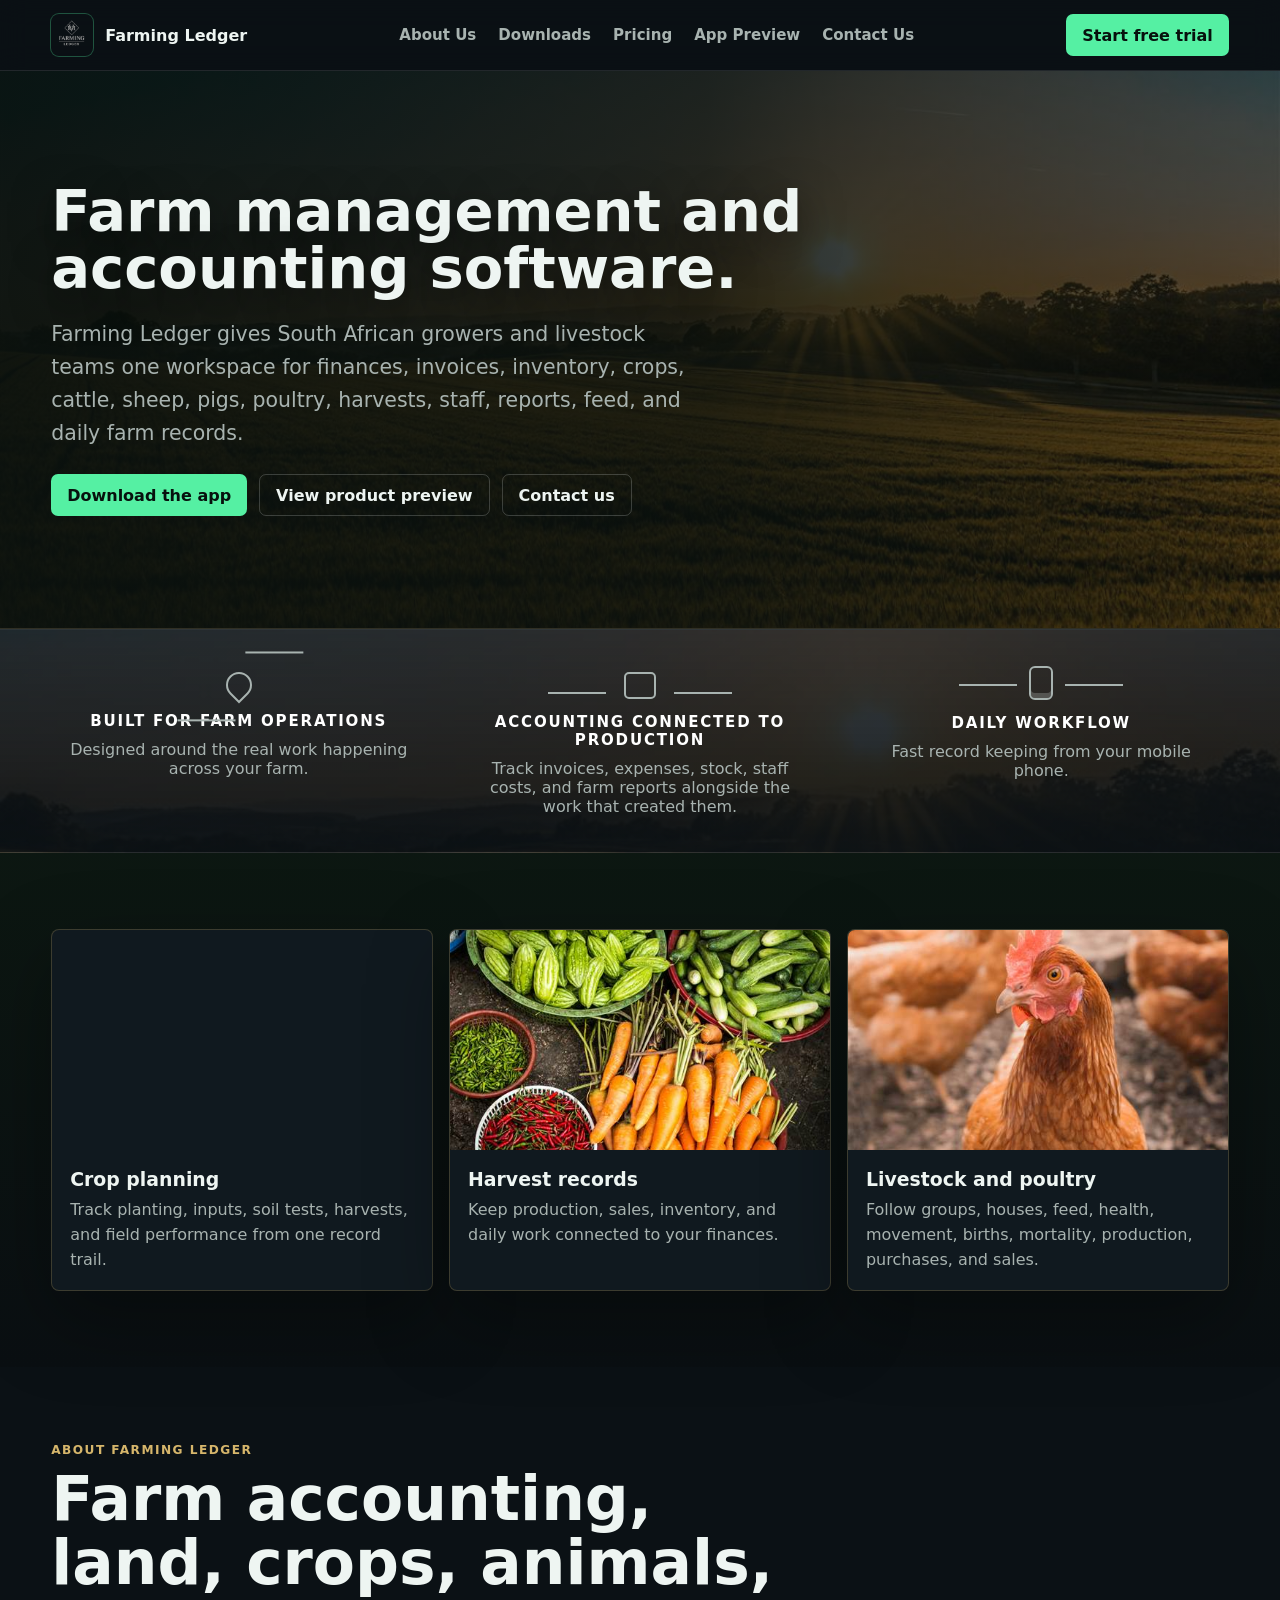
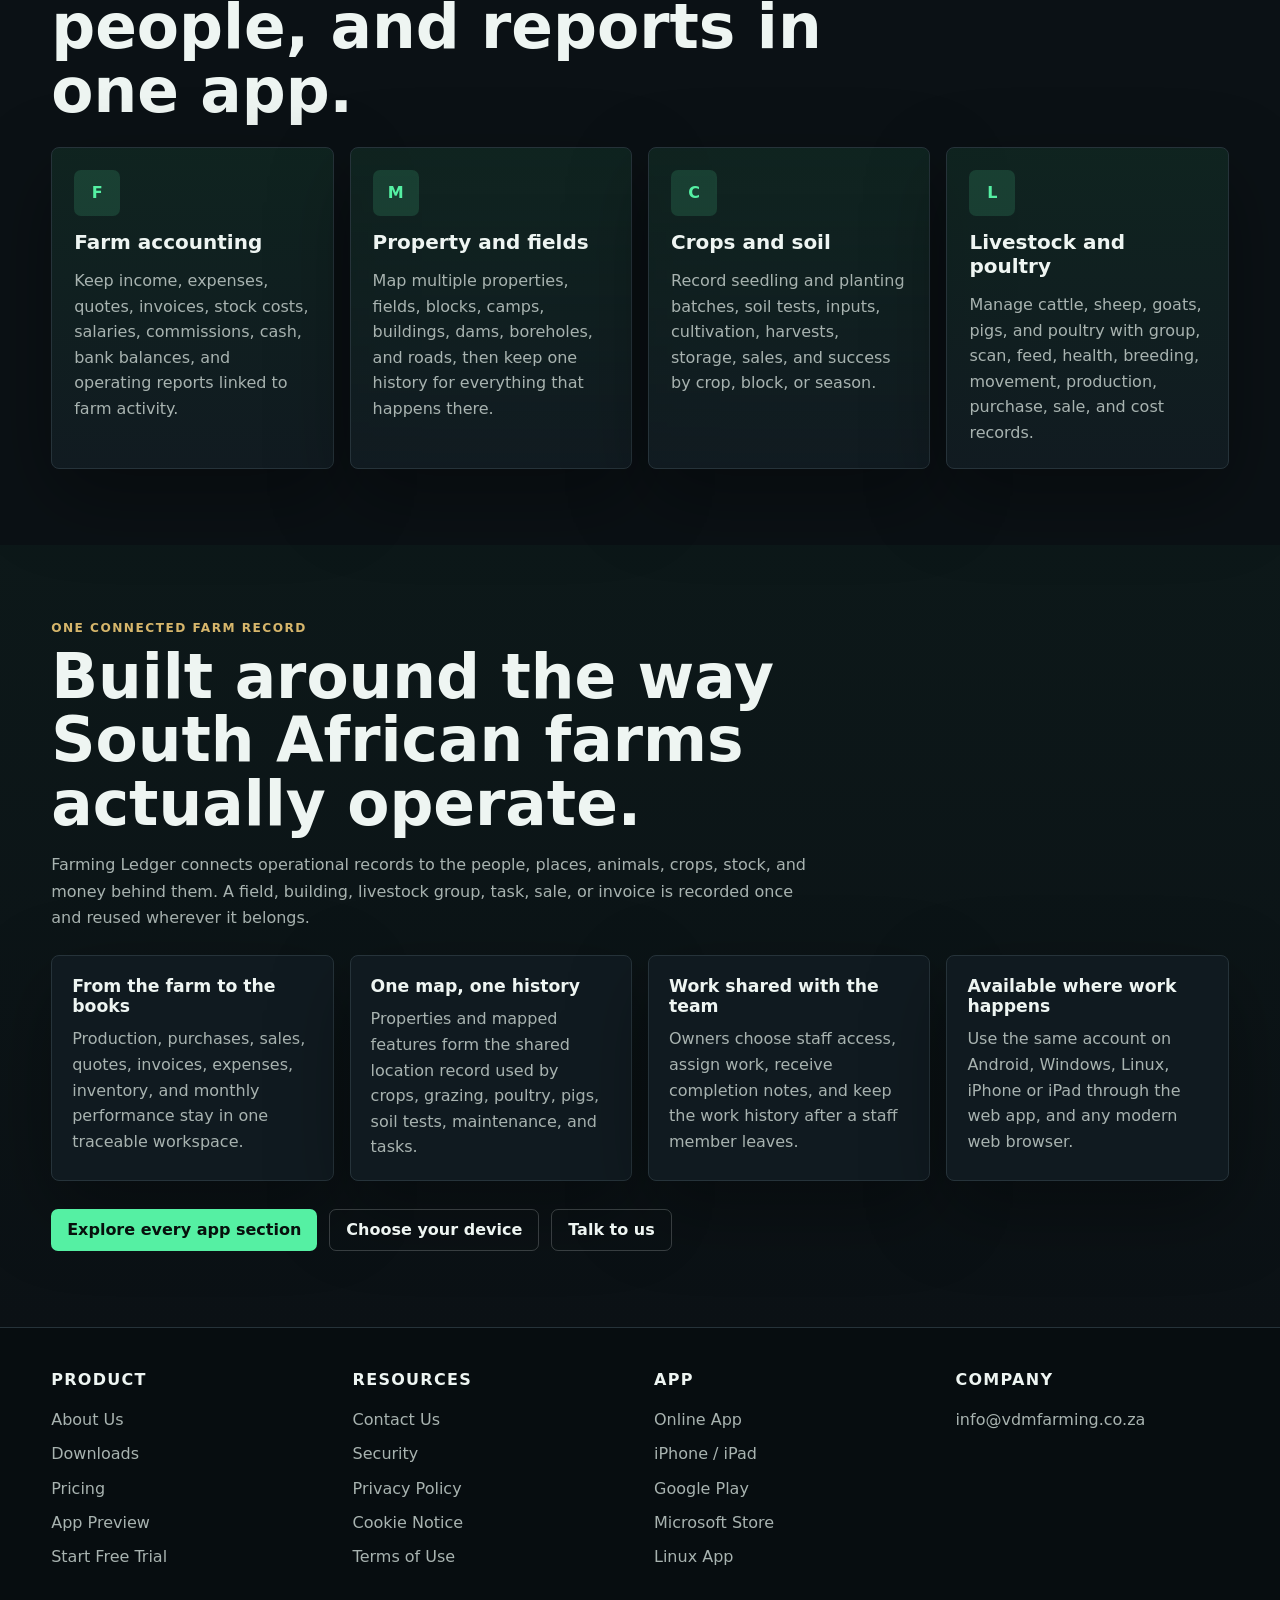
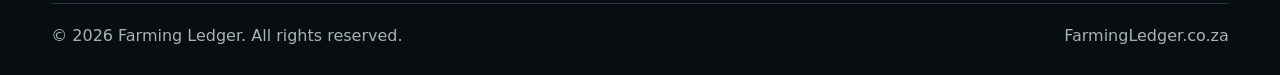
<file: index.html>
<!doctype html>
<html lang="en">
  <head>
    <meta charset="utf-8">
    <meta name="viewport" content="width=device-width, initial-scale=1">
    <meta name="description" content="Learn about Farming Ledger, South African farm management and accounting software for crops, livestock, poultry, maps, staff, tasks, inventory, invoices, and reports.">
    <meta name="robots" content="index,follow,max-image-preview:large">
    <link rel="canonical" href="https://farmingledger.co.za/">
    <meta property="og:type" content="website">
    <meta property="og:site_name" content="Farming Ledger">
    <meta property="og:title" content="About Farming Ledger | Farm Management Software">
    <meta property="og:description" content="One connected workspace for South African farm records, accounting, crops, livestock, poultry, maps, staff, tasks, and reports.">
    <meta property="og:url" content="https://farmingledger.co.za/">
    <meta property="og:image" content="https://farmingledger.co.za/assets/hero-field-1200.jpg">
    <meta name="twitter:card" content="summary_large_image">
    <title>About Farming Ledger | Farm Management Software</title>
    <link rel="icon" href="assets/farming-ledger-logo.png">
    <link rel="manifest" href="site.webmanifest">
    <meta name="theme-color" content="#0b1115">
    <link rel="preload" as="image" href="assets/hero-field-800.jpg" imagesrcset="assets/hero-field-800.jpg 800w, assets/hero-field-1200.jpg 1200w" imagesizes="100vw" fetchpriority="high">
    <link rel="stylesheet" href="styles.css?v=25">
    <script type="application/ld+json">
      {
        "@context": "https://schema.org",
        "@graph": [
          {
            "@type": "Organization",
            "@id": "https://farmingledger.co.za/#organization",
            "name": "Farming Ledger",
            "legalName": "Van Der Merwe Collections",
            "url": "https://farmingledger.co.za/",
            "logo": "https://farmingledger.co.za/assets/farming-ledger-logo.png",
            "email": "info@vdmfarming.co.za",
            "address": {
              "@type": "PostalAddress",
              "streetAddress": "Plot 25 Kromdraai",
              "addressLocality": "Bela-Bela",
              "addressRegion": "Limpopo",
              "postalCode": "0480",
              "addressCountry": "ZA"
            }
          },
          {
            "@type": "WebSite",
            "@id": "https://farmingledger.co.za/#website",
            "url": "https://farmingledger.co.za/",
            "name": "Farming Ledger",
            "alternateName": "Farming Ledger South Africa",
            "publisher": { "@id": "https://farmingledger.co.za/#organization" },
            "inLanguage": "en-ZA"
          },
          {
            "@type": "SoftwareApplication",
            "@id": "https://farmingledger.co.za/#software",
            "name": "Farming Ledger",
            "applicationCategory": "BusinessApplication",
            "operatingSystem": "Web browser, Android, Windows, Linux, iOS browser",
            "softwareVersion": "1.0.47",
            "url": "https://farmingledger.co.za/",
            "description": "South African farm management and accounting software for crops, livestock, poultry, property maps, staff, tasks, invoices, inventory, vehicles, suppliers, customers, and reports.",
            "publisher": { "@id": "https://farmingledger.co.za/#organization" },
            "audience": { "@type": "Audience", "audienceType": "South African farmers and farm teams" },
            "screenshot": "https://farmingledger.co.za/assets/app-preview/dashboard.png",
            "featureList": [
              "Farm accounting and financial reports",
              "Crop, soil, field, and planting records",
              "Cattle, sheep, pigs, and poultry records",
              "Property mapping and land history",
              "Farm tasks and staff access",
              "Inventory, vehicles, suppliers, and customers"
            ],
            "offers": { "@type": "Offer", "price": "150", "priceCurrency": "ZAR", "url": "https://farmingledger.co.za/pricing.html" }
          }
        ]
      }
    </script>
  </head>
  <body>
    <header class="site-header">
      <a class="brand" href="index.html" aria-label="Farming Ledger home">
        <img src="assets/farming-ledger-logo.png" alt="" class="brand-logo" width="42" height="42">
        <span>Farming Ledger</span>
      </a>
      <nav aria-label="Main navigation">
        <a href="index.html" aria-current="page">About Us</a>
        <a href="downloads.html">Downloads</a>
        <a href="pricing.html">Pricing</a>
        <a href="app-preview.html">App Preview</a>
        <a href="contact.html">Contact Us</a>
      </nav>
      <a class="header-action" href="https://farmingledger.co.za/app/">Start free trial</a>
    </header>

    <main id="top">
      <section class="hero" aria-labelledby="heroTitle">
        <picture class="hero-media" aria-hidden="true">
          <source srcset="assets/hero-field-800.jpg 800w, assets/hero-field-1200.jpg 1200w" sizes="100vw">
          <img src="assets/hero-field-800.jpg" alt="" width="800" height="450" fetchpriority="high" decoding="sync">
        </picture>
        <div class="hero-copy-block">
          <h1 id="heroTitle">Farm management and accounting software.</h1>
          <p class="hero-copy">Farming Ledger gives South African growers and livestock teams one workspace for finances, invoices, inventory, crops, cattle, sheep, pigs, poultry, harvests, staff, reports, feed, and daily farm records.</p>
          <div class="hero-actions">
            <a class="primary-action" href="downloads.html">Download the app</a>
            <a class="secondary-action" href="app-preview.html">View product preview</a>
            <a class="secondary-action" href="contact.html">Contact us</a>
          </div>
        </div>
      </section>

      <section id="platform" class="platform-strip" aria-label="Platform highlights">
        <article><span class="platform-icon field-icon" aria-hidden="true"></span><strong>Built for farm operations</strong><span>Designed around the real work happening across your farm.</span></article>
        <article><span class="platform-icon finance-icon" aria-hidden="true"></span><strong>Accounting connected to production</strong><span>Track invoices, expenses, stock, staff costs, and farm reports alongside the work that created them.</span></article>
        <article><span class="platform-icon phone-icon" aria-hidden="true"></span><strong>Daily workflow</strong><span>Fast record keeping from your mobile phone.</span></article>
      </section>

      <section class="farm-gallery" aria-label="Agricultural operations">
        <article>
          <img src="assets/gallery-crops-520.jpg" srcset="assets/gallery-crops-360.jpg 360w, assets/gallery-crops-520.jpg 520w, assets/gallery-crops-720.jpg 720w" sizes="(max-width: 760px) calc(100vw - 36px), 31vw" width="520" height="347" loading="lazy" decoding="async" alt="Crop fields">
          <div><strong>Crop planning</strong><span>Track planting, inputs, soil tests, harvests, and field performance from one record trail.</span></div>
        </article>
        <article>
          <img src="assets/gallery-harvest-520.jpg" srcset="assets/gallery-harvest-360.jpg 360w, assets/gallery-harvest-520.jpg 520w, assets/gallery-harvest-720.jpg 720w" sizes="(max-width: 760px) calc(100vw - 36px), 31vw" width="520" height="347" loading="lazy" decoding="async" alt="Fresh produce">
          <div><strong>Harvest records</strong><span>Keep production, sales, inventory, and daily work connected to your finances.</span></div>
        </article>
        <article>
          <img src="assets/gallery-poultry-520.jpg" srcset="assets/gallery-poultry-360.jpg 360w, assets/gallery-poultry-520.jpg 520w, assets/gallery-poultry-720.jpg 720w" sizes="(max-width: 760px) calc(100vw - 36px), 31vw" width="520" height="347" loading="lazy" decoding="async" alt="Poultry farm">
          <div><strong>Livestock and poultry</strong><span>Follow groups, houses, feed, health, movement, births, mortality, production, purchases, and sales.</span></div>
        </article>
      </section>

      <section id="modules" class="section">
        <div class="section-heading"><p class="eyebrow">About Farming Ledger</p><h2>Farm accounting, land, crops, animals, people, and reports in one app.</h2></div>
        <div class="module-grid">
          <article class="module-card"><span class="module-icon">F</span><h3>Farm accounting</h3><p>Keep income, expenses, quotes, invoices, stock costs, salaries, commissions, cash, bank balances, and operating reports linked to farm activity.</p></article>
          <article class="module-card"><span class="module-icon">M</span><h3>Property and fields</h3><p>Map multiple properties, fields, blocks, camps, buildings, dams, boreholes, and roads, then keep one history for everything that happens there.</p></article>
          <article class="module-card"><span class="module-icon">C</span><h3>Crops and soil</h3><p>Record seedling and planting batches, soil tests, inputs, cultivation, harvests, storage, sales, and success by crop, block, or season.</p></article>
          <article class="module-card"><span class="module-icon">L</span><h3>Livestock and poultry</h3><p>Manage cattle, sheep, goats, pigs, and poultry with group, scan, feed, health, breeding, movement, production, purchase, sale, and cost records.</p></article>
        </div>
      </section>

      <section class="about-detail-section" aria-labelledby="aboutDetailTitle">
        <div class="section-heading">
          <p class="eyebrow">One connected farm record</p>
          <h2 id="aboutDetailTitle">Built around the way South African farms actually operate.</h2>
          <p>Farming Ledger connects operational records to the people, places, animals, crops, stock, and money behind them. A field, building, livestock group, task, sale, or invoice is recorded once and reused wherever it belongs.</p>
        </div>
        <div class="about-detail-grid">
          <article><strong>From the farm to the books</strong><p>Production, purchases, sales, quotes, invoices, expenses, inventory, and monthly performance stay in one traceable workspace.</p></article>
          <article><strong>One map, one history</strong><p>Properties and mapped features form the shared location record used by crops, grazing, poultry, pigs, soil tests, maintenance, and tasks.</p></article>
          <article><strong>Work shared with the team</strong><p>Owners choose staff access, assign work, receive completion notes, and keep the work history after a staff member leaves.</p></article>
          <article><strong>Available where work happens</strong><p>Use the same account on Android, Windows, Linux, iPhone or iPad through the web app, and any modern web browser.</p></article>
        </div>
        <div class="about-actions"><a class="primary-action" href="app-preview.html">Explore every app section</a><a class="secondary-action" href="downloads.html">Choose your device</a><a class="secondary-action" href="contact.html">Talk to us</a></div>
      </section>
    </main>

    <footer class="site-footer">
      <div class="footer-grid">
        <section><h2>Product</h2><a href="index.html">About Us</a><a href="downloads.html">Downloads</a><a href="pricing.html">Pricing</a><a href="app-preview.html">App Preview</a><a href="https://farmingledger.co.za/app/">Start Free Trial</a></section>
        <section><h2>Resources</h2><a href="contact.html">Contact Us</a><a href="security.html">Security</a><a href="privacy-policy.html">Privacy Policy</a><a href="cookie-notice.html">Cookie Notice</a><a href="terms-of-use.html">Terms of Use</a></section>
        <section><h2>App</h2><a href="https://farmingledger.co.za/app/">Online App</a><a href="https://farmingledger.co.za/app/">iPhone / iPad</a><a href="https://play.google.com/store/apps/details?id=za.co.farmingledger.app">Google Play</a><a href="https://apps.microsoft.com/detail/9NXMZX1PF3FS">Microsoft Store</a><a href="https://farmingledger.co.za/downloads/farming-ledger-linux-app.tar.gz?v=1.0.47">Linux App</a></section>
        <section><h2>Company</h2><a href="mailto:info@vdmfarming.co.za">info@vdmfarming.co.za</a></section>
      </div>
      <div class="footer-bottom"><span>&copy; 2026 Farming Ledger. All rights reserved.</span><span>FarmingLedger.co.za</span></div>
    </footer>
    <script src="app.js?v=20"></script>
  </body>
</html>
</file>
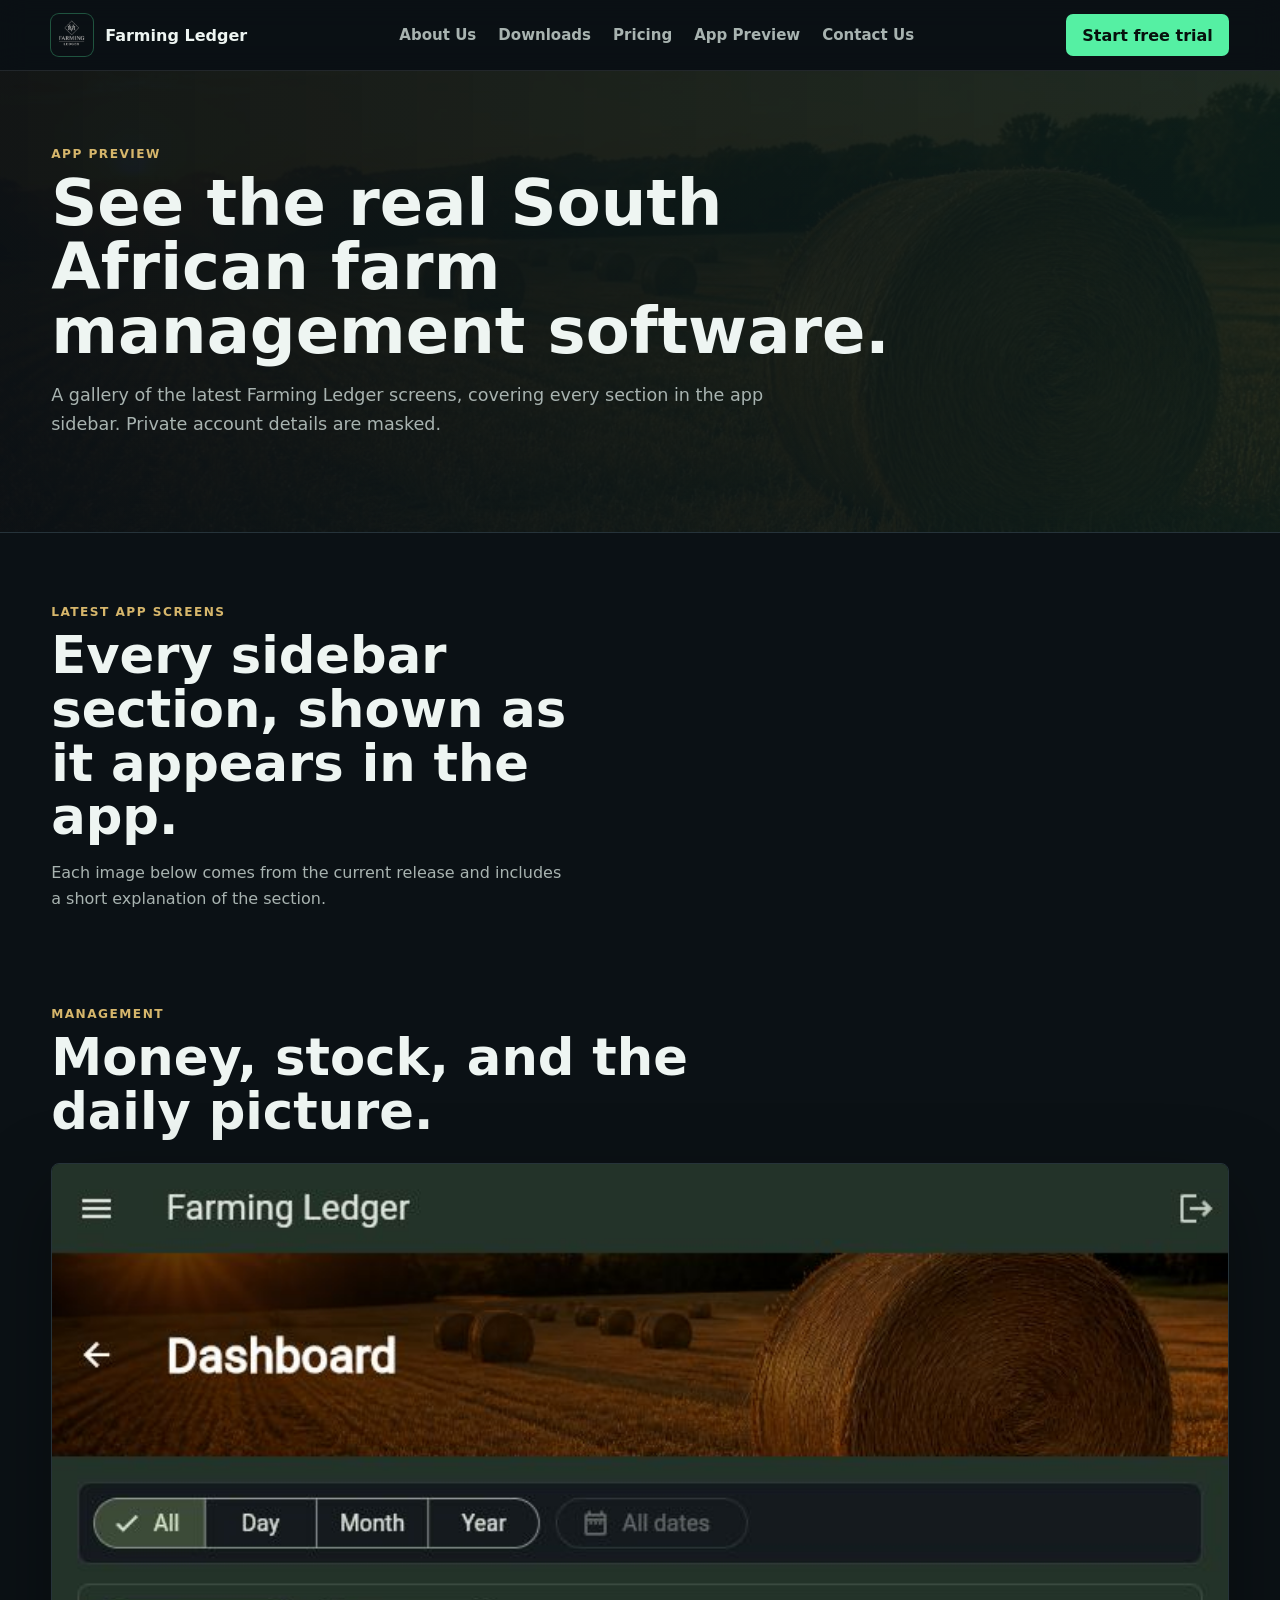
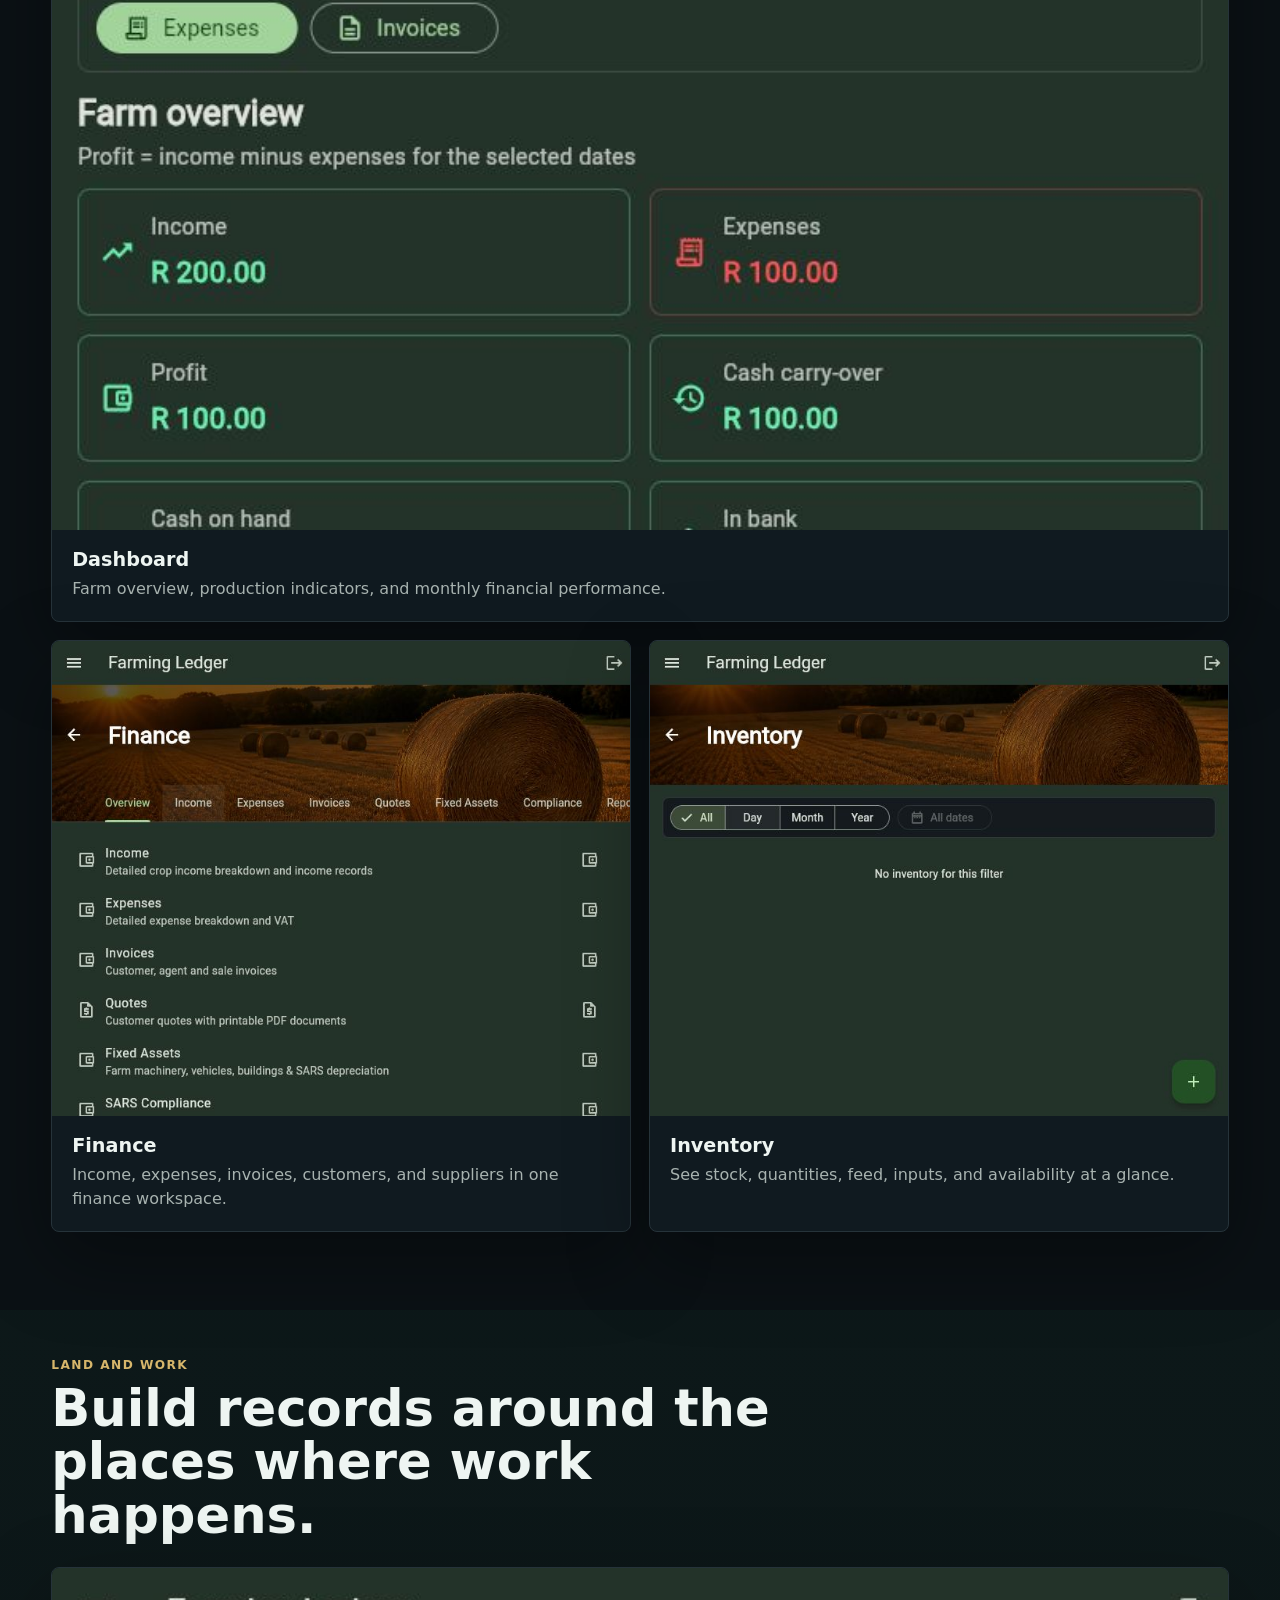
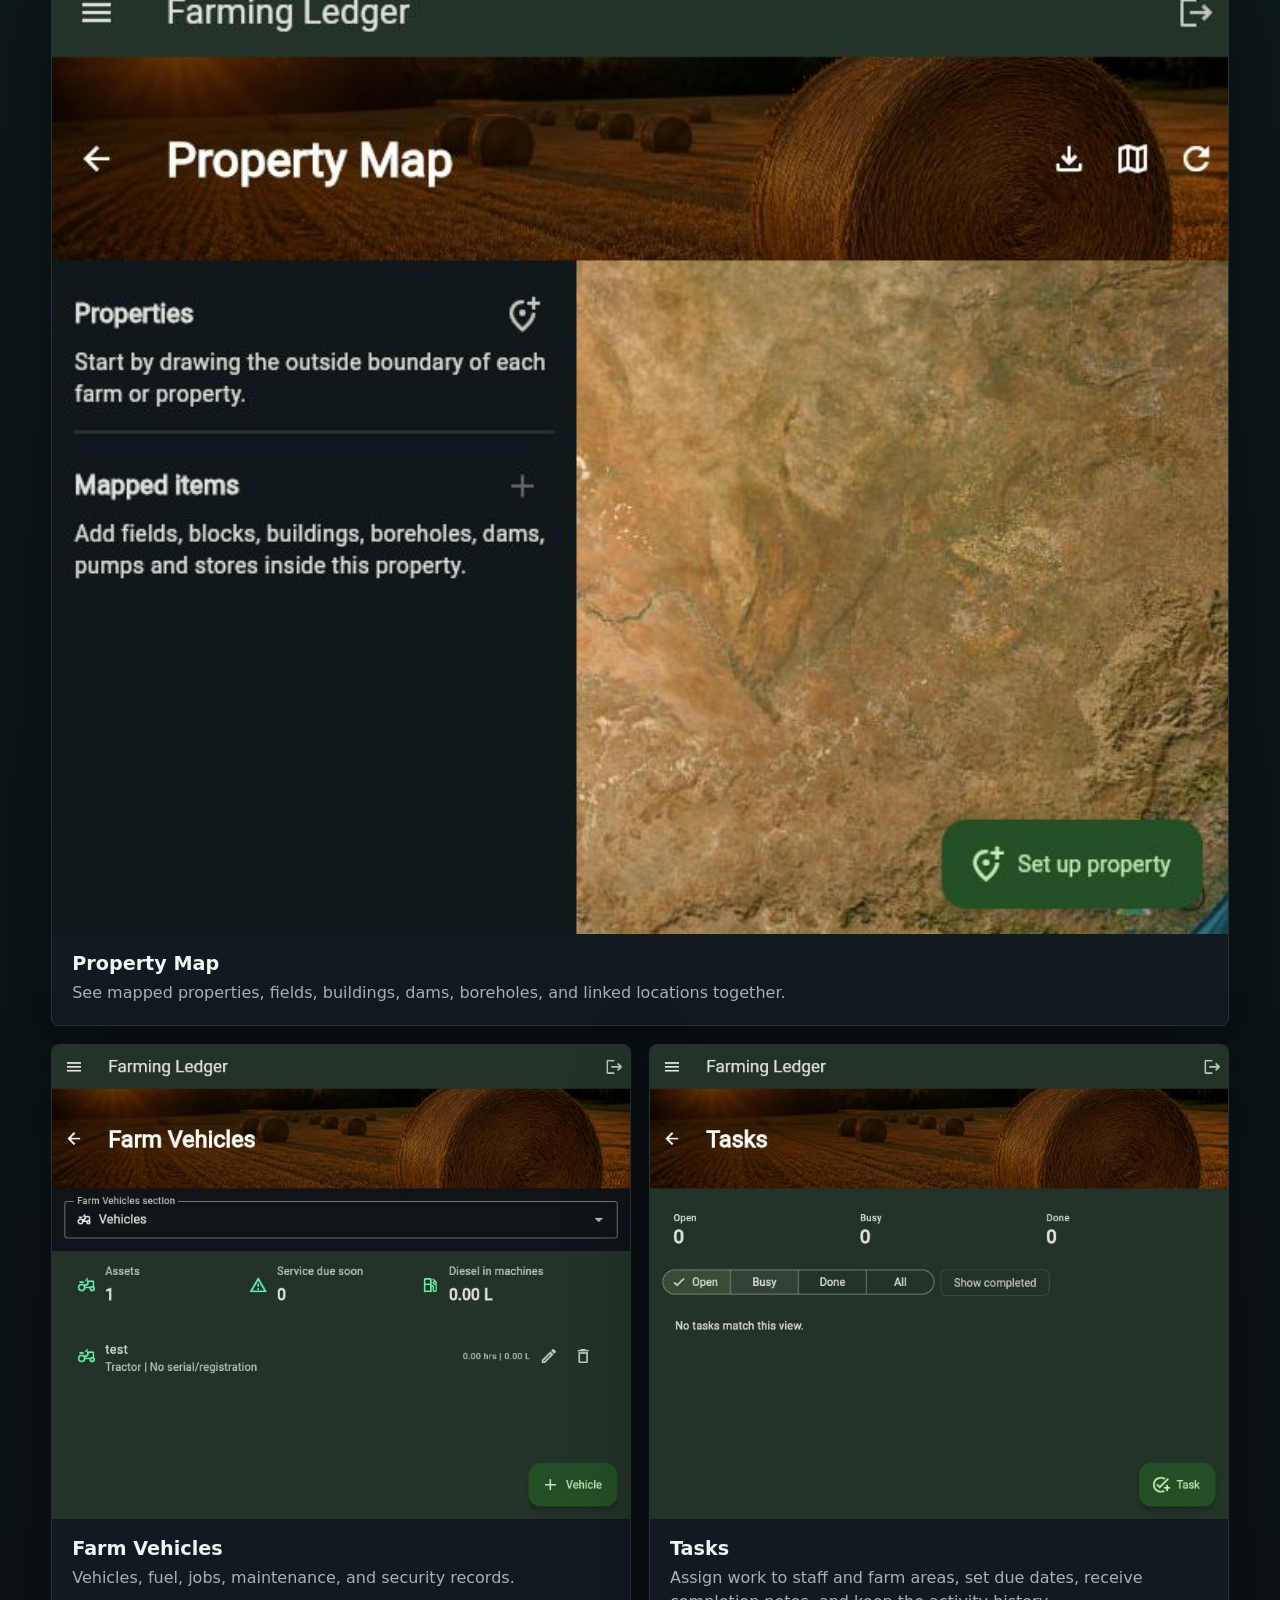
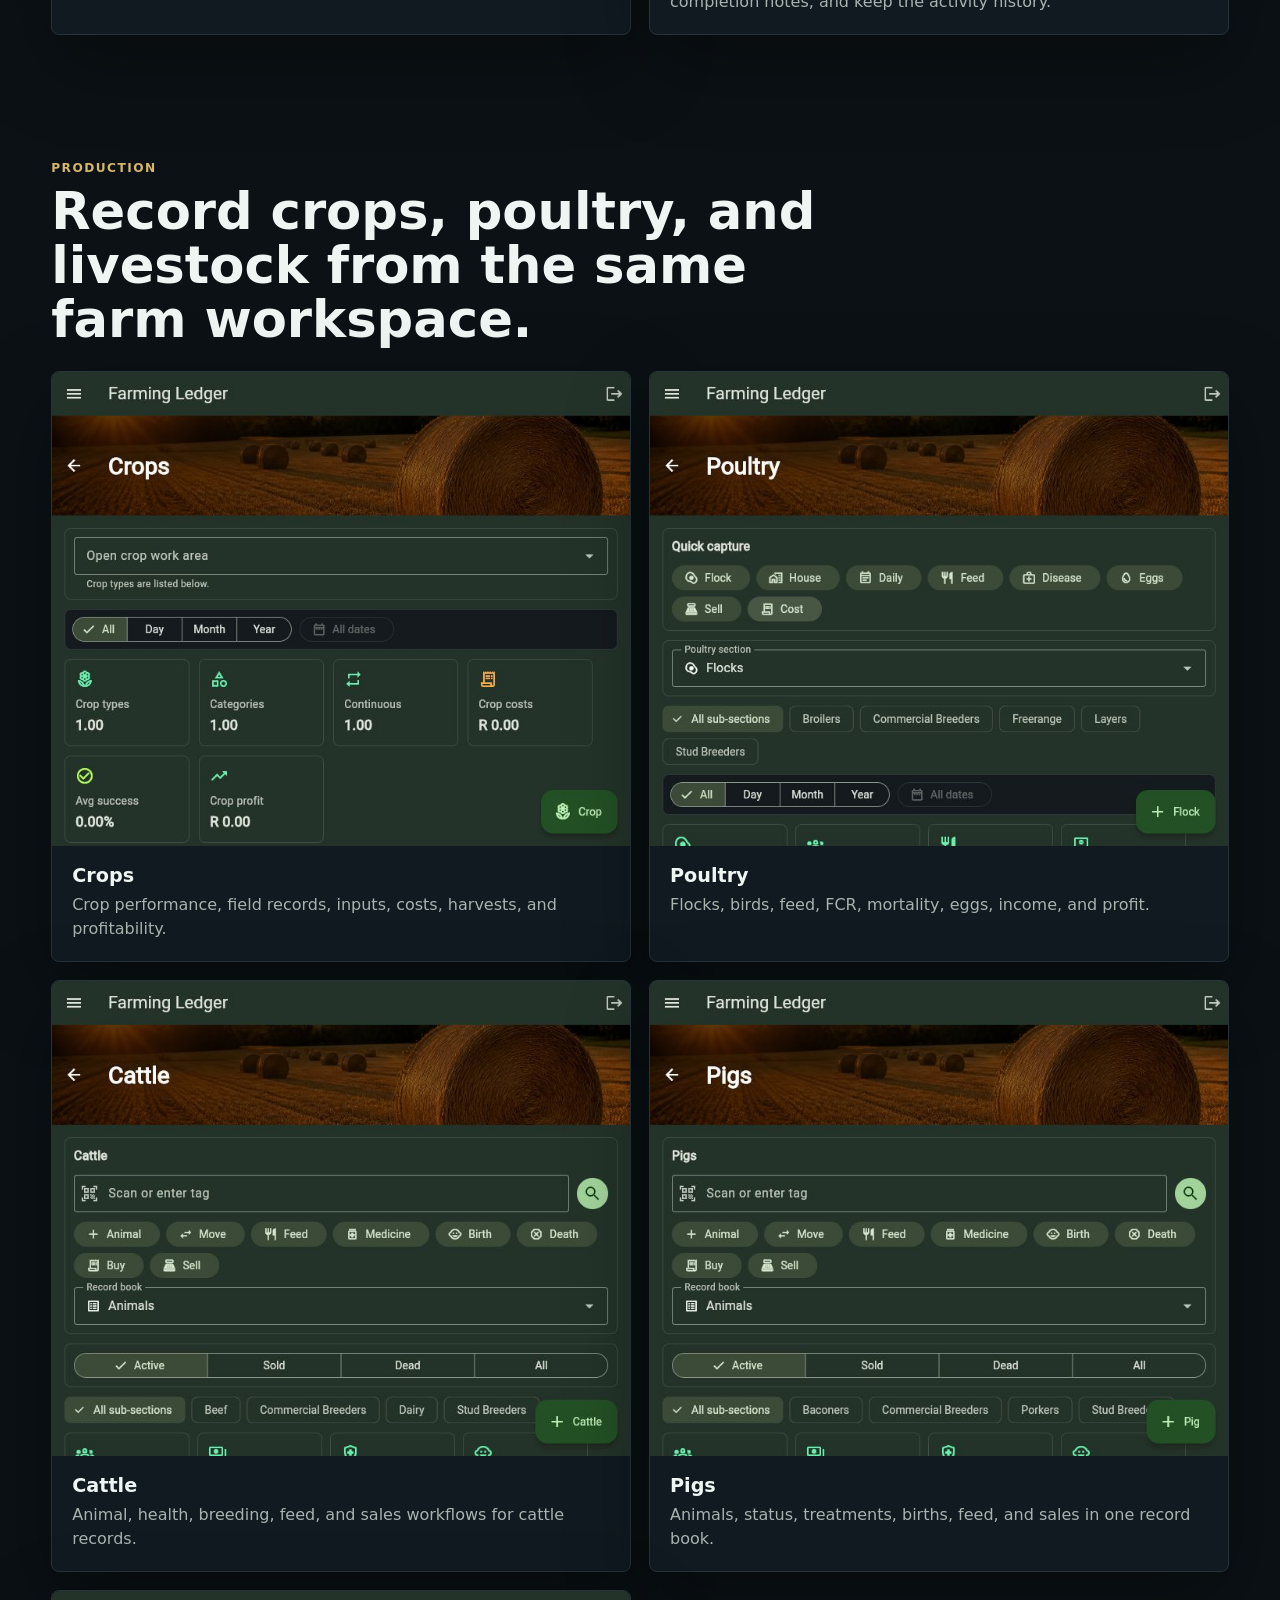
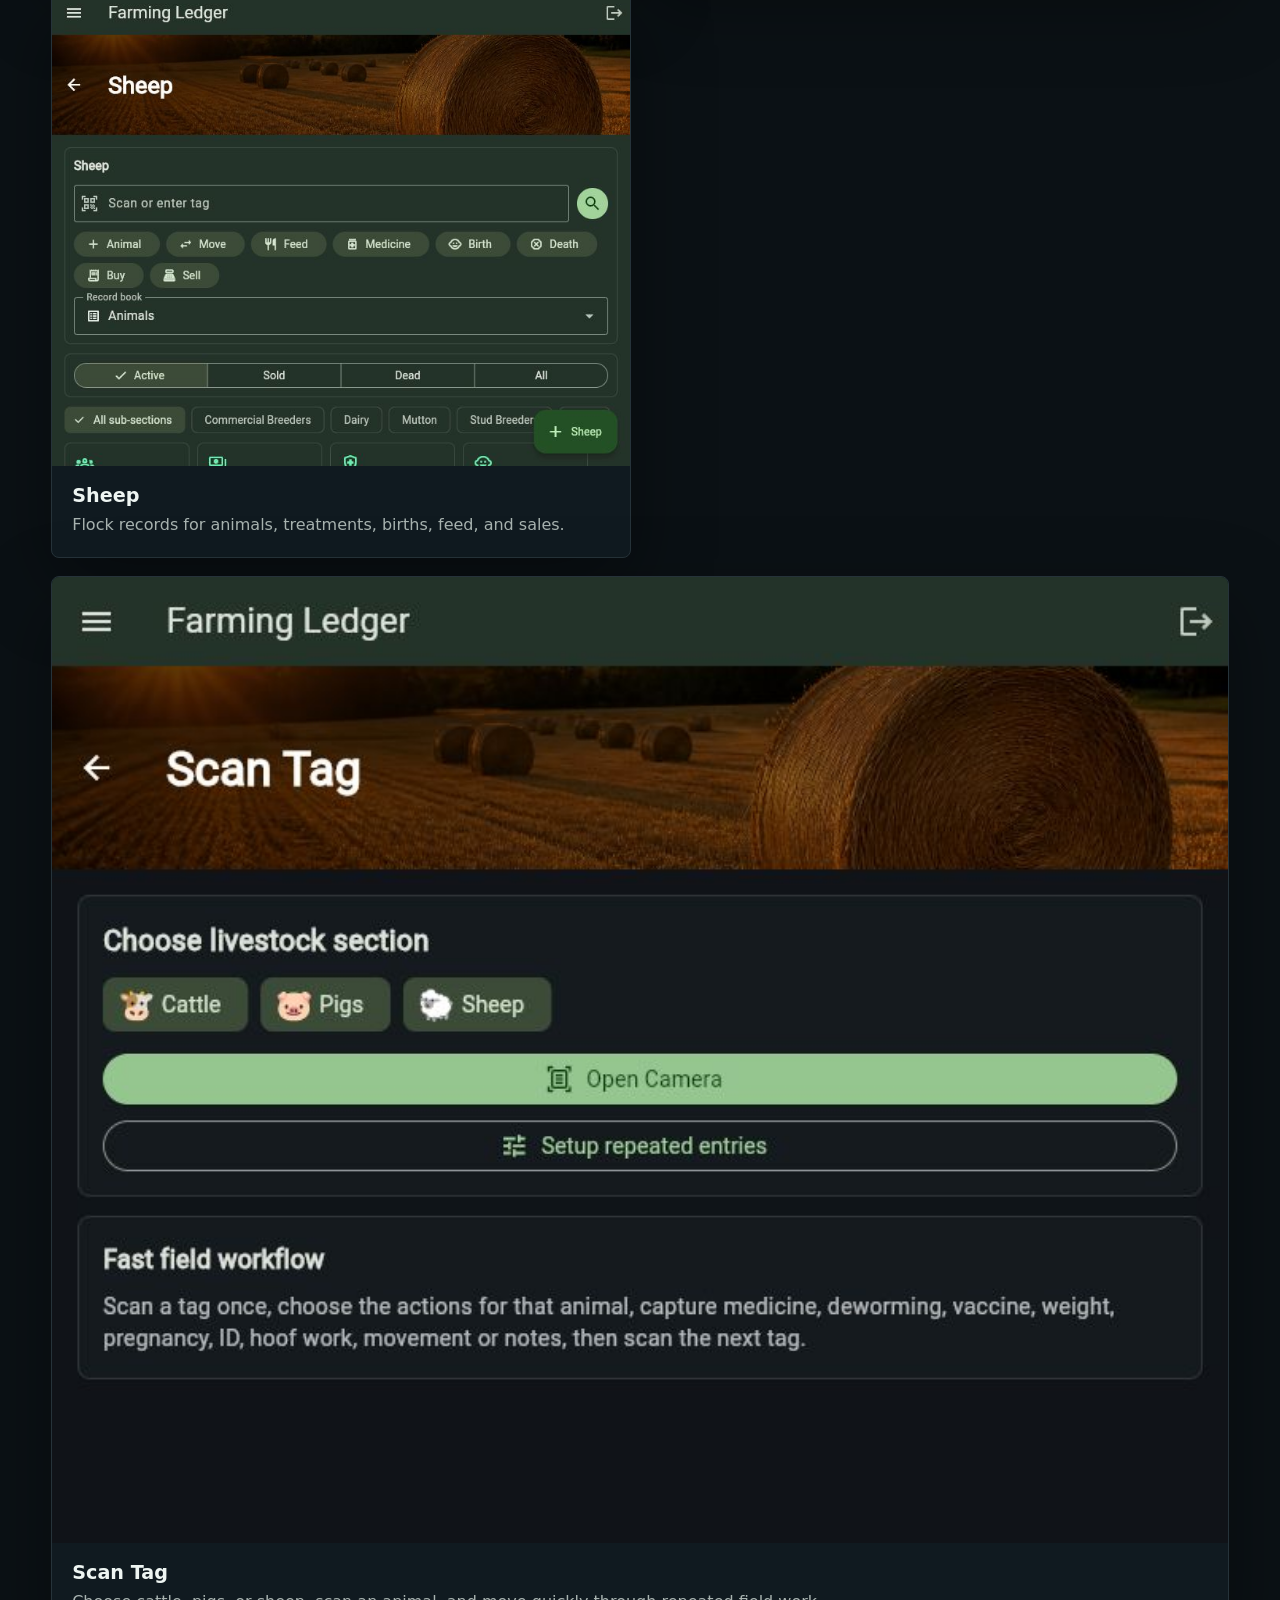
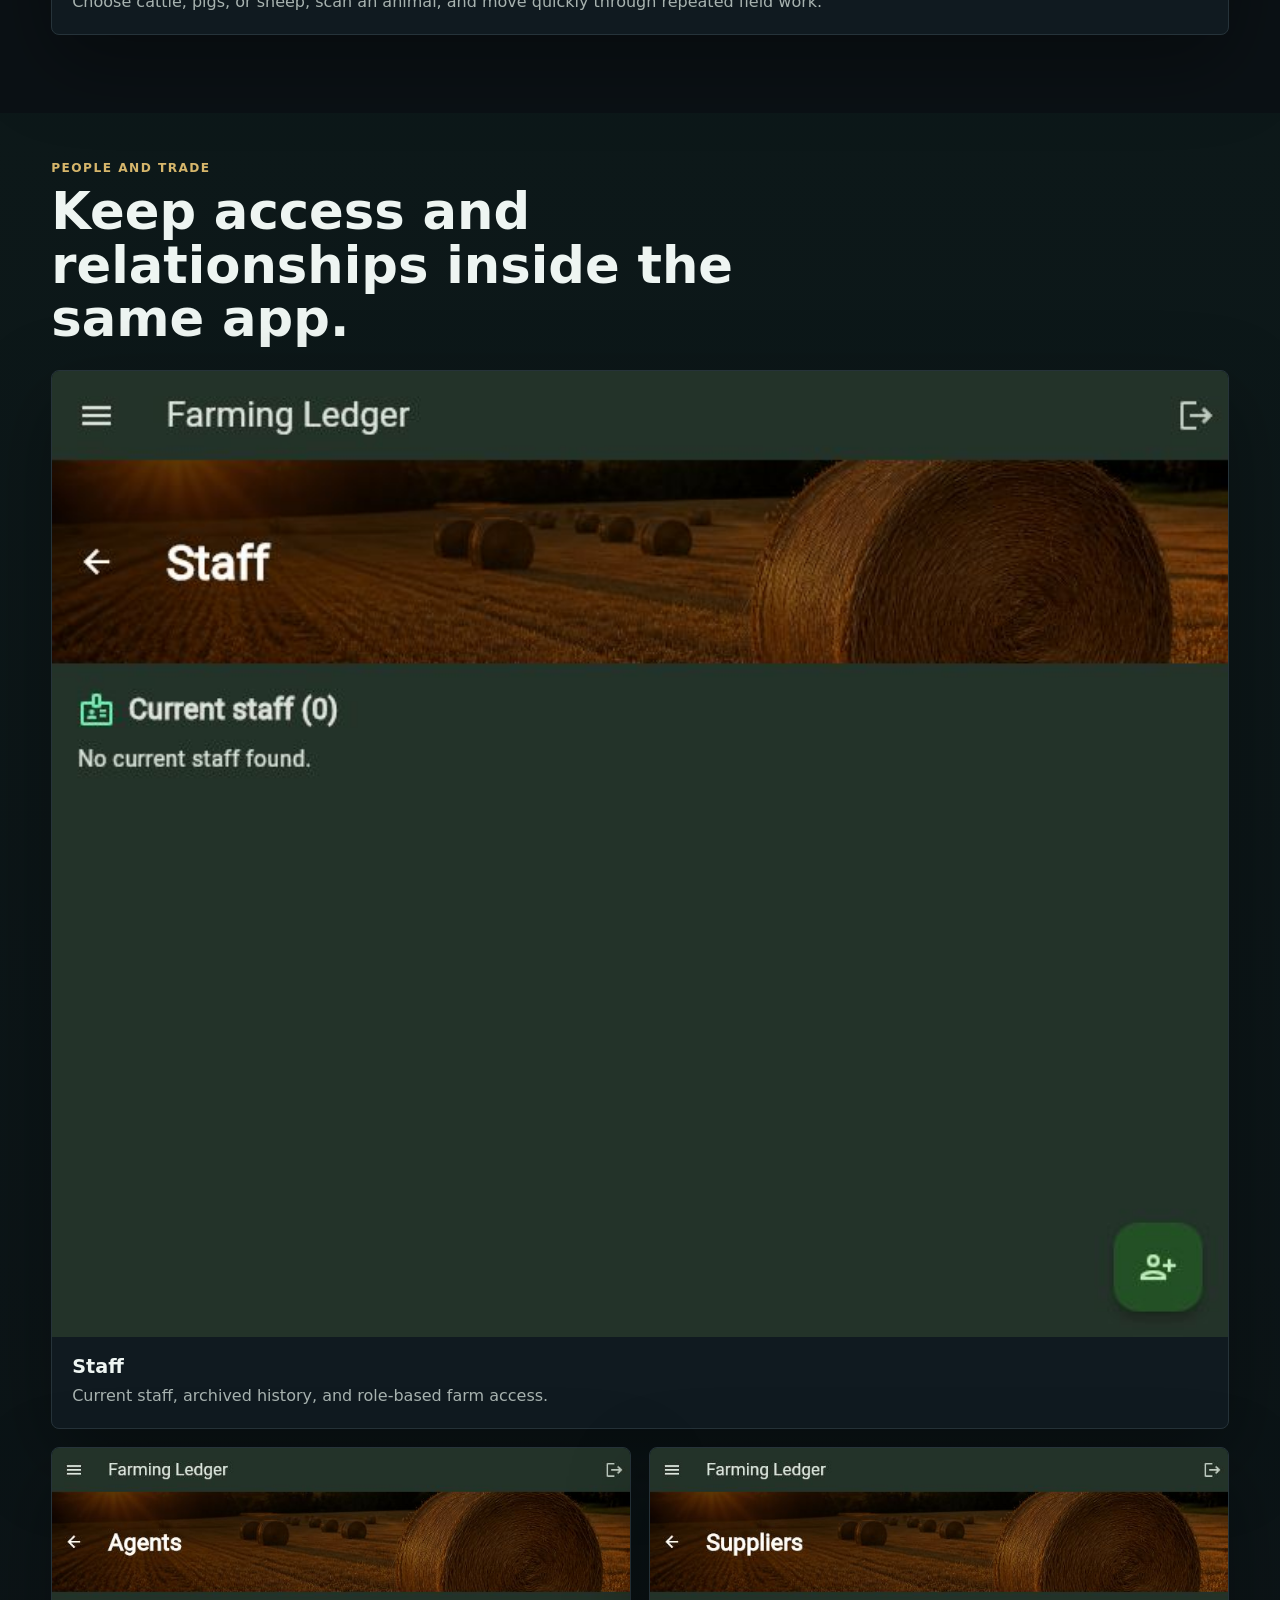
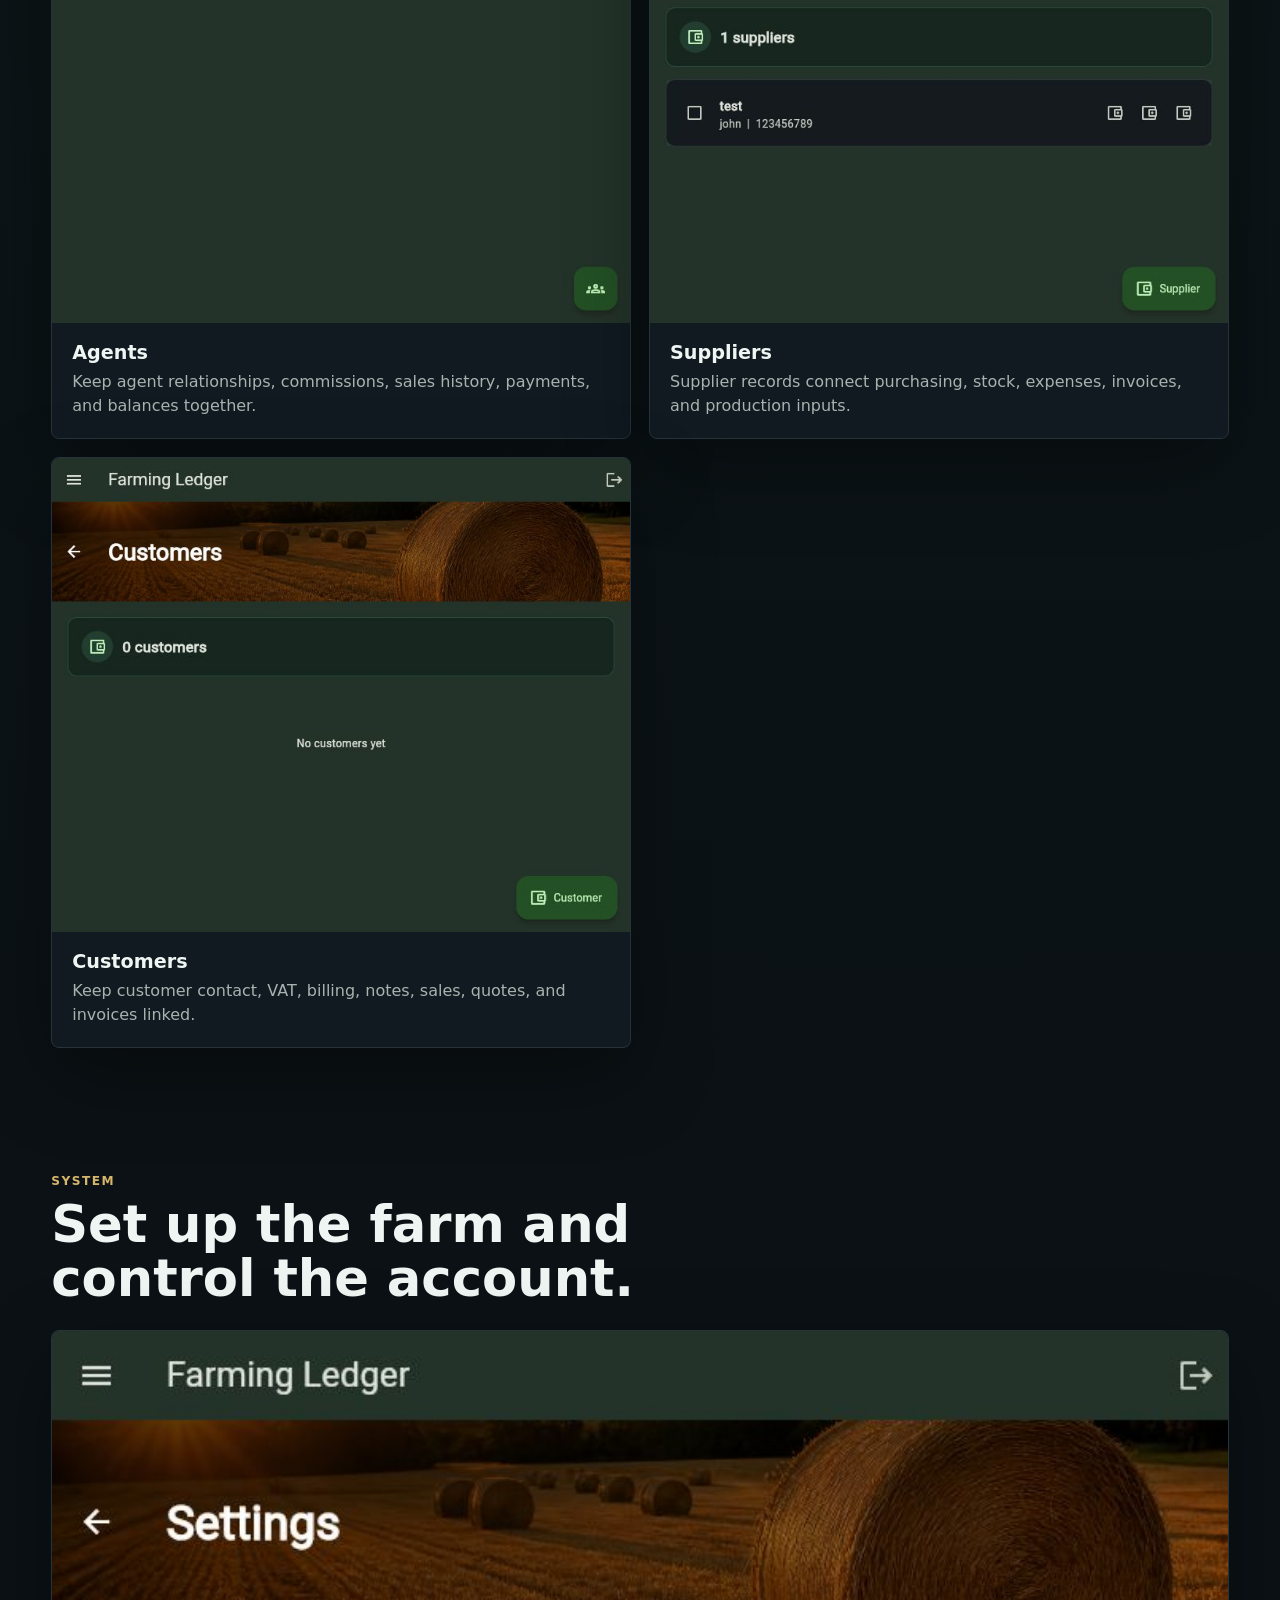
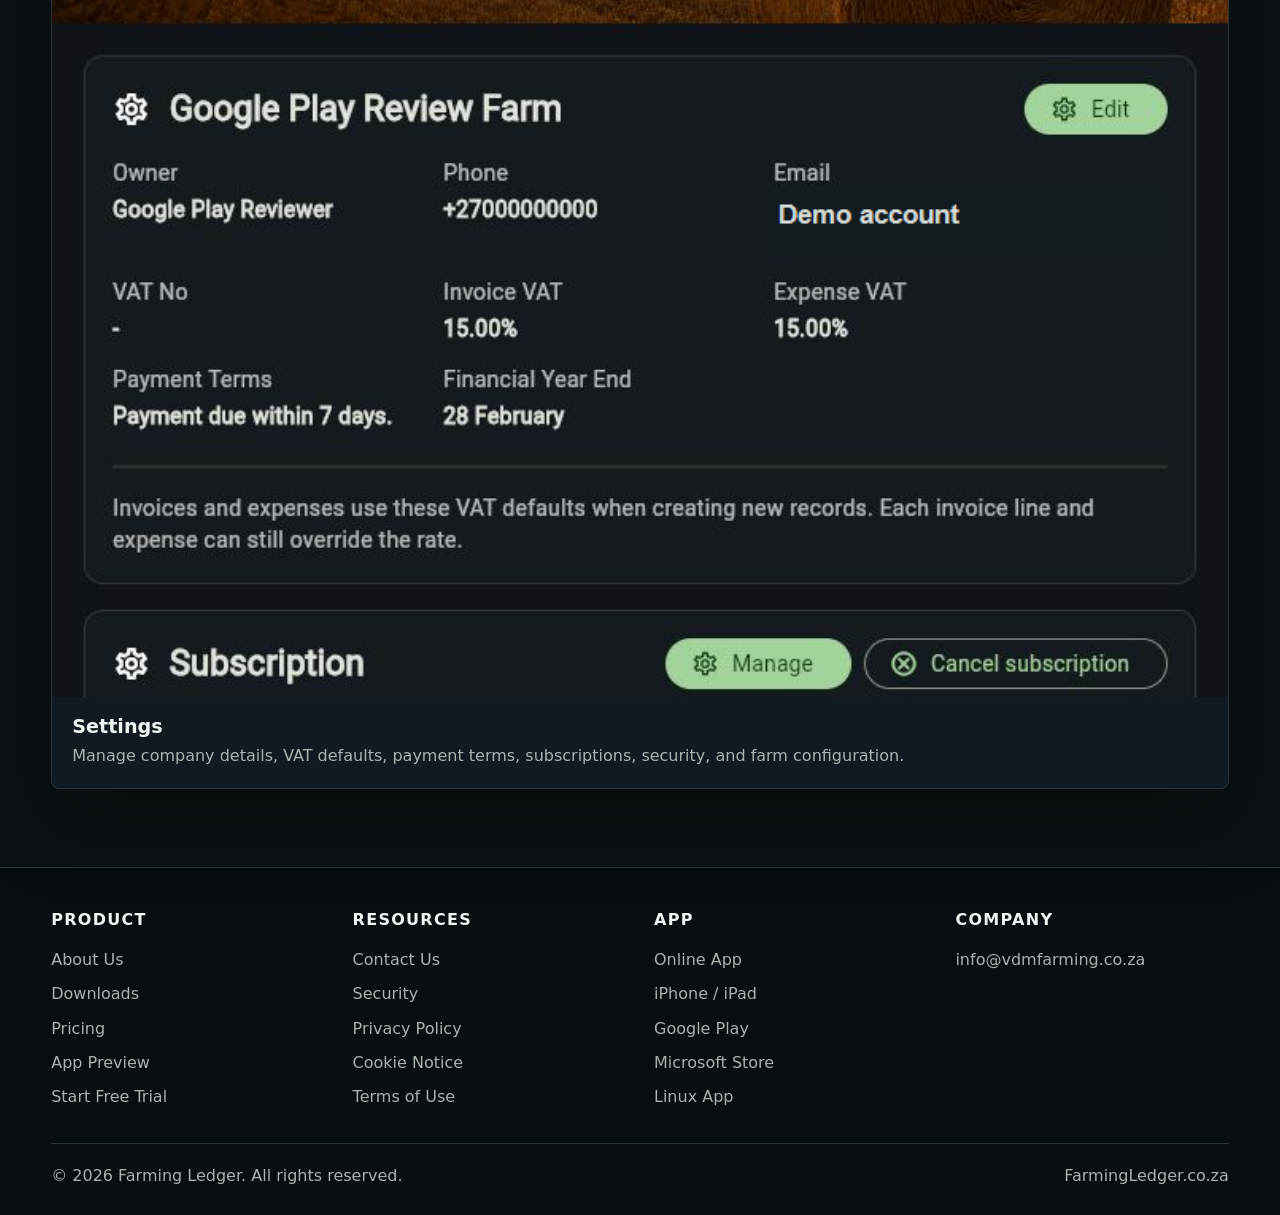
<file: app-preview.html>
<!doctype html>
<html lang="en">
  <head>
    <meta charset="utf-8">
    <meta name="viewport" content="width=device-width, initial-scale=1">
    <title>South African Farm Management Software Screens | Farming Ledger</title>
    <meta name="description" content="Explore real Farming Ledger farm management software screens for finance, crops, livestock, poultry, property maps, tasks, staff, inventory, vehicles, suppliers, and customers.">
    <meta name="robots" content="index,follow,max-image-preview:large">
    <link rel="canonical" href="https://farmingledger.co.za/app-preview.html">
    <meta property="og:type" content="website">
    <meta property="og:site_name" content="Farming Ledger">
    <meta property="og:title" content="South African Farm Management Software Screens | Farming Ledger">
    <meta property="og:description" content="See current, real Farming Ledger screens across every main app section before starting your trial.">
    <meta property="og:url" content="https://farmingledger.co.za/app-preview.html">
    <meta property="og:image" content="https://farmingledger.co.za/assets/app-preview/dashboard.png">
    <meta name="twitter:card" content="summary_large_image">
    <meta name="twitter:title" content="South African Farm Management Software Screens | Farming Ledger">
    <meta name="twitter:description" content="See current Farming Ledger screens for farm finance, crops, livestock, maps, tasks, staff, inventory, and trade records.">
    <meta name="twitter:image" content="https://farmingledger.co.za/assets/app-preview/dashboard.png">
    <link rel="icon" href="assets/farming-ledger-logo.png">
    <link rel="manifest" href="site.webmanifest">
    <meta name="theme-color" content="#0b1115">
    <link rel="stylesheet" href="styles.css?v=26">
    <script type="application/ld+json">
      {
        "@context": "https://schema.org",
        "@graph": [
          {
            "@type": "BreadcrumbList",
            "@id": "https://farmingledger.co.za/app-preview.html#breadcrumbs",
            "itemListElement": [
              { "@type": "ListItem", "position": 1, "name": "About Us", "item": "https://farmingledger.co.za/" },
              { "@type": "ListItem", "position": 2, "name": "App Preview", "item": "https://farmingledger.co.za/app-preview.html" }
            ]
          },
          {
            "@type": "SoftwareApplication",
            "@id": "https://farmingledger.co.za/#software",
            "name": "Farming Ledger",
            "applicationCategory": "BusinessApplication",
            "operatingSystem": "Web browser, Android, Windows, Linux, iOS browser",
            "softwareVersion": "1.0.47",
            "url": "https://farmingledger.co.za/app-preview.html",
            "description": "South African farm management and accounting software for finances, crops, livestock, poultry, property maps, tasks, staff, inventory, vehicles, suppliers, customers, and reports.",
            "audience": { "@type": "Audience", "audienceType": "South African farmers and farm teams" },
            "screenshot": [
              "https://farmingledger.co.za/assets/app-preview/dashboard.png",
              "https://farmingledger.co.za/assets/app-preview/finance.png",
              "https://farmingledger.co.za/assets/app-preview/inventory.png",
              "https://farmingledger.co.za/assets/app-preview/property-map.png",
              "https://farmingledger.co.za/assets/app-preview/farm-vehicles.png",
              "https://farmingledger.co.za/assets/app-preview/tasks.png",
              "https://farmingledger.co.za/assets/app-preview/crops.png",
              "https://farmingledger.co.za/assets/app-preview/poultry.png",
              "https://farmingledger.co.za/assets/app-preview/cattle.png",
              "https://farmingledger.co.za/assets/app-preview/pigs.png",
              "https://farmingledger.co.za/assets/app-preview/sheep.png",
              "https://farmingledger.co.za/assets/app-preview/scan-tag.png",
              "https://farmingledger.co.za/assets/app-preview/staff.png",
              "https://farmingledger.co.za/assets/app-preview/agents.png",
              "https://farmingledger.co.za/assets/app-preview/suppliers.png",
              "https://farmingledger.co.za/assets/app-preview/customers.png",
              "https://farmingledger.co.za/assets/app-preview/settings.png"
            ],
            "featureList": [
              "Farm accounting and financial reports",
              "Crop, soil, field, and planting records",
              "Cattle, sheep, pigs, and poultry records",
              "Property mapping and land history",
              "Farm tasks and staff access",
              "Inventory, vehicles, suppliers, and customers"
            ],
            "offers": { "@type": "Offer", "price": "150", "priceCurrency": "ZAR", "url": "https://farmingledger.co.za/pricing.html" }
          }
        ]
      }
    </script>
  </head>
  <body>
    <header class="site-header">
      <a class="brand" href="index.html" aria-label="Farming Ledger home"><img class="brand-logo" src="assets/farming-ledger-logo.png" alt="" width="42" height="42"><span>Farming Ledger</span></a>
      <nav aria-label="Main navigation">
        <a href="index.html">About Us</a>
        <a href="downloads.html">Downloads</a>
        <a href="pricing.html">Pricing</a>
        <a href="app-preview.html" aria-current="page">App Preview</a>
        <a href="contact.html">Contact Us</a>
      </nav>
      <a class="header-action" href="https://farmingledger.co.za/app/">Start free trial</a>
    </header>

    <main>
      <section class="page-hero">
        <p class="eyebrow">App preview</p>
        <h1>See the real South African farm management software.</h1>
        <p>A gallery of the latest Farming Ledger screens, covering every section in the app sidebar. Private account details are masked.</p>
      </section>

      <section class="real-preview-intro" aria-labelledby="realScreensTitle">
        <div>
          <p class="eyebrow">Latest app screens</p>
          <h2 id="realScreensTitle">Every sidebar section, shown as it appears in the app.</h2>
          <p>Each image below comes from the current release and includes a short explanation of the section.</p>
        </div>
      </section>

      <section id="management" class="screen-group">
        <div class="screen-group-heading"><p class="eyebrow">Management</p><h2>Money, stock, and the daily picture.</h2></div>
        <div class="real-screen-grid">
          <figure class="real-screen-card real-screen-card-wide"><img src="assets/app-preview/dashboard.png" alt="Farming Ledger dashboard with income, expenses, profit, farm metrics, and monthly chart" loading="lazy"><figcaption><strong>Dashboard</strong><span>Farm overview, production indicators, and monthly financial performance.</span></figcaption></figure>
          <figure class="real-screen-card"><img src="assets/app-preview/finance.png" alt="Farming Ledger Finance screen with overview, income, expenses, invoices, customers, and suppliers" loading="lazy"><figcaption><strong>Finance</strong><span>Income, expenses, invoices, customers, and suppliers in one finance workspace.</span></figcaption></figure>
          <figure class="real-screen-card"><img src="assets/app-preview/inventory.png" alt="Farming Ledger inventory screen with stock items and quantities" loading="lazy"><figcaption><strong>Inventory</strong><span>See stock, quantities, feed, inputs, and availability at a glance.</span></figcaption></figure>
        </div>
      </section>

      <section id="land" class="screen-group alternate-screen-group">
        <div class="screen-group-heading"><p class="eyebrow">Land and work</p><h2>Build records around the places where work happens.</h2></div>
        <div class="real-screen-grid">
          <figure class="real-screen-card real-screen-card-wide"><img src="assets/app-preview/property-map.png" alt="Farming Ledger Property Map with satellite map, mapped items, fields, and farm sidebar" loading="lazy"><figcaption><strong>Property Map</strong><span>See mapped properties, fields, buildings, dams, boreholes, and linked locations together.</span></figcaption></figure>
          <figure class="real-screen-card"><img src="assets/app-preview/farm-vehicles.png" alt="Farming Ledger Farm Vehicles screen with vehicles, diesel storage, fuel log, jobs, maintenance, and security" loading="lazy"><figcaption><strong>Farm Vehicles</strong><span>Vehicles, fuel, jobs, maintenance, and security records.</span></figcaption></figure>
          <figure class="real-screen-card"><img src="assets/app-preview/tasks.png" alt="Farming Ledger Tasks screen for assigning farm work, due dates, locations, staff, and completion notes" loading="lazy"><figcaption><strong>Tasks</strong><span>Assign work to staff and farm areas, set due dates, receive completion notes, and keep the activity history.</span></figcaption></figure>
        </div>
      </section>

      <section id="production" class="screen-group">
        <div class="screen-group-heading"><p class="eyebrow">Production</p><h2>Record crops, poultry, and livestock from the same farm workspace.</h2></div>
        <div class="real-screen-grid">
          <figure class="real-screen-card"><img src="assets/app-preview/crops.png" alt="Farming Ledger Crops dashboard with crop types, costs, success, and profit" loading="lazy"><figcaption><strong>Crops</strong><span>Crop performance, field records, inputs, costs, harvests, and profitability.</span></figcaption></figure>
          <figure class="real-screen-card"><img src="assets/app-preview/poultry.png" alt="Farming Ledger Poultry dashboard with flocks, birds, feed, FCR, mortality, and eggs" loading="lazy"><figcaption><strong>Poultry</strong><span>Flocks, birds, feed, FCR, mortality, eggs, income, and profit.</span></figcaption></figure>
          <figure class="real-screen-card"><img src="assets/app-preview/cattle.png" alt="Farming Ledger Cattle screen with animals, health, breeding, feed, and sales sections" loading="lazy"><figcaption><strong>Cattle</strong><span>Animal, health, breeding, feed, and sales workflows for cattle records.</span></figcaption></figure>
          <figure class="real-screen-card"><img src="assets/app-preview/pigs.png" alt="Farming Ledger Pigs screen with animals, status filters, treatments, births, feed, and sales" loading="lazy"><figcaption><strong>Pigs</strong><span>Animals, status, treatments, births, feed, and sales in one record book.</span></figcaption></figure>
          <figure class="real-screen-card"><img src="assets/app-preview/sheep.png" alt="Farming Ledger Sheep screen with animals, treatments, births, feed, and sales" loading="lazy"><figcaption><strong>Sheep</strong><span>Flock records for animals, treatments, births, feed, and sales.</span></figcaption></figure>
          <figure class="real-screen-card real-screen-card-wide"><img src="assets/app-preview/scan-tag.png" alt="Farming Ledger Scan Tag screen with cattle, pigs, sheep, camera, and repeated entries" loading="lazy"><figcaption><strong>Scan Tag</strong><span>Choose cattle, pigs, or sheep, scan an animal, and move quickly through repeated field work.</span></figcaption></figure>
        </div>
      </section>

      <section id="people" class="screen-group alternate-screen-group">
        <div class="screen-group-heading"><p class="eyebrow">People and trade</p><h2>Keep access and relationships inside the same app.</h2></div>
        <div class="real-screen-grid">
          <figure class="real-screen-card real-screen-card-wide"><img src="assets/app-preview/staff.png" alt="Farming Ledger Staff screen with current staff and archived staff areas" loading="lazy"><figcaption><strong>Staff</strong><span>Current staff, archived history, and role-based farm access.</span></figcaption></figure>
          <figure class="real-screen-card"><img src="assets/app-preview/agents.png" alt="Farming Ledger Agents screen for agent relationships, commissions, sales history, payments, and balances" loading="lazy"><figcaption><strong>Agents</strong><span>Keep agent relationships, commissions, sales history, payments, and balances together.</span></figcaption></figure>
          <figure class="real-screen-card"><img src="assets/app-preview/suppliers.png" alt="Farming Ledger Suppliers screen with supplier records and statement actions" loading="lazy"><figcaption><strong>Suppliers</strong><span>Supplier records connect purchasing, stock, expenses, invoices, and production inputs.</span></figcaption></figure>
          <figure class="real-screen-card"><img src="assets/app-preview/customers.png" alt="Farming Ledger Customers screen for reusable customer, billing, VAT, and trade records" loading="lazy"><figcaption><strong>Customers</strong><span>Keep customer contact, VAT, billing, notes, sales, quotes, and invoices linked.</span></figcaption></figure>
        </div>
      </section>

      <section id="system" class="screen-group">
        <div class="screen-group-heading"><p class="eyebrow">System</p><h2>Set up the farm and control the account.</h2></div>
        <div class="real-screen-grid">
          <figure class="real-screen-card real-screen-card-wide"><img src="assets/app-preview/settings.png" alt="Farming Ledger Settings screen for company details, VAT defaults, payment terms, subscriptions, security, and farm configuration" loading="lazy"><figcaption><strong>Settings</strong><span>Manage company details, VAT defaults, payment terms, subscriptions, security, and farm configuration.</span></figcaption></figure>
        </div>
      </section>
    </main>

    <footer class="site-footer">
      <div class="footer-grid">
        <section><h2>Product</h2><a href="index.html">About Us</a><a href="downloads.html">Downloads</a><a href="pricing.html">Pricing</a><a href="app-preview.html">App Preview</a><a href="https://farmingledger.co.za/app/">Start Free Trial</a></section>
        <section><h2>Resources</h2><a href="contact.html">Contact Us</a><a href="security.html">Security</a><a href="privacy-policy.html">Privacy Policy</a><a href="cookie-notice.html">Cookie Notice</a><a href="terms-of-use.html">Terms of Use</a></section>
        <section><h2>App</h2><a href="https://farmingledger.co.za/app/">Online App</a><a href="https://farmingledger.co.za/app/">iPhone / iPad</a><a href="https://play.google.com/store/apps/details?id=za.co.farmingledger.app">Google Play</a><a href="https://apps.microsoft.com/detail/9NXMZX1PF3FS">Microsoft Store</a><a href="https://farmingledger.co.za/downloads/farming-ledger-linux-app.tar.gz?v=1.0.47">Linux App</a></section>
        <section><h2>Company</h2><a href="mailto:info@vdmfarming.co.za">info@vdmfarming.co.za</a></section>
      </div>
      <div class="footer-bottom"><span>&copy; 2026 Farming Ledger. All rights reserved.</span><span>FarmingLedger.co.za</span></div>
    </footer>
    <script src="app.js?v=20"></script>
  </body>
</html>
</file>
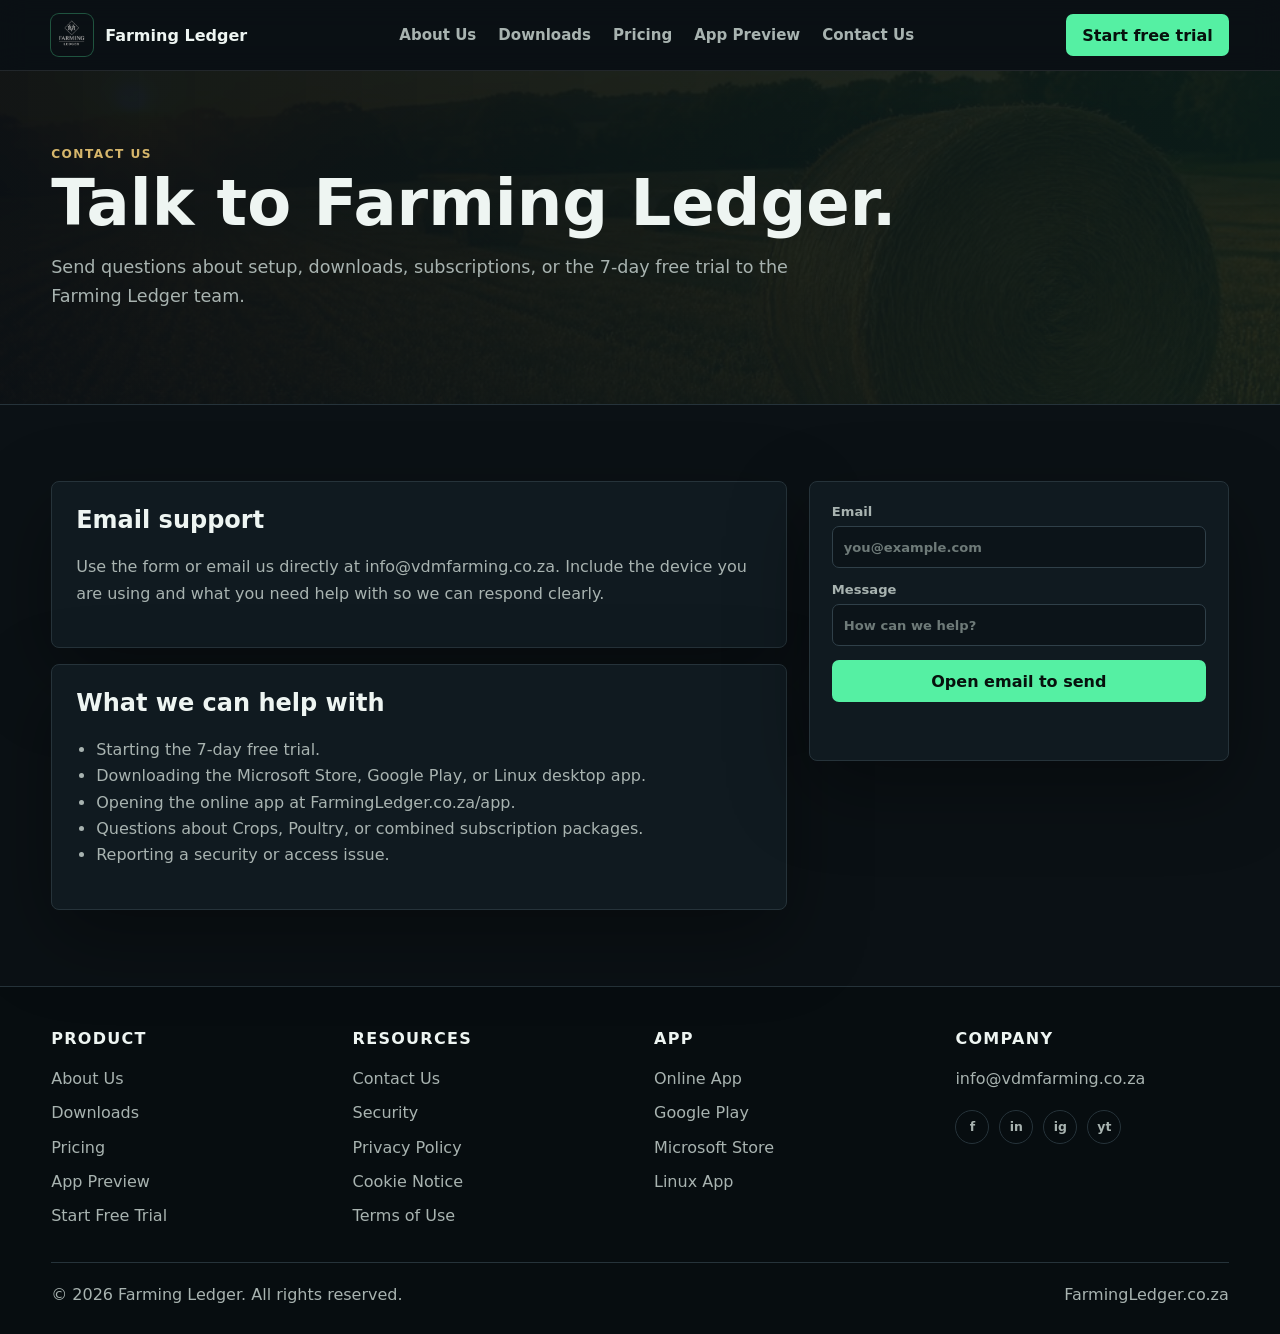
<file: contact.html>
<!doctype html>
<html lang="en">
  <head>
    <meta charset="utf-8">
    <meta name="viewport" content="width=device-width, initial-scale=1">
    <title>Contact Farming Ledger | Farm Software Support</title>
    <meta name="description" content="Contact Farming Ledger for farm management software setup, app downloads, subscriptions, support, and product questions.">
    <meta name="robots" content="index,follow,max-image-preview:large">
    <link rel="canonical" href="https://farmingledger.co.za/contact.html">
    <meta property="og:type" content="website">
    <meta property="og:site_name" content="Farming Ledger">
    <meta property="og:title" content="Contact Farming Ledger | Farm Software Support">
    <meta property="og:description" content="Get help with Farming Ledger setup, downloads, subscriptions, trials, and support.">
    <meta property="og:url" content="https://farmingledger.co.za/contact.html">
    <meta property="og:image" content="https://farmingledger.co.za/assets/hero-field-1200.jpg">
    <meta name="twitter:card" content="summary_large_image">
    <meta name="twitter:title" content="Contact Farming Ledger | Farm Software Support">
    <meta name="twitter:description" content="Contact Farming Ledger for setup, downloads, subscriptions, trials, and support.">
    <meta name="twitter:image" content="https://farmingledger.co.za/assets/hero-field-1200.jpg">
    <link rel="icon" href="assets/farming-ledger-logo.png">
    <link rel="manifest" href="site.webmanifest">
    <meta name="theme-color" content="#0b1115">
    <link rel="stylesheet" href="styles.css?v=25">
    <script type="application/ld+json">
      {
        "@context": "https://schema.org",
        "@type": "ContactPage",
        "name": "Contact Farming Ledger",
        "url": "https://farmingledger.co.za/contact.html",
        "description": "Contact Farming Ledger for app access, downloads, setup, subscriptions, and support.",
        "mainEntity": {
          "@type": "Organization",
          "name": "Farming Ledger",
          "url": "https://farmingledger.co.za/",
          "email": "info@vdmfarming.co.za"
        }
      }
    </script>
  </head>
  <body>
    <header class="site-header">
      <a class="brand" href="index.html" aria-label="Farming Ledger home">
        <img class="brand-logo" src="assets/farming-ledger-logo.png" alt="" width="42" height="42">
        <span>Farming Ledger</span>
      </a>
      <nav aria-label="Main navigation">
        <a href="index.html">About Us</a>
        <a href="downloads.html">Downloads</a>
        <a href="pricing.html">Pricing</a>
        <a href="app-preview.html">App Preview</a>
        <a href="contact.html" aria-current="page">Contact Us</a>
      </nav>
      <a class="header-action" href="https://farmingledger.co.za/app/">Start free trial</a>
    </header>

    <main>
      <section class="page-hero">
        <p class="eyebrow">Contact us</p>
        <h1>Talk to Farming Ledger.</h1>
        <p>Send questions about setup, downloads, subscriptions, or the 7-day free trial to the Farming Ledger team.</p>
      </section>

      <section class="content-page">
        <div class="content-grid">
          <div>
            <article class="content-card">
              <h2>Email support</h2>
              <p>Use the form or email us directly at <a href="mailto:info@vdmfarming.co.za">info@vdmfarming.co.za</a>. Include the device you are using and what you need help with so we can respond clearly.</p>
            </article>

            <article class="content-card">
              <h2>What we can help with</h2>
              <ul>
                <li>Starting the 7-day free trial.</li>
                <li>Downloading the Microsoft Store, Google Play, or Linux desktop app.</li>
                <li>Opening the online app at FarmingLedger.co.za/app.</li>
                <li>Questions about Crops, Poultry, or combined subscription packages.</li>
                <li>Reporting a security or access issue.</li>
              </ul>
            </article>
          </div>

          <form id="contactForm" class="contact-form">
            <label>
              Email
              <input id="email" name="email" type="email" placeholder="you@example.com" required>
            </label>
            <label>
              Message
              <input name="message" type="text" placeholder="How can we help?">
            </label>
            <button type="submit">Open email to send</button>
            <p id="contactMessage" role="status"></p>
          </form>
        </div>
      </section>
    </main>

    <footer class="site-footer">
      <div class="footer-grid">
        <section>
          <h2>Product</h2>
          <a href="index.html">About Us</a>
          <a href="downloads.html">Downloads</a>
          <a href="pricing.html">Pricing</a>
          <a href="app-preview.html">App Preview</a>
          <a href="https://farmingledger.co.za/app/">Start Free Trial</a>
        </section>

        <section>
          <h2>Resources</h2>
          <a href="contact.html">Contact Us</a>
          <a href="security.html">Security</a>
          <a href="privacy-policy.html">Privacy Policy</a>
          <a href="cookie-notice.html">Cookie Notice</a>
          <a href="terms-of-use.html">Terms of Use</a>
        </section>

        <section>
          <h2>App</h2>
          <a href="https://farmingledger.co.za/app/">Online App</a>
          <a href="https://play.google.com/store/apps/details?id=za.co.farmingledger.app">Google Play</a>
          <a href="https://apps.microsoft.com/detail/9NXMZX1PF3FS">Microsoft Store</a>
          <a href="https://farmingledger.co.za/downloads/farming-ledger-linux-app.tar.gz?v=1.0.47">Linux App</a>
        </section>

        <section>
          <h2>Company</h2>
          <a href="mailto:info@vdmfarming.co.za">info@vdmfarming.co.za</a>
          <div class="social-links" aria-label="Social media links">
            <a class="social-link" href="#" aria-label="Facebook">f</a>
            <a class="social-link" href="#" aria-label="LinkedIn">in</a>
            <a class="social-link" href="#" aria-label="Instagram">ig</a>
            <a class="social-link" href="#" aria-label="YouTube">yt</a>
          </div>
        </section>
      </div>

      <div class="footer-bottom">
        <span>&copy; 2026 Farming Ledger. All rights reserved.</span>
        <span>FarmingLedger.co.za</span>
      </div>
    </footer>

    <script src="app.js?v=20"></script>
  </body>
</html>
</file>
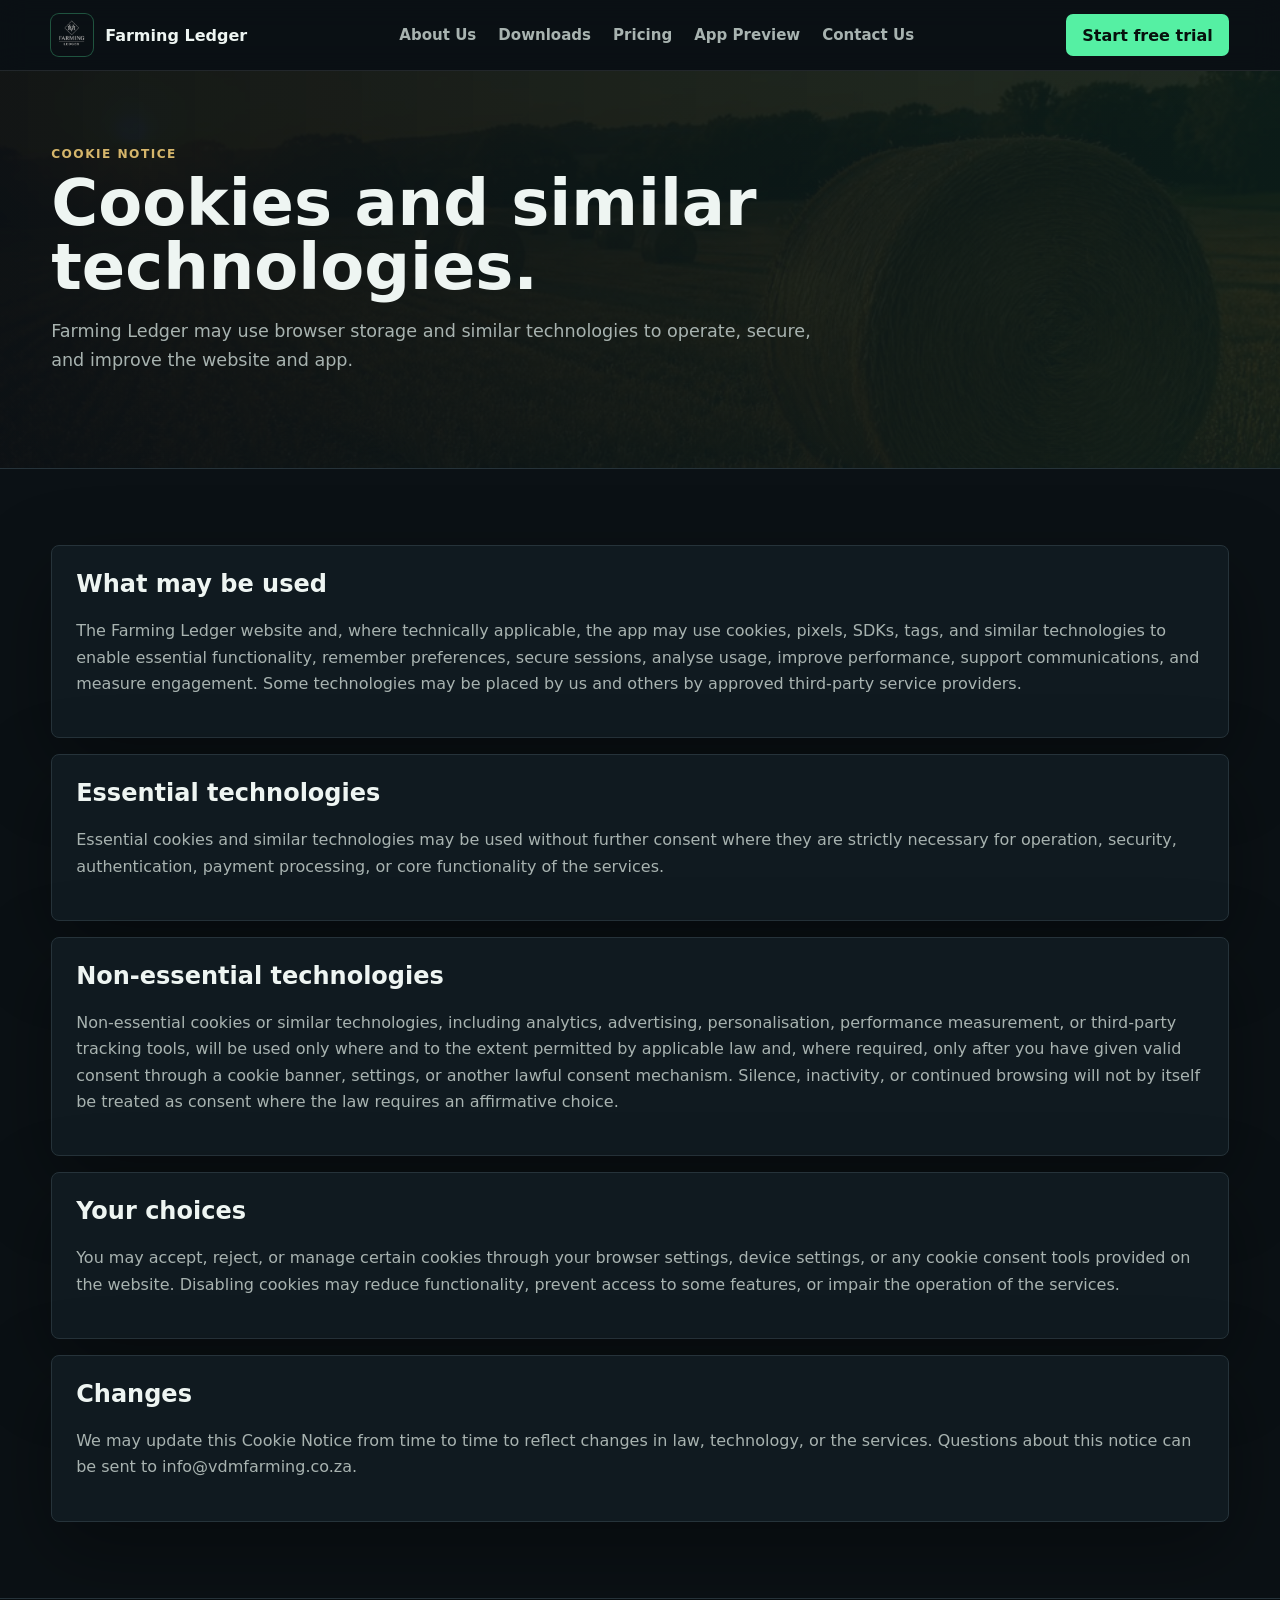
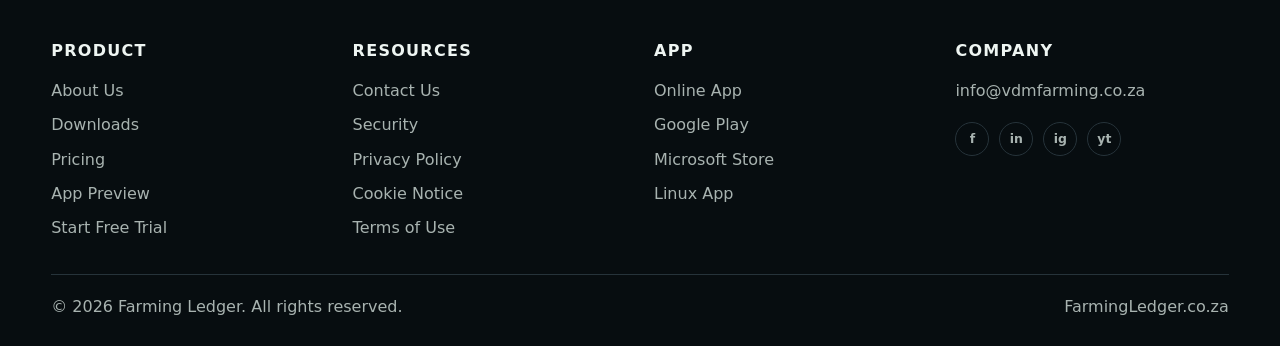
<file: cookie-notice.html>
<!doctype html>
<html lang="en">
  <head>
    <meta charset="utf-8">
    <meta name="viewport" content="width=device-width, initial-scale=1">
    <title>Cookie Notice | Farming Ledger</title>
    <meta name="description" content="Farming Ledger cookie, SDK, pixel, tag, and browser storage notice.">
    <meta name="robots" content="index,follow,max-image-preview:large">
    <link rel="canonical" href="https://farmingledger.co.za/cookie-notice.html">
    <meta property="og:type" content="website">
    <meta property="og:site_name" content="Farming Ledger">
    <meta property="og:title" content="Cookie Notice | Farming Ledger">
    <meta property="og:description" content="Farming Ledger cookie, browser storage, SDK, pixel, and tag notice.">
    <meta property="og:url" content="https://farmingledger.co.za/cookie-notice.html">
    <meta property="og:image" content="https://farmingledger.co.za/assets/hero-field-1200.jpg">
    <link rel="icon" href="assets/farming-ledger-logo.png">
    <link rel="manifest" href="site.webmanifest">
    <meta name="theme-color" content="#0b1115">
    <link rel="stylesheet" href="styles.css?v=25">
  </head>
  <body>
    <header class="site-header">
      <a class="brand" href="index.html" aria-label="Farming Ledger home">
        <img class="brand-logo" src="assets/farming-ledger-logo.png" alt="" width="42" height="42">
        <span>Farming Ledger</span>
      </a>
      <nav aria-label="Main navigation">
        <a href="index.html">About Us</a>
        <a href="downloads.html">Downloads</a>
        <a href="pricing.html">Pricing</a>
        <a href="app-preview.html">App Preview</a>
        <a href="contact.html">Contact Us</a>
      </nav>
      <a class="header-action" href="https://farmingledger.co.za/app/">Start free trial</a>
    </header>

    <main>
      <section class="page-hero">
        <p class="eyebrow">Cookie notice</p>
        <h1>Cookies and similar technologies.</h1>
        <p>Farming Ledger may use browser storage and similar technologies to operate, secure, and improve the website and app.</p>
      </section>

      <section class="content-page">
        <article class="content-card">
          <h2>What may be used</h2>
          <p>The Farming Ledger website and, where technically applicable, the app may use cookies, pixels, SDKs, tags, and similar technologies to enable essential functionality, remember preferences, secure sessions, analyse usage, improve performance, support communications, and measure engagement. Some technologies may be placed by us and others by approved third-party service providers.</p>
        </article>

        <article class="content-card">
          <h2>Essential technologies</h2>
          <p>Essential cookies and similar technologies may be used without further consent where they are strictly necessary for operation, security, authentication, payment processing, or core functionality of the services.</p>
        </article>

        <article class="content-card">
          <h2>Non-essential technologies</h2>
          <p>Non-essential cookies or similar technologies, including analytics, advertising, personalisation, performance measurement, or third-party tracking tools, will be used only where and to the extent permitted by applicable law and, where required, only after you have given valid consent through a cookie banner, settings, or another lawful consent mechanism. Silence, inactivity, or continued browsing will not by itself be treated as consent where the law requires an affirmative choice.</p>
        </article>

        <article class="content-card">
          <h2>Your choices</h2>
          <p>You may accept, reject, or manage certain cookies through your browser settings, device settings, or any cookie consent tools provided on the website. Disabling cookies may reduce functionality, prevent access to some features, or impair the operation of the services.</p>
        </article>

        <article class="content-card">
          <h2>Changes</h2>
          <p>We may update this Cookie Notice from time to time to reflect changes in law, technology, or the services. Questions about this notice can be sent to <a href="mailto:info@vdmfarming.co.za">info@vdmfarming.co.za</a>.</p>
        </article>
      </section>
    </main>

    <footer class="site-footer">
      <div class="footer-grid">
        <section><h2>Product</h2><a href="index.html">About Us</a><a href="downloads.html">Downloads</a><a href="pricing.html">Pricing</a><a href="app-preview.html">App Preview</a><a href="https://farmingledger.co.za/app/">Start Free Trial</a></section>
        <section><h2>Resources</h2><a href="contact.html">Contact Us</a><a href="security.html">Security</a><a href="privacy-policy.html">Privacy Policy</a><a href="cookie-notice.html">Cookie Notice</a><a href="terms-of-use.html">Terms of Use</a></section>
        <section><h2>App</h2><a href="https://farmingledger.co.za/app/">Online App</a><a href="https://play.google.com/store/apps/details?id=za.co.farmingledger.app">Google Play</a><a href="https://apps.microsoft.com/detail/9NXMZX1PF3FS">Microsoft Store</a><a href="https://farmingledger.co.za/downloads/farming-ledger-linux-app.tar.gz?v=1.0.47">Linux App</a></section>
        <section><h2>Company</h2><a href="mailto:info@vdmfarming.co.za">info@vdmfarming.co.za</a><div class="social-links" aria-label="Social media links"><a class="social-link" href="#" aria-label="Facebook">f</a><a class="social-link" href="#" aria-label="LinkedIn">in</a><a class="social-link" href="#" aria-label="Instagram">ig</a><a class="social-link" href="#" aria-label="YouTube">yt</a></div></section>
      </div>
      <div class="footer-bottom"><span>&copy; 2026 Farming Ledger. All rights reserved.</span><span>FarmingLedger.co.za</span></div>
    </footer>
    <script src="app.js?v=20"></script>
  </body>
</html>
</file>
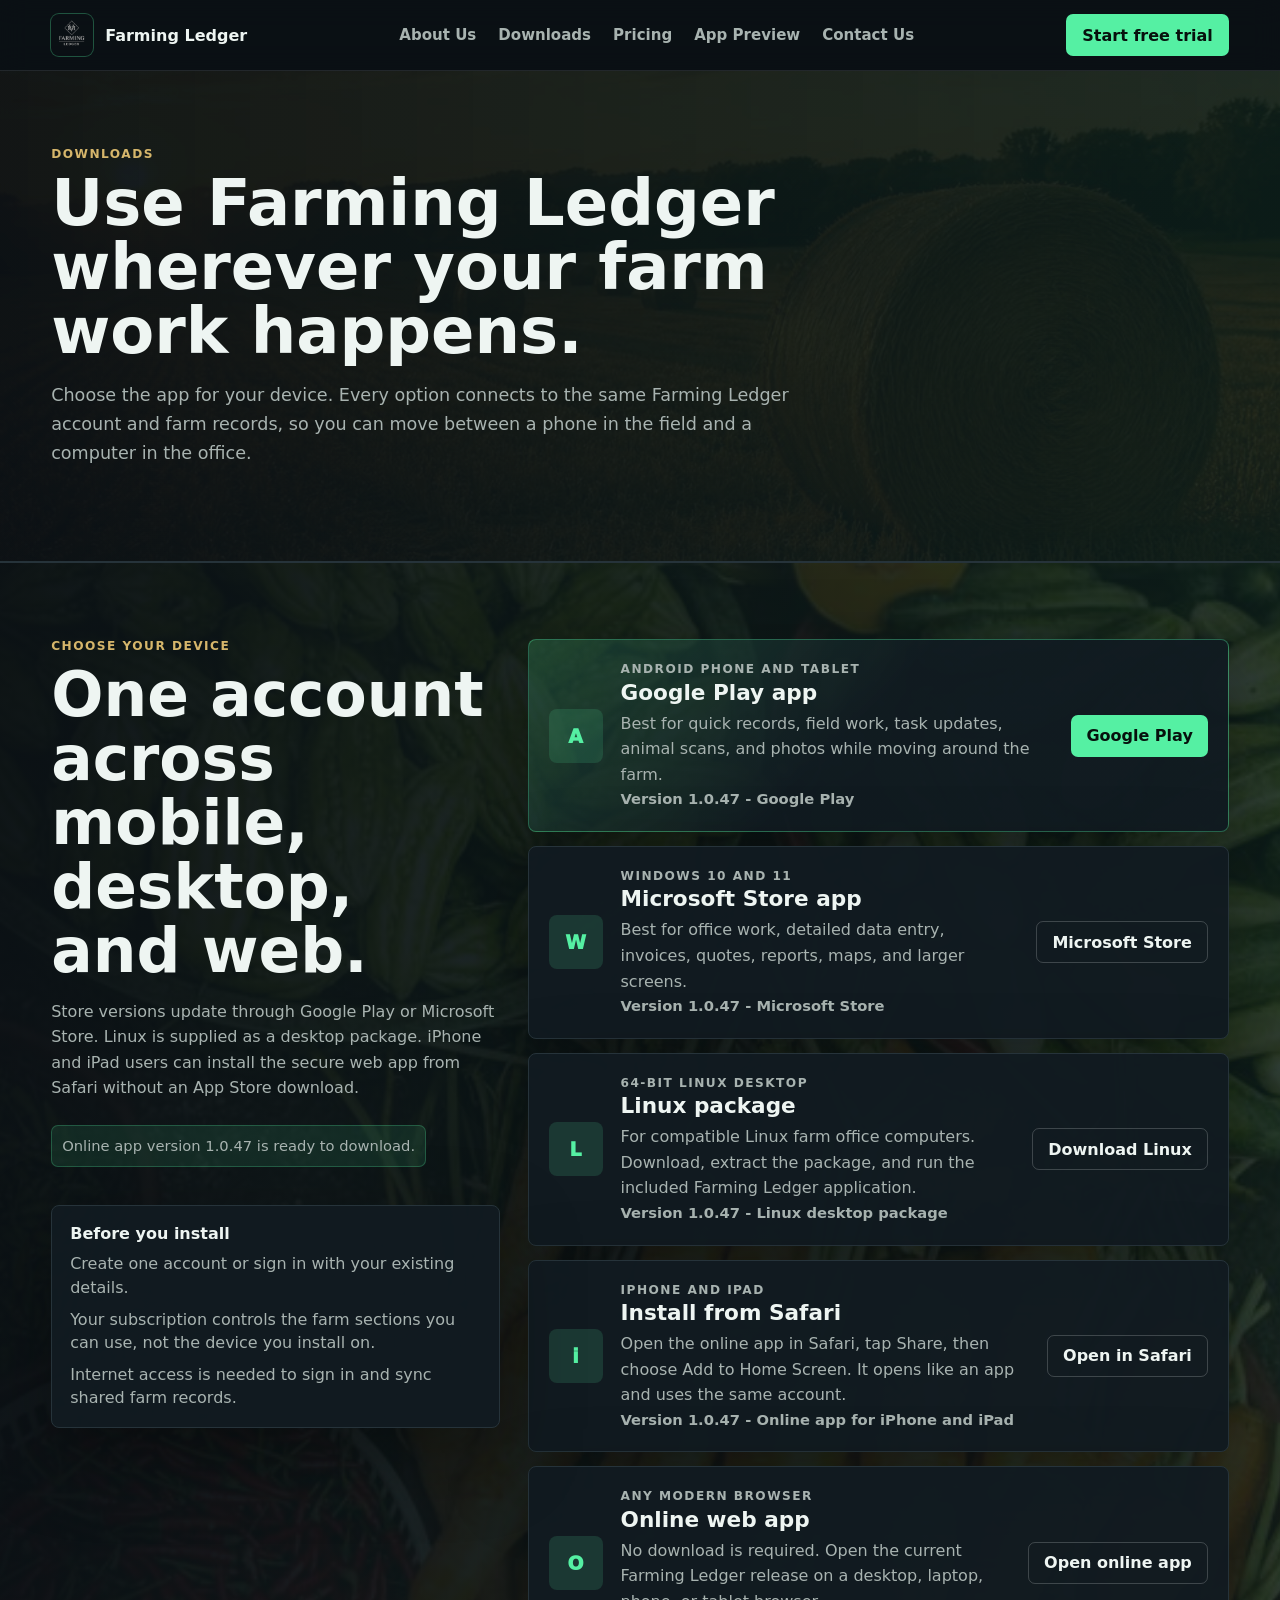
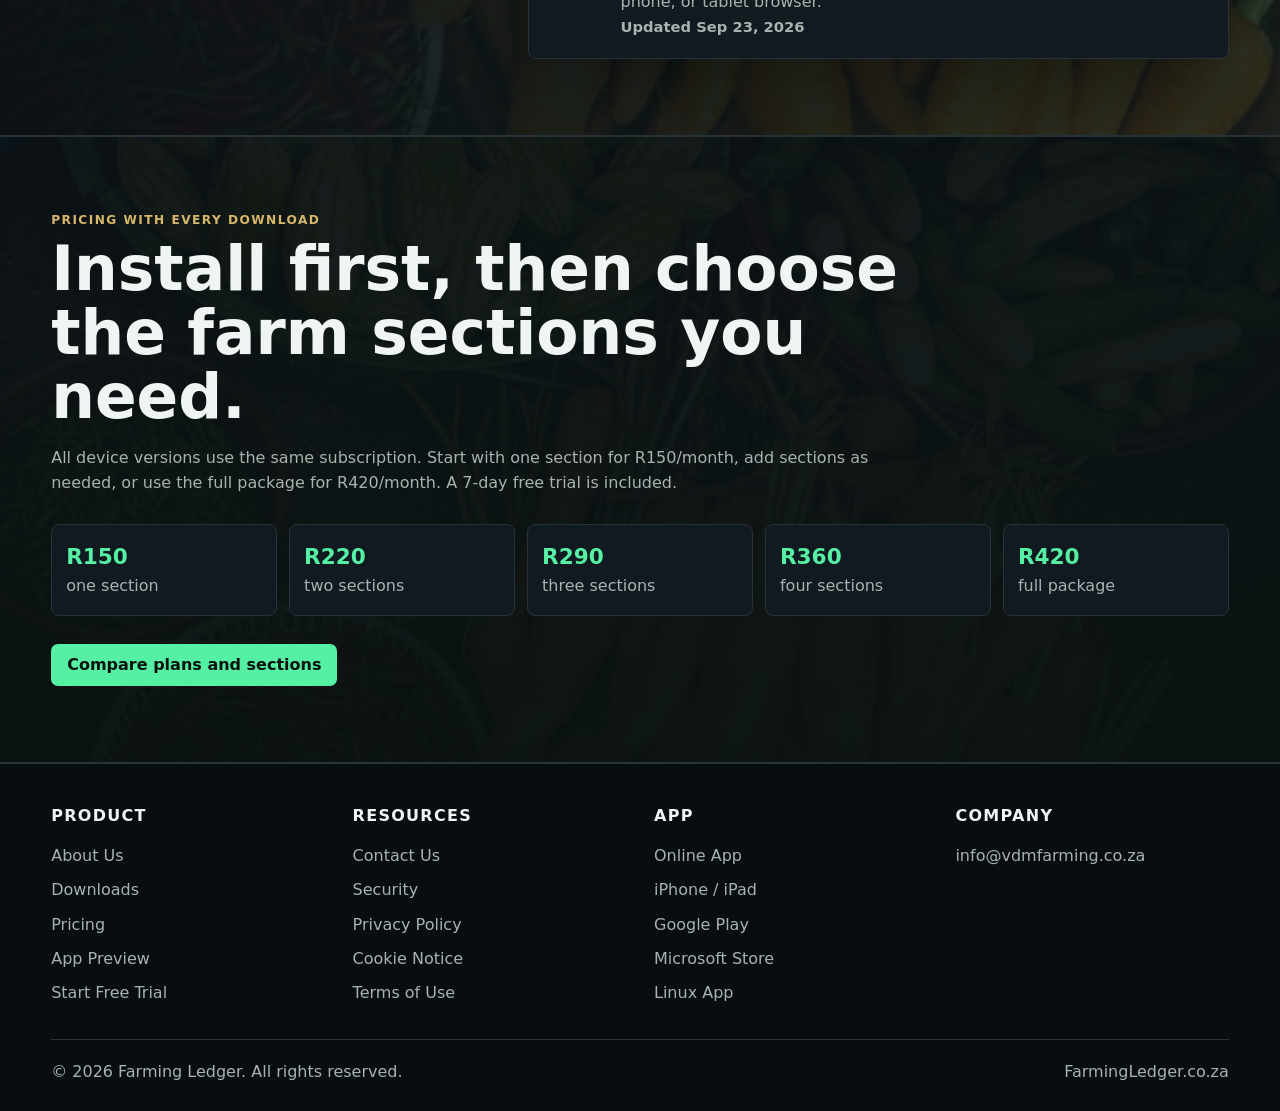
<file: downloads.html>
<!doctype html>
<html lang="en">
  <head>
    <meta charset="utf-8">
    <meta name="viewport" content="width=device-width, initial-scale=1">
    <title>Download Farming Ledger | Android, Windows, Linux and Web</title>
    <meta name="description" content="Download Farming Ledger for Android, Windows, or Linux, or use the web app on iPhone, iPad, and desktop browsers.">
    <meta name="robots" content="index,follow,max-image-preview:large">
    <link rel="canonical" href="https://farmingledger.co.za/downloads.html">
    <meta property="og:type" content="website">
    <meta property="og:site_name" content="Farming Ledger">
    <meta property="og:title" content="Download Farming Ledger">
    <meta property="og:description" content="Choose the Farming Ledger app for your phone, tablet, or farm office computer.">
    <meta property="og:url" content="https://farmingledger.co.za/downloads.html">
    <meta property="og:image" content="https://farmingledger.co.za/assets/hero-field-1200.jpg">
    <link rel="icon" href="assets/farming-ledger-logo.png">
    <link rel="manifest" href="site.webmanifest">
    <meta name="theme-color" content="#0b1115">
    <link rel="stylesheet" href="styles.css?v=25">
  </head>
  <body>
    <header class="site-header">
      <a class="brand" href="index.html" aria-label="Farming Ledger home"><img class="brand-logo" src="assets/farming-ledger-logo.png" alt="" width="42" height="42"><span>Farming Ledger</span></a>
      <nav aria-label="Main navigation">
        <a href="index.html">About Us</a>
        <a href="downloads.html" aria-current="page">Downloads</a>
        <a href="pricing.html">Pricing</a>
        <a href="app-preview.html">App Preview</a>
        <a href="contact.html">Contact Us</a>
      </nav>
      <a class="header-action" href="https://farmingledger.co.za/app/">Start free trial</a>
    </header>

    <main>
      <section class="page-hero">
        <p class="eyebrow">Downloads</p>
        <h1>Use Farming Ledger wherever your farm work happens.</h1>
        <p>Choose the app for your device. Every option connects to the same Farming Ledger account and farm records, so you can move between a phone in the field and a computer in the office.</p>
      </section>

      <section id="download" class="download-section download-page" aria-labelledby="downloadTitle">
        <div class="download-copy">
          <p class="eyebrow">Choose your device</p>
          <h2 id="downloadTitle">One account across mobile, desktop, and web.</h2>
          <p>Store versions update through Google Play or Microsoft Store. Linux is supplied as a desktop package. iPhone and iPad users can install the secure web app from Safari without an App Store download.</p>
          <p class="download-status" id="downloadStatus">Checking latest version...</p>
          <div class="download-help">
            <strong>Before you install</strong>
            <span>Create one account or sign in with your existing details.</span>
            <span>Your subscription controls the farm sections you can use, not the device you install on.</span>
            <span>Internet access is needed to sign in and sync shared farm records.</span>
          </div>
          <div class="app-popup" id="appPopup" role="dialog" aria-modal="true" aria-labelledby="appPopupTitle" aria-hidden="true">
            <div class="app-popup-panel">
              <button class="app-popup-close" id="appPopupClose" type="button" aria-label="Close message">X</button>
              <p class="eyebrow">Online app</p>
              <h3 id="appPopupTitle">Opening Farming Ledger</h3>
              <p id="appPopupMessage">The online app will open in a new page.</p>
              <a class="download-action" id="appPopupAction" href="https://farmingledger.co.za/app/">Open app</a>
            </div>
          </div>
        </div>

        <div class="download-grid">
          <article class="download-card primary-download">
            <span class="download-icon">A</span>
            <div><p class="eyebrow">Android phone and tablet</p><h3>Google Play app</h3><p>Best for quick records, field work, task updates, animal scans, and photos while moving around the farm.</p><p class="version-line" id="phoneVersion">Latest version loading</p></div>
            <a class="download-action" id="phoneDownload" href="https://play.google.com/store/apps/details?id=za.co.farmingledger.app">Google Play</a>
          </article>
          <article class="download-card">
            <span class="download-icon">W</span>
            <div><p class="eyebrow">Windows 10 and 11</p><h3>Microsoft Store app</h3><p>Best for office work, detailed data entry, invoices, quotes, reports, maps, and larger screens.</p><p class="version-line" id="windowsVersion">Latest version loading</p></div>
            <a class="download-action secondary-download" id="windowsDownload" href="https://apps.microsoft.com/detail/9NXMZX1PF3FS">Microsoft Store</a>
          </article>
          <article class="download-card">
            <span class="download-icon">L</span>
            <div><p class="eyebrow">64-bit Linux desktop</p><h3>Linux package</h3><p>For compatible Linux farm office computers. Download, extract the package, and run the included Farming Ledger application.</p><p class="version-line" id="linuxVersion">Latest version loading</p></div>
            <a class="download-action secondary-download" id="linuxDownload" href="https://farmingledger.co.za/downloads/farming-ledger-linux-app.tar.gz?v=1.0.47" download="farming-ledger-linux-app.tar.gz">Download Linux</a>
          </article>
          <article class="download-card">
            <span class="download-icon">i</span>
            <div><p class="eyebrow">iPhone and iPad</p><h3>Install from Safari</h3><p>Open the online app in Safari, tap Share, then choose Add to Home Screen. It opens like an app and uses the same account.</p><p class="version-line" id="iosVersion">Latest version loading</p></div>
            <a class="download-action secondary-download" id="iosDownload" href="https://farmingledger.co.za/app/" data-install-target="phone">Open in Safari</a>
          </article>
          <article class="download-card">
            <span class="download-icon">O</span>
            <div><p class="eyebrow">Any modern browser</p><h3>Online web app</h3><p>No download is required. Open the current Farming Ledger release on a desktop, laptop, phone, or tablet browser.</p><p class="version-line" id="manifestUpdated">Release manifest loading</p></div>
            <a class="download-action secondary-download" id="webAppLink" href="https://farmingledger.co.za/app/" data-install-target="launch">Open online app</a>
          </article>
        </div>
      </section>

      <section class="pricing-section compact-pricing" aria-labelledby="downloadPricingTitle">
        <div class="section-heading"><p class="eyebrow">Pricing with every download</p><h2 id="downloadPricingTitle">Install first, then choose the farm sections you need.</h2><p>All device versions use the same subscription. Start with one section for R150/month, add sections as needed, or use the full package for R420/month. A 7-day free trial is included.</p></div>
        <div class="download-price-row">
          <span><strong>R150</strong> one section</span><span><strong>R220</strong> two sections</span><span><strong>R290</strong> three sections</span><span><strong>R360</strong> four sections</span><span><strong>R420</strong> full package</span>
        </div>
        <a class="primary-action" href="pricing.html">Compare plans and sections</a>
      </section>
    </main>

    <footer class="site-footer">
      <div class="footer-grid">
        <section><h2>Product</h2><a href="index.html">About Us</a><a href="downloads.html">Downloads</a><a href="pricing.html">Pricing</a><a href="app-preview.html">App Preview</a><a href="https://farmingledger.co.za/app/">Start Free Trial</a></section>
        <section><h2>Resources</h2><a href="contact.html">Contact Us</a><a href="security.html">Security</a><a href="privacy-policy.html">Privacy Policy</a><a href="cookie-notice.html">Cookie Notice</a><a href="terms-of-use.html">Terms of Use</a></section>
        <section><h2>App</h2><a href="https://farmingledger.co.za/app/">Online App</a><a href="https://farmingledger.co.za/app/">iPhone / iPad</a><a href="https://play.google.com/store/apps/details?id=za.co.farmingledger.app">Google Play</a><a href="https://apps.microsoft.com/detail/9NXMZX1PF3FS">Microsoft Store</a><a href="https://farmingledger.co.za/downloads/farming-ledger-linux-app.tar.gz?v=1.0.47">Linux App</a></section>
        <section><h2>Company</h2><a href="mailto:info@vdmfarming.co.za">info@vdmfarming.co.za</a></section>
      </div>
      <div class="footer-bottom"><span>&copy; 2026 Farming Ledger. All rights reserved.</span><span>FarmingLedger.co.za</span></div>
    </footer>
    <script src="app.js?v=20"></script>
  </body>
</html>
</file>
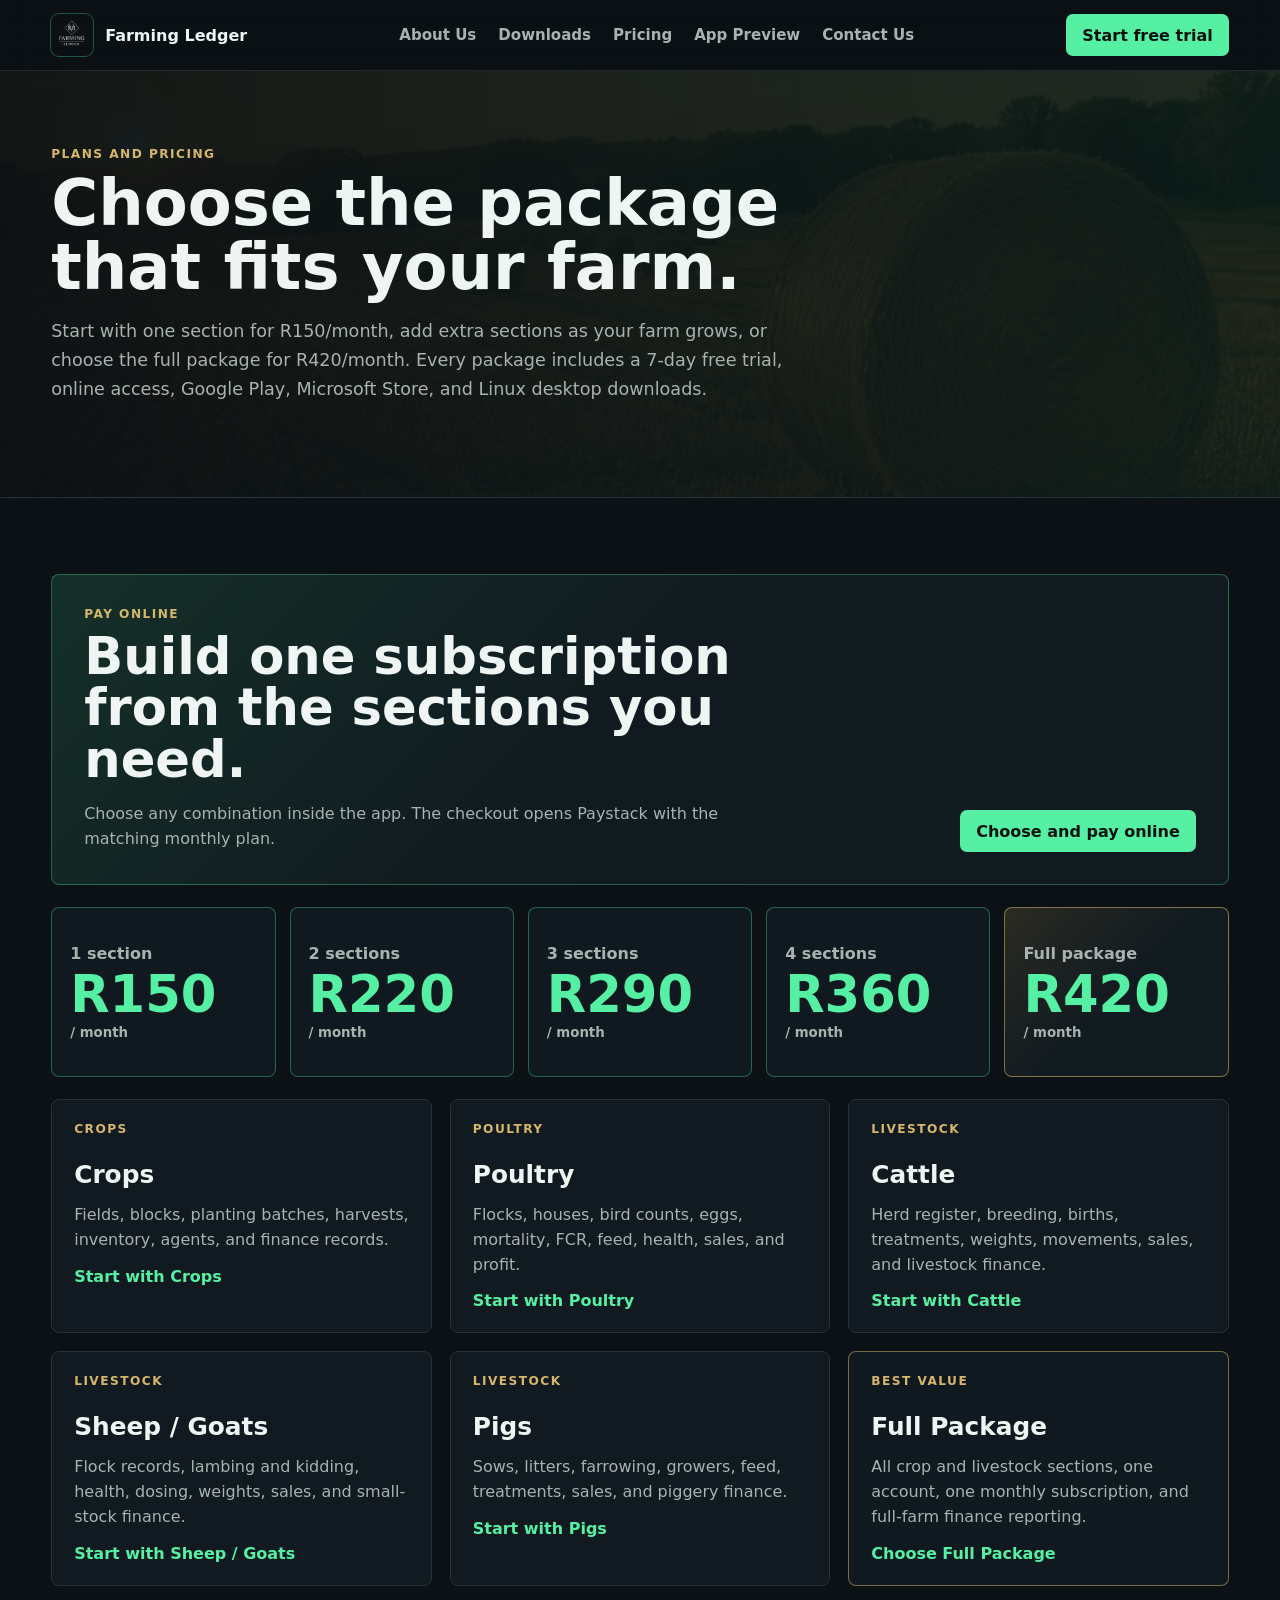
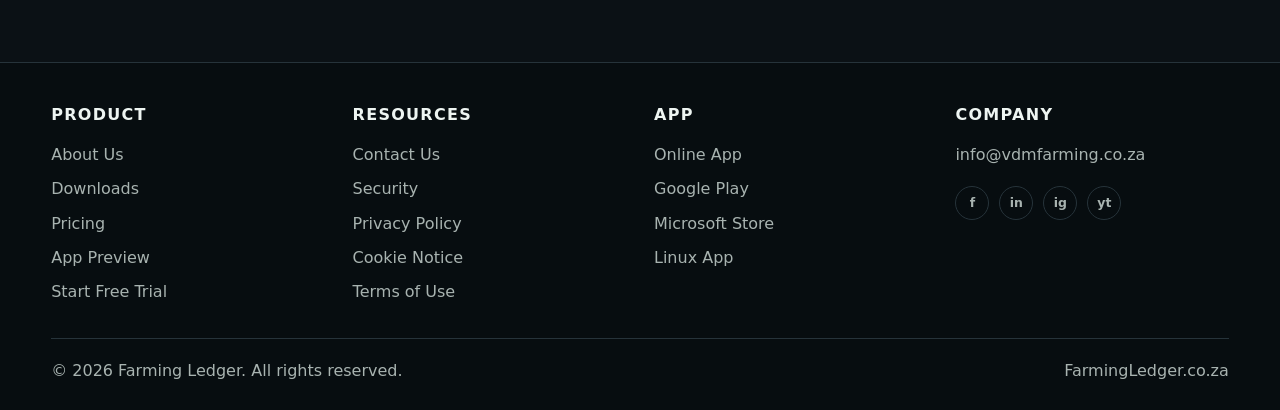
<file: pricing.html>
<!doctype html>
<html lang="en">
  <head>
    <meta charset="utf-8">
    <meta name="viewport" content="width=device-width, initial-scale=1">
    <title>Farm Software Pricing | Farming Ledger</title>
    <meta name="description" content="Farming Ledger pricing for crop, poultry, cattle, sheep, pig, and complete farm management and accounting software packages.">
    <meta name="robots" content="index,follow,max-image-preview:large">
    <link rel="canonical" href="https://farmingledger.co.za/pricing.html">
    <meta property="og:type" content="website">
    <meta property="og:site_name" content="Farming Ledger">
    <meta property="og:title" content="Farm Software Pricing | Farming Ledger">
    <meta property="og:description" content="Choose Farming Ledger sections for crops, poultry, cattle, sheep, pigs, or the complete farm package.">
    <meta property="og:url" content="https://farmingledger.co.za/pricing.html">
    <meta property="og:image" content="https://farmingledger.co.za/assets/hero-field-1200.jpg">
    <meta name="twitter:card" content="summary_large_image">
    <meta name="twitter:title" content="Farm Software Pricing | Farming Ledger">
    <meta name="twitter:description" content="Monthly farm management and accounting software pricing for crops, livestock, poultry, and full farm packages.">
    <meta name="twitter:image" content="https://farmingledger.co.za/assets/hero-field-1200.jpg">
    <link rel="icon" href="assets/farming-ledger-logo.png">
    <link rel="manifest" href="site.webmanifest">
    <meta name="theme-color" content="#0b1115">
    <link rel="stylesheet" href="styles.css?v=25">
    <script type="application/ld+json">
      {
        "@context": "https://schema.org",
        "@type": "BreadcrumbList",
        "itemListElement": [
          {
            "@type": "ListItem",
            "position": 1,
            "name": "Home",
            "item": "https://farmingledger.co.za/"
          },
          {
            "@type": "ListItem",
            "position": 2,
            "name": "Pricing",
            "item": "https://farmingledger.co.za/pricing.html"
          }
        ]
      }
    </script>
  </head>
  <body>
    <header class="site-header">
      <a class="brand" href="index.html" aria-label="Farming Ledger home">
        <img class="brand-logo" src="assets/farming-ledger-logo.png" alt="" width="42" height="42">
        <span>Farming Ledger</span>
      </a>
      <nav aria-label="Main navigation">
        <a href="index.html">About Us</a>
        <a href="downloads.html">Downloads</a>
        <a href="pricing.html" aria-current="page">Pricing</a>
        <a href="app-preview.html">App Preview</a>
        <a href="contact.html">Contact Us</a>
      </nav>
      <a class="header-action" href="https://farmingledger.co.za/app/">Start free trial</a>
    </header>

    <main>
      <section class="page-hero">
        <p class="eyebrow">Plans and pricing</p>
        <h1>Choose the package that fits your farm.</h1>
        <p>Start with one section for R150/month, add extra sections as your farm grows, or choose the full package for R420/month. Every package includes a 7-day free trial, online access, Google Play, Microsoft Store, and Linux desktop downloads.</p>
      </section>

      <section class="content-page pricing-page">
        <div class="pricing-summary">
          <div>
            <p class="eyebrow">Pay online</p>
            <h2>Build one subscription from the sections you need.</h2>
            <p>Choose any combination inside the app. The checkout opens Paystack with the matching monthly plan.</p>
          </div>
          <a class="primary-action" href="https://farmingledger.co.za/app/#/subscription">Choose and pay online</a>
        </div>

        <div class="price-ladder" aria-label="Monthly price by selected section count">
          <article>
            <span>1 section</span>
            <strong>R150</strong>
            <small>/ month</small>
          </article>
          <article>
            <span>2 sections</span>
            <strong>R220</strong>
            <small>/ month</small>
          </article>
          <article>
            <span>3 sections</span>
            <strong>R290</strong>
            <small>/ month</small>
          </article>
          <article>
            <span>4 sections</span>
            <strong>R360</strong>
            <small>/ month</small>
          </article>
          <article class="full-package">
            <span>Full package</span>
            <strong>R420</strong>
            <small>/ month</small>
          </article>
        </div>

        <div class="section-picker-grid">
          <article>
            <p class="eyebrow">Crops</p>
            <h2>Crops</h2>
            <p>Fields, blocks, planting batches, harvests, inventory, agents, and finance records.</p>
            <a href="https://farmingledger.co.za/app/?package=crops#/subscription">Start with Crops</a>
          </article>
          <article>
            <p class="eyebrow">Poultry</p>
            <h2>Poultry</h2>
            <p>Flocks, houses, bird counts, eggs, mortality, FCR, feed, health, sales, and profit.</p>
            <a href="https://farmingledger.co.za/app/?package=poultry#/subscription">Start with Poultry</a>
          </article>
          <article>
            <p class="eyebrow">Livestock</p>
            <h2>Cattle</h2>
            <p>Herd register, breeding, births, treatments, weights, movements, sales, and livestock finance.</p>
            <a href="https://farmingledger.co.za/app/?package=cattle#/subscription">Start with Cattle</a>
          </article>
          <article>
            <p class="eyebrow">Livestock</p>
            <h2>Sheep / Goats</h2>
            <p>Flock records, lambing and kidding, health, dosing, weights, sales, and small-stock finance.</p>
            <a href="https://farmingledger.co.za/app/?package=sheep_goats#/subscription">Start with Sheep / Goats</a>
          </article>
          <article>
            <p class="eyebrow">Livestock</p>
            <h2>Pigs</h2>
            <p>Sows, litters, farrowing, growers, feed, treatments, sales, and piggery finance.</p>
            <a href="https://farmingledger.co.za/app/?package=pigs#/subscription">Start with Pigs</a>
          </article>
          <article class="complete-section">
            <p class="eyebrow">Best value</p>
            <h2>Full Package</h2>
            <p>All crop and livestock sections, one account, one monthly subscription, and full-farm finance reporting.</p>
            <a href="https://farmingledger.co.za/app/?package=complete#/subscription">Choose Full Package</a>
          </article>
        </div>
      </section>
    </main>

    <footer class="site-footer">
      <div class="footer-grid">
        <section>
          <h2>Product</h2>
          <a href="index.html">About Us</a>
          <a href="downloads.html">Downloads</a>
          <a href="pricing.html">Pricing</a>
          <a href="app-preview.html">App Preview</a>
          <a href="https://farmingledger.co.za/app/">Start Free Trial</a>
        </section>

        <section>
          <h2>Resources</h2>
          <a href="contact.html">Contact Us</a>
          <a href="security.html">Security</a>
          <a href="privacy-policy.html">Privacy Policy</a>
          <a href="cookie-notice.html">Cookie Notice</a>
          <a href="terms-of-use.html">Terms of Use</a>
        </section>

        <section>
          <h2>App</h2>
          <a href="https://farmingledger.co.za/app/">Online App</a>
          <a href="https://play.google.com/store/apps/details?id=za.co.farmingledger.app">Google Play</a>
          <a href="https://apps.microsoft.com/detail/9NXMZX1PF3FS">Microsoft Store</a>
          <a href="https://farmingledger.co.za/downloads/farming-ledger-linux-app.tar.gz?v=1.0.47">Linux App</a>
        </section>

        <section>
          <h2>Company</h2>
          <a href="mailto:info@vdmfarming.co.za">info@vdmfarming.co.za</a>
          <div class="social-links" aria-label="Social media links">
            <a class="social-link" href="#" aria-label="Facebook">f</a>
            <a class="social-link" href="#" aria-label="LinkedIn">in</a>
            <a class="social-link" href="#" aria-label="Instagram">ig</a>
            <a class="social-link" href="#" aria-label="YouTube">yt</a>
          </div>
        </section>
      </div>

      <div class="footer-bottom">
        <span>&copy; 2026 Farming Ledger. All rights reserved.</span>
        <span>FarmingLedger.co.za</span>
      </div>
    </footer>

    <script src="app.js?v=20"></script>
  </body>
</html>
</file>
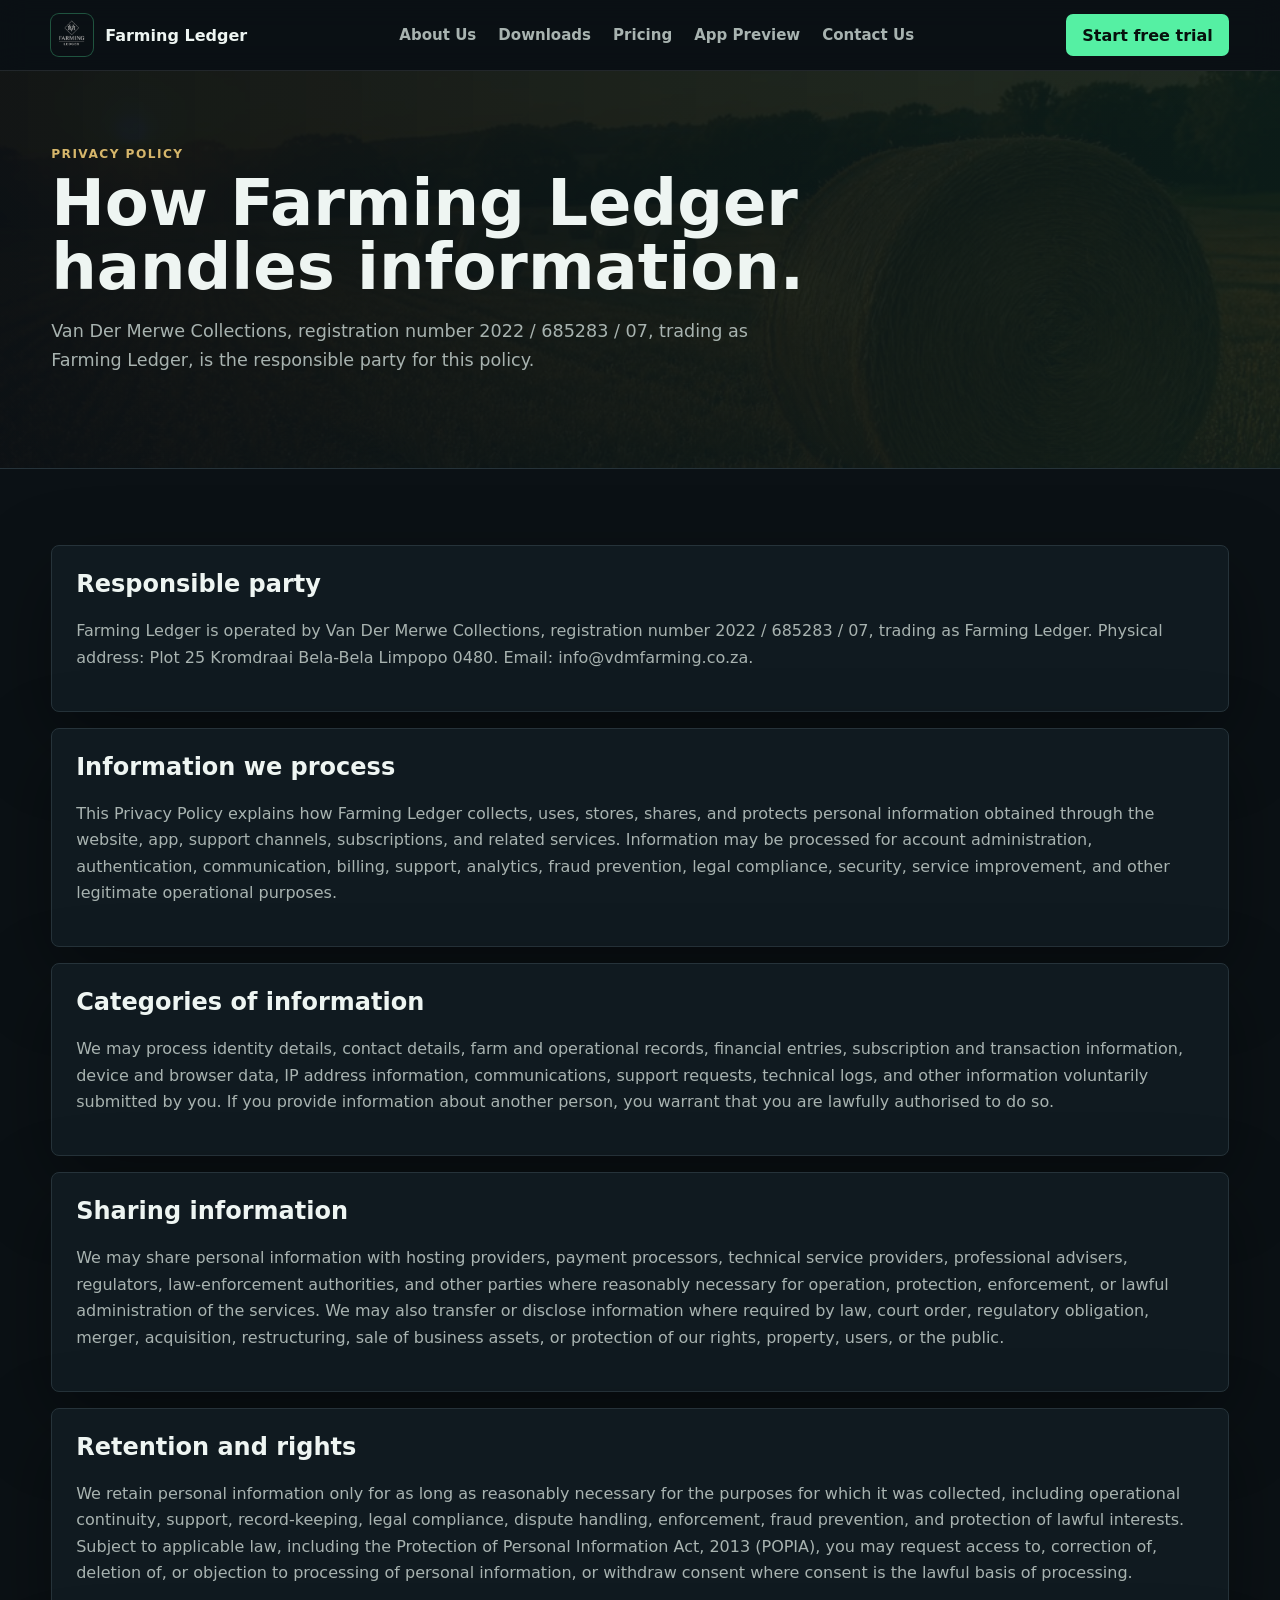
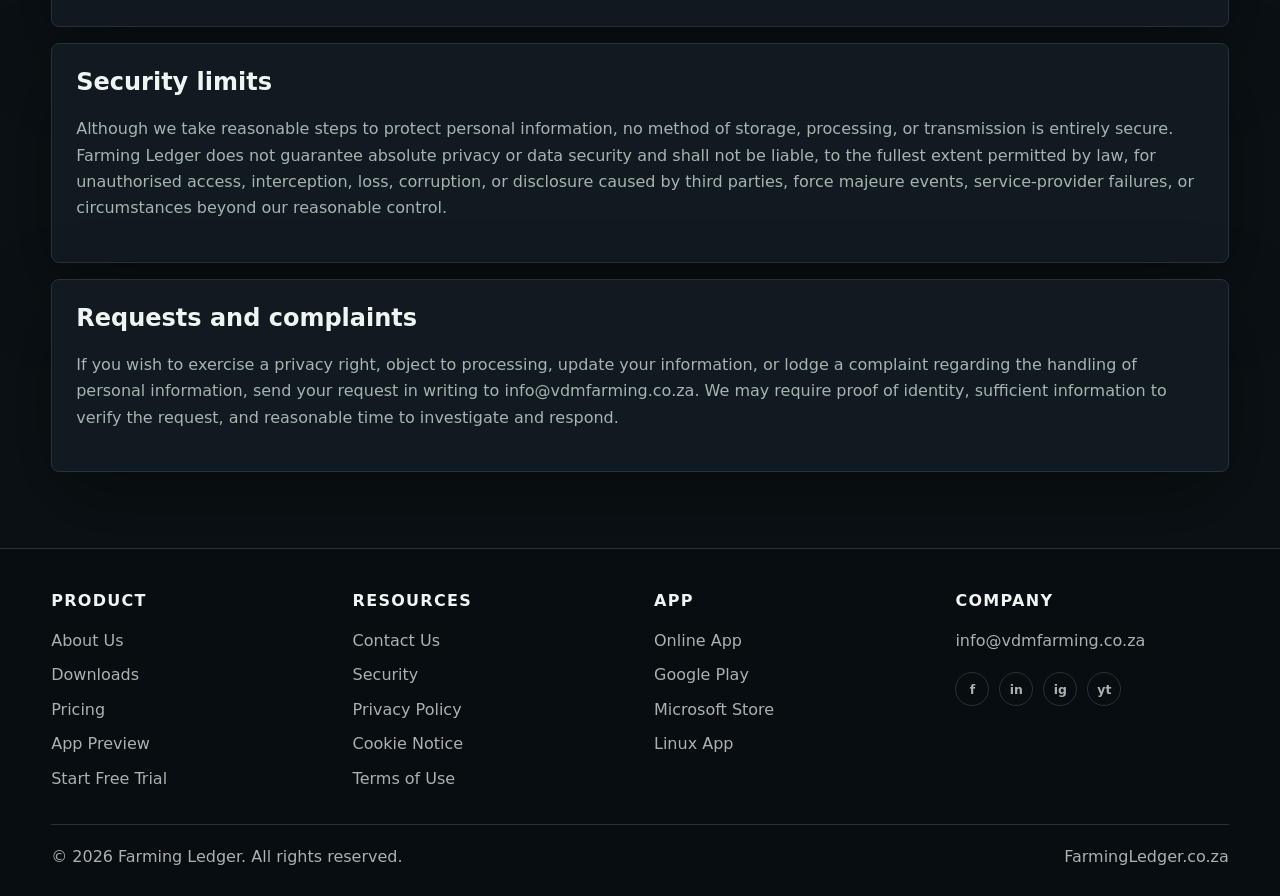
<file: privacy-policy.html>
<!doctype html>
<html lang="en">
  <head>
    <meta charset="utf-8">
    <meta name="viewport" content="width=device-width, initial-scale=1">
    <title>Privacy Policy | Farming Ledger</title>
    <meta name="description" content="Farming Ledger privacy policy for website visitors, app users, support, subscriptions, and farm data.">
    <meta name="robots" content="index,follow,max-image-preview:large">
    <link rel="canonical" href="https://farmingledger.co.za/privacy-policy.html">
    <meta property="og:type" content="website">
    <meta property="og:site_name" content="Farming Ledger">
    <meta property="og:title" content="Privacy Policy | Farming Ledger">
    <meta property="og:description" content="How Farming Ledger handles website, app, support, subscription, and farm data.">
    <meta property="og:url" content="https://farmingledger.co.za/privacy-policy.html">
    <meta property="og:image" content="https://farmingledger.co.za/assets/hero-field-1200.jpg">
    <link rel="icon" href="assets/farming-ledger-logo.png">
    <link rel="manifest" href="site.webmanifest">
    <meta name="theme-color" content="#0b1115">
    <link rel="stylesheet" href="styles.css?v=25">
  </head>
  <body>
    <header class="site-header">
      <a class="brand" href="index.html" aria-label="Farming Ledger home">
        <img class="brand-logo" src="assets/farming-ledger-logo.png" alt="" width="42" height="42">
        <span>Farming Ledger</span>
      </a>
      <nav aria-label="Main navigation">
        <a href="index.html">About Us</a>
        <a href="downloads.html">Downloads</a>
        <a href="pricing.html">Pricing</a>
        <a href="app-preview.html">App Preview</a>
        <a href="contact.html">Contact Us</a>
      </nav>
      <a class="header-action" href="https://farmingledger.co.za/app/">Start free trial</a>
    </header>

    <main>
      <section class="page-hero">
        <p class="eyebrow">Privacy policy</p>
        <h1>How Farming Ledger handles information.</h1>
        <p>Van Der Merwe Collections, registration number 2022 / 685283 / 07, trading as Farming Ledger, is the responsible party for this policy.</p>
      </section>

      <section class="content-page">
        <article class="content-card">
          <h2>Responsible party</h2>
          <p>Farming Ledger is operated by Van Der Merwe Collections, registration number 2022 / 685283 / 07, trading as Farming Ledger. Physical address: Plot 25 Kromdraai Bela-Bela Limpopo 0480. Email: <a href="mailto:info@vdmfarming.co.za">info@vdmfarming.co.za</a>.</p>
        </article>

        <article class="content-card">
          <h2>Information we process</h2>
          <p>This Privacy Policy explains how Farming Ledger collects, uses, stores, shares, and protects personal information obtained through the website, app, support channels, subscriptions, and related services. Information may be processed for account administration, authentication, communication, billing, support, analytics, fraud prevention, legal compliance, security, service improvement, and other legitimate operational purposes.</p>
        </article>

        <article class="content-card">
          <h2>Categories of information</h2>
          <p>We may process identity details, contact details, farm and operational records, financial entries, subscription and transaction information, device and browser data, IP address information, communications, support requests, technical logs, and other information voluntarily submitted by you. If you provide information about another person, you warrant that you are lawfully authorised to do so.</p>
        </article>

        <article class="content-card">
          <h2>Sharing information</h2>
          <p>We may share personal information with hosting providers, payment processors, technical service providers, professional advisers, regulators, law-enforcement authorities, and other parties where reasonably necessary for operation, protection, enforcement, or lawful administration of the services. We may also transfer or disclose information where required by law, court order, regulatory obligation, merger, acquisition, restructuring, sale of business assets, or protection of our rights, property, users, or the public.</p>
        </article>

        <article class="content-card">
          <h2>Retention and rights</h2>
          <p>We retain personal information only for as long as reasonably necessary for the purposes for which it was collected, including operational continuity, support, record-keeping, legal compliance, dispute handling, enforcement, fraud prevention, and protection of lawful interests. Subject to applicable law, including the Protection of Personal Information Act, 2013 (POPIA), you may request access to, correction of, deletion of, or objection to processing of personal information, or withdraw consent where consent is the lawful basis of processing.</p>
        </article>

        <article class="content-card">
          <h2>Security limits</h2>
          <p>Although we take reasonable steps to protect personal information, no method of storage, processing, or transmission is entirely secure. Farming Ledger does not guarantee absolute privacy or data security and shall not be liable, to the fullest extent permitted by law, for unauthorised access, interception, loss, corruption, or disclosure caused by third parties, force majeure events, service-provider failures, or circumstances beyond our reasonable control.</p>
        </article>

        <article class="content-card">
          <h2>Requests and complaints</h2>
          <p>If you wish to exercise a privacy right, object to processing, update your information, or lodge a complaint regarding the handling of personal information, send your request in writing to <a href="mailto:info@vdmfarming.co.za">info@vdmfarming.co.za</a>. We may require proof of identity, sufficient information to verify the request, and reasonable time to investigate and respond.</p>
        </article>
      </section>
    </main>

    <footer class="site-footer">
      <div class="footer-grid">
        <section><h2>Product</h2><a href="index.html">About Us</a><a href="downloads.html">Downloads</a><a href="pricing.html">Pricing</a><a href="app-preview.html">App Preview</a><a href="https://farmingledger.co.za/app/">Start Free Trial</a></section>
        <section><h2>Resources</h2><a href="contact.html">Contact Us</a><a href="security.html">Security</a><a href="privacy-policy.html">Privacy Policy</a><a href="cookie-notice.html">Cookie Notice</a><a href="terms-of-use.html">Terms of Use</a></section>
        <section><h2>App</h2><a href="https://farmingledger.co.za/app/">Online App</a><a href="https://play.google.com/store/apps/details?id=za.co.farmingledger.app">Google Play</a><a href="https://apps.microsoft.com/detail/9NXMZX1PF3FS">Microsoft Store</a><a href="https://farmingledger.co.za/downloads/farming-ledger-linux-app.tar.gz?v=1.0.47">Linux App</a></section>
        <section><h2>Company</h2><a href="mailto:info@vdmfarming.co.za">info@vdmfarming.co.za</a><div class="social-links" aria-label="Social media links"><a class="social-link" href="#" aria-label="Facebook">f</a><a class="social-link" href="#" aria-label="LinkedIn">in</a><a class="social-link" href="#" aria-label="Instagram">ig</a><a class="social-link" href="#" aria-label="YouTube">yt</a></div></section>
      </div>
      <div class="footer-bottom"><span>&copy; 2026 Farming Ledger. All rights reserved.</span><span>FarmingLedger.co.za</span></div>
    </footer>
    <script src="app.js?v=20"></script>
  </body>
</html>
</file>
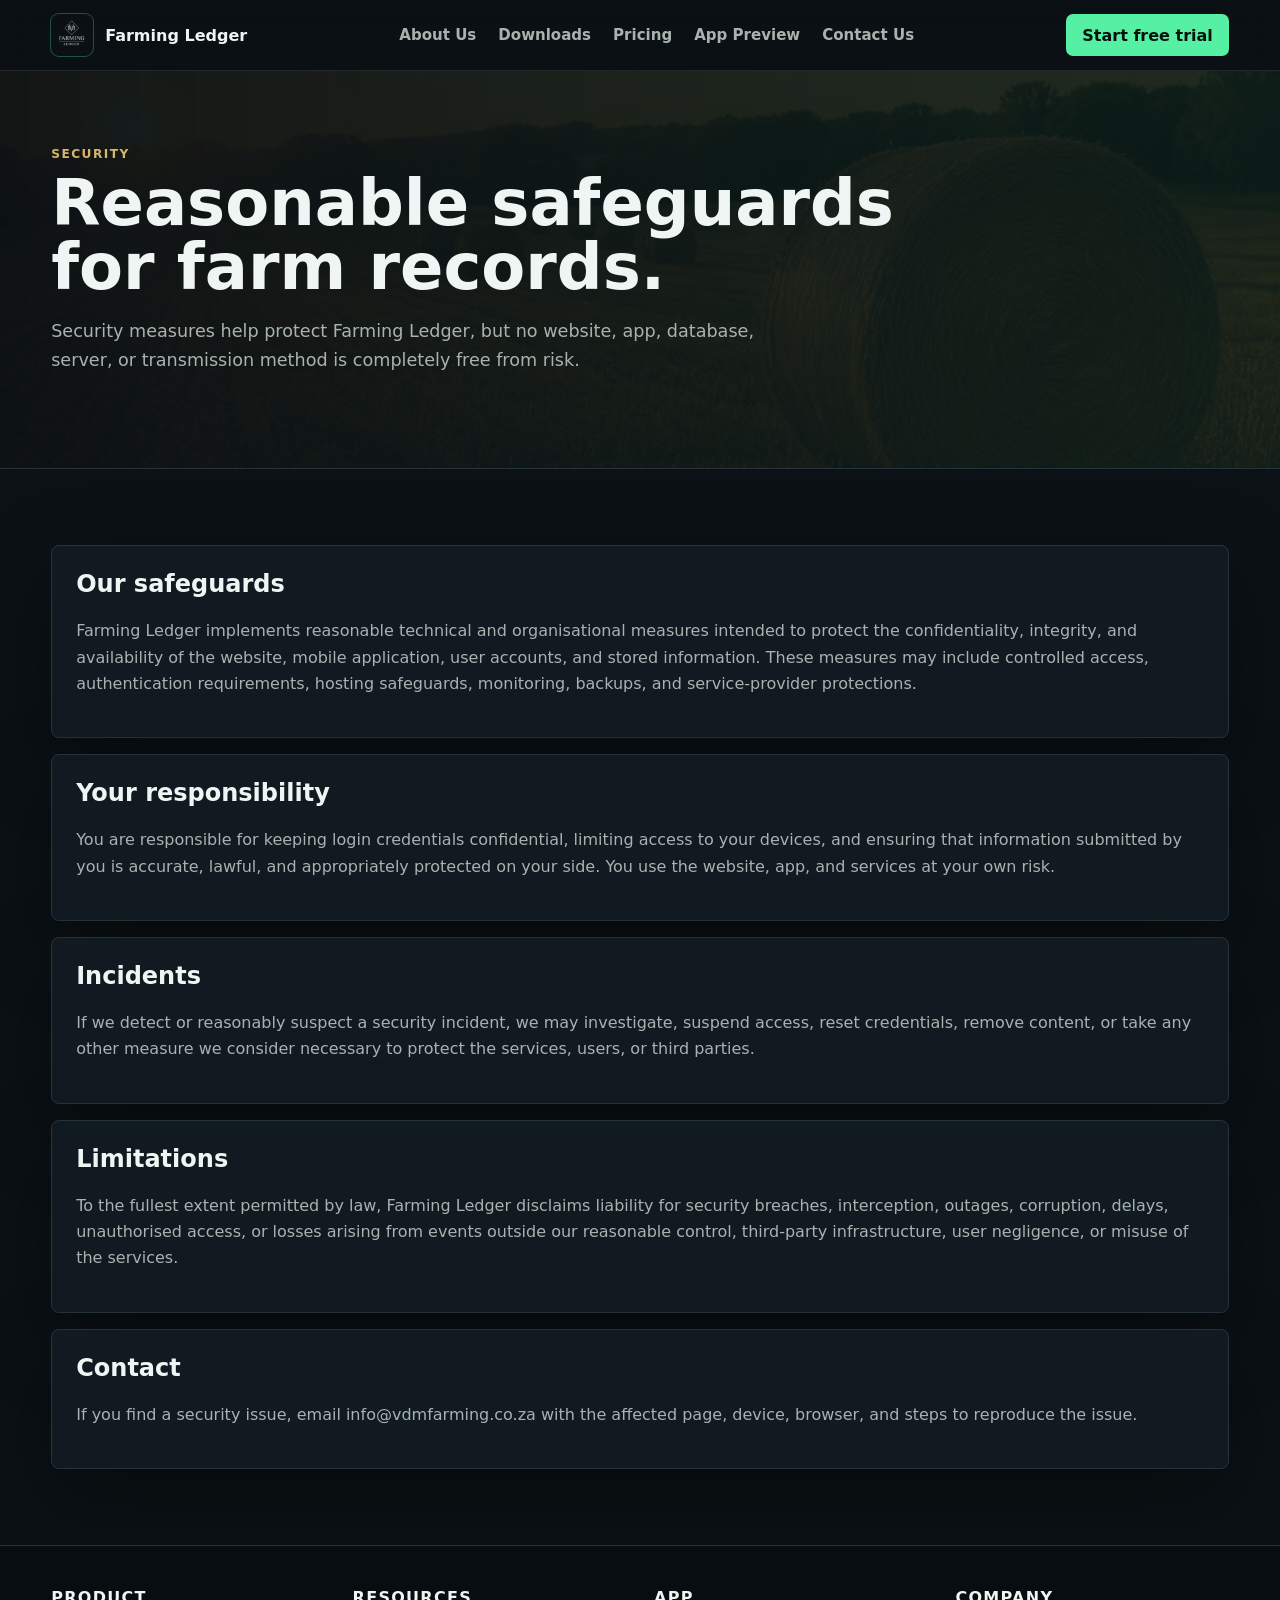
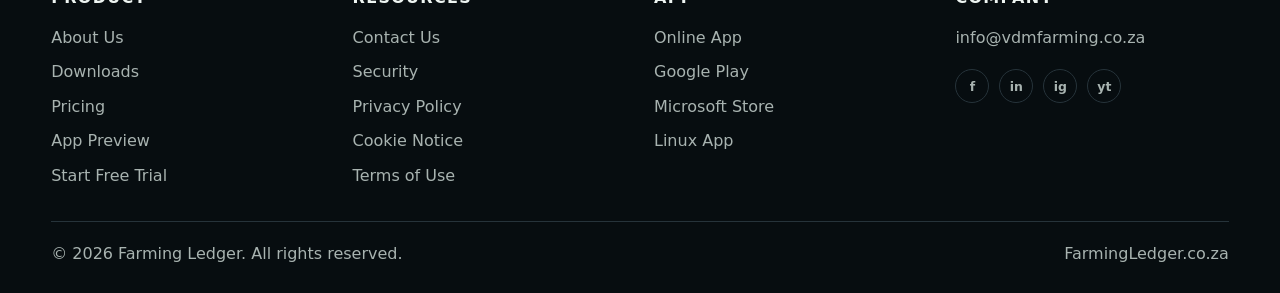
<file: security.html>
<!doctype html>
<html lang="en">
  <head>
    <meta charset="utf-8">
    <meta name="viewport" content="width=device-width, initial-scale=1">
    <title>Security | Farming Ledger</title>
    <meta name="description" content="Security policy for Farming Ledger website, app, accounts, and stored information.">
    <meta name="robots" content="index,follow,max-image-preview:large">
    <link rel="canonical" href="https://farmingledger.co.za/security.html">
    <meta property="og:type" content="website">
    <meta property="og:site_name" content="Farming Ledger">
    <meta property="og:title" content="Security | Farming Ledger">
    <meta property="og:description" content="Security information for Farming Ledger farm records, accounts, website, and app data.">
    <meta property="og:url" content="https://farmingledger.co.za/security.html">
    <meta property="og:image" content="https://farmingledger.co.za/assets/hero-field-1200.jpg">
    <link rel="icon" href="assets/farming-ledger-logo.png">
    <link rel="manifest" href="site.webmanifest">
    <meta name="theme-color" content="#0b1115">
    <link rel="stylesheet" href="styles.css?v=25">
  </head>
  <body>
    <header class="site-header">
      <a class="brand" href="index.html" aria-label="Farming Ledger home">
        <img class="brand-logo" src="assets/farming-ledger-logo.png" alt="" width="42" height="42">
        <span>Farming Ledger</span>
      </a>
      <nav aria-label="Main navigation">
        <a href="index.html">About Us</a>
        <a href="downloads.html">Downloads</a>
        <a href="pricing.html">Pricing</a>
        <a href="app-preview.html">App Preview</a>
        <a href="contact.html">Contact Us</a>
      </nav>
      <a class="header-action" href="https://farmingledger.co.za/app/">Start free trial</a>
    </header>

    <main>
      <section class="page-hero">
        <p class="eyebrow">Security</p>
        <h1>Reasonable safeguards for farm records.</h1>
        <p>Security measures help protect Farming Ledger, but no website, app, database, server, or transmission method is completely free from risk.</p>
      </section>

      <section class="content-page">
        <article class="content-card">
          <h2>Our safeguards</h2>
          <p>Farming Ledger implements reasonable technical and organisational measures intended to protect the confidentiality, integrity, and availability of the website, mobile application, user accounts, and stored information. These measures may include controlled access, authentication requirements, hosting safeguards, monitoring, backups, and service-provider protections.</p>
        </article>

        <article class="content-card">
          <h2>Your responsibility</h2>
          <p>You are responsible for keeping login credentials confidential, limiting access to your devices, and ensuring that information submitted by you is accurate, lawful, and appropriately protected on your side. You use the website, app, and services at your own risk.</p>
        </article>

        <article class="content-card">
          <h2>Incidents</h2>
          <p>If we detect or reasonably suspect a security incident, we may investigate, suspend access, reset credentials, remove content, or take any other measure we consider necessary to protect the services, users, or third parties.</p>
        </article>

        <article class="content-card">
          <h2>Limitations</h2>
          <p>To the fullest extent permitted by law, Farming Ledger disclaims liability for security breaches, interception, outages, corruption, delays, unauthorised access, or losses arising from events outside our reasonable control, third-party infrastructure, user negligence, or misuse of the services.</p>
        </article>

        <article class="content-card">
          <h2>Contact</h2>
          <p>If you find a security issue, email <a href="mailto:info@vdmfarming.co.za">info@vdmfarming.co.za</a> with the affected page, device, browser, and steps to reproduce the issue.</p>
        </article>
      </section>
    </main>

    <footer class="site-footer">
      <div class="footer-grid">
        <section><h2>Product</h2><a href="index.html">About Us</a><a href="downloads.html">Downloads</a><a href="pricing.html">Pricing</a><a href="app-preview.html">App Preview</a><a href="https://farmingledger.co.za/app/">Start Free Trial</a></section>
        <section><h2>Resources</h2><a href="contact.html">Contact Us</a><a href="security.html">Security</a><a href="privacy-policy.html">Privacy Policy</a><a href="cookie-notice.html">Cookie Notice</a><a href="terms-of-use.html">Terms of Use</a></section>
        <section><h2>App</h2><a href="https://farmingledger.co.za/app/">Online App</a><a href="https://play.google.com/store/apps/details?id=za.co.farmingledger.app">Google Play</a><a href="https://apps.microsoft.com/detail/9NXMZX1PF3FS">Microsoft Store</a><a href="https://farmingledger.co.za/downloads/farming-ledger-linux-app.tar.gz?v=1.0.47">Linux App</a></section>
        <section><h2>Company</h2><a href="mailto:info@vdmfarming.co.za">info@vdmfarming.co.za</a><div class="social-links" aria-label="Social media links"><a class="social-link" href="#" aria-label="Facebook">f</a><a class="social-link" href="#" aria-label="LinkedIn">in</a><a class="social-link" href="#" aria-label="Instagram">ig</a><a class="social-link" href="#" aria-label="YouTube">yt</a></div></section>
      </div>
      <div class="footer-bottom"><span>&copy; 2026 Farming Ledger. All rights reserved.</span><span>FarmingLedger.co.za</span></div>
    </footer>
    <script src="app.js?v=20"></script>
  </body>
</html>
</file>
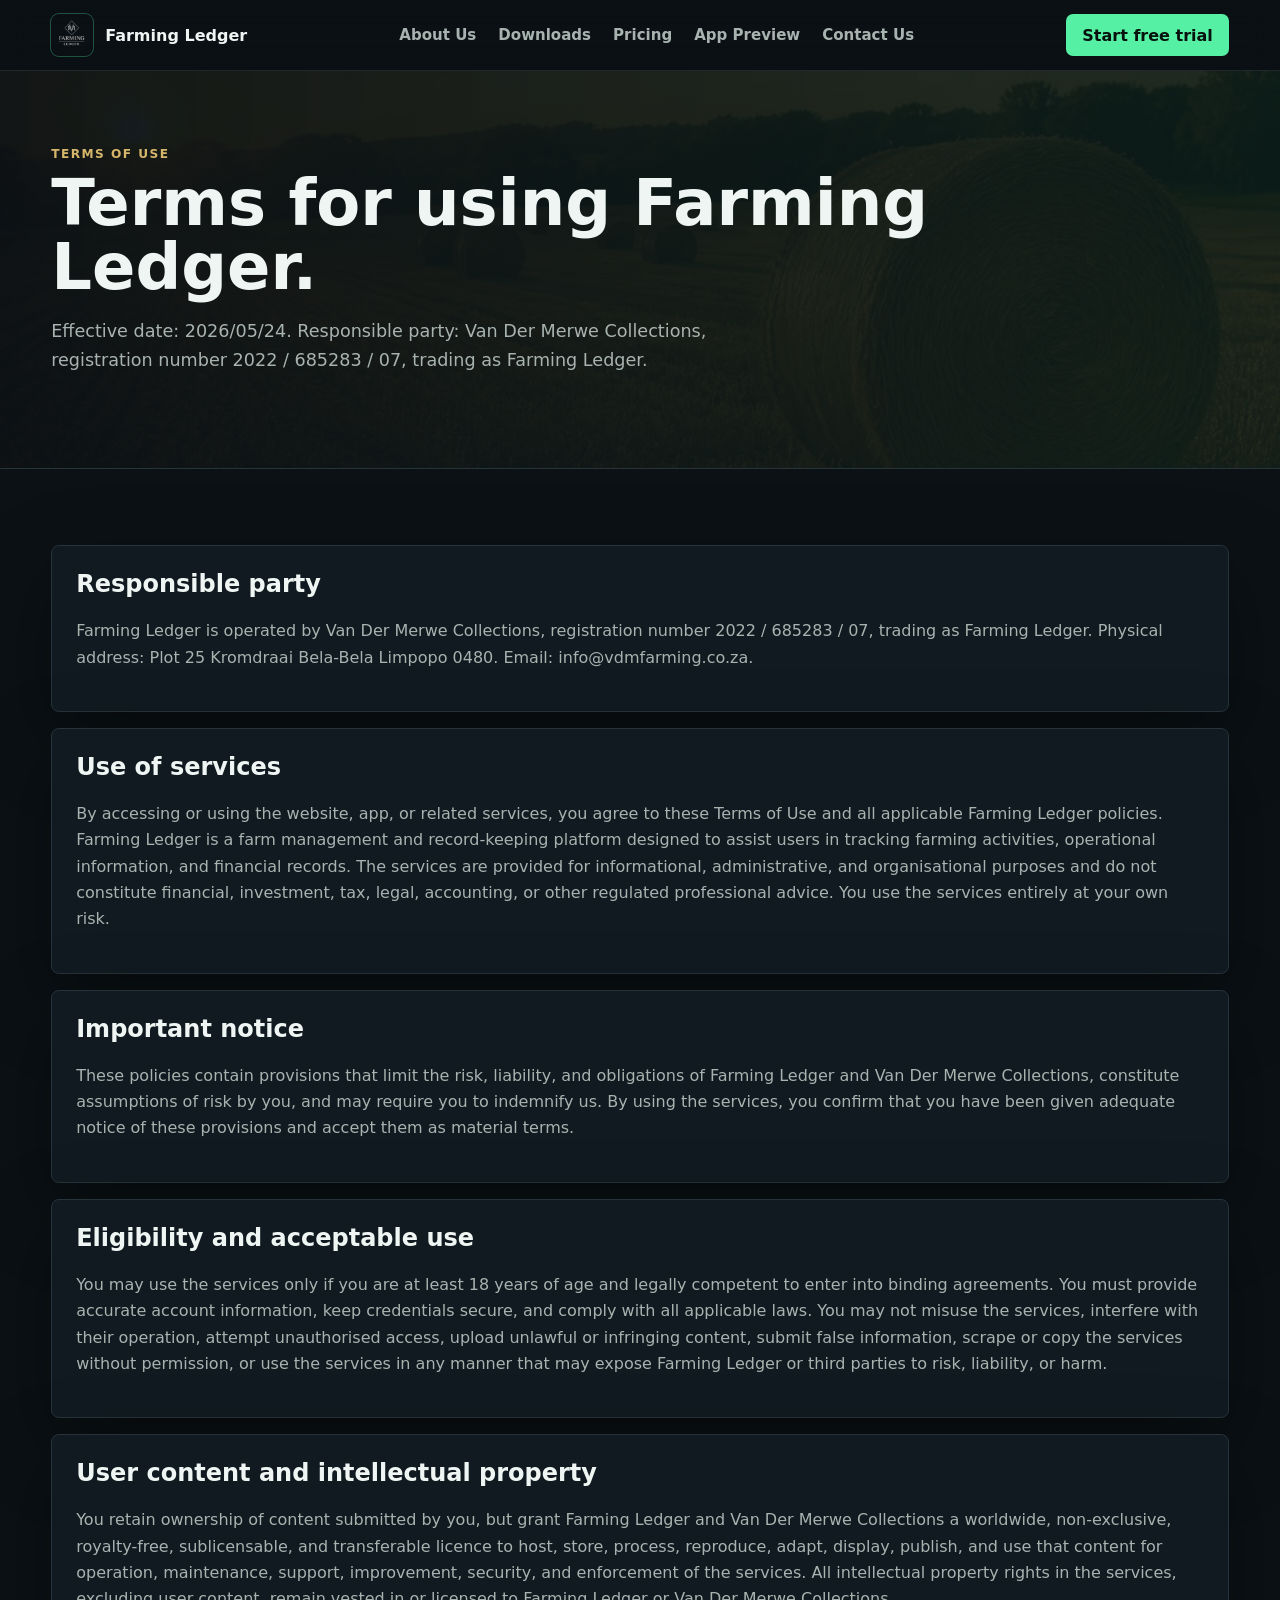
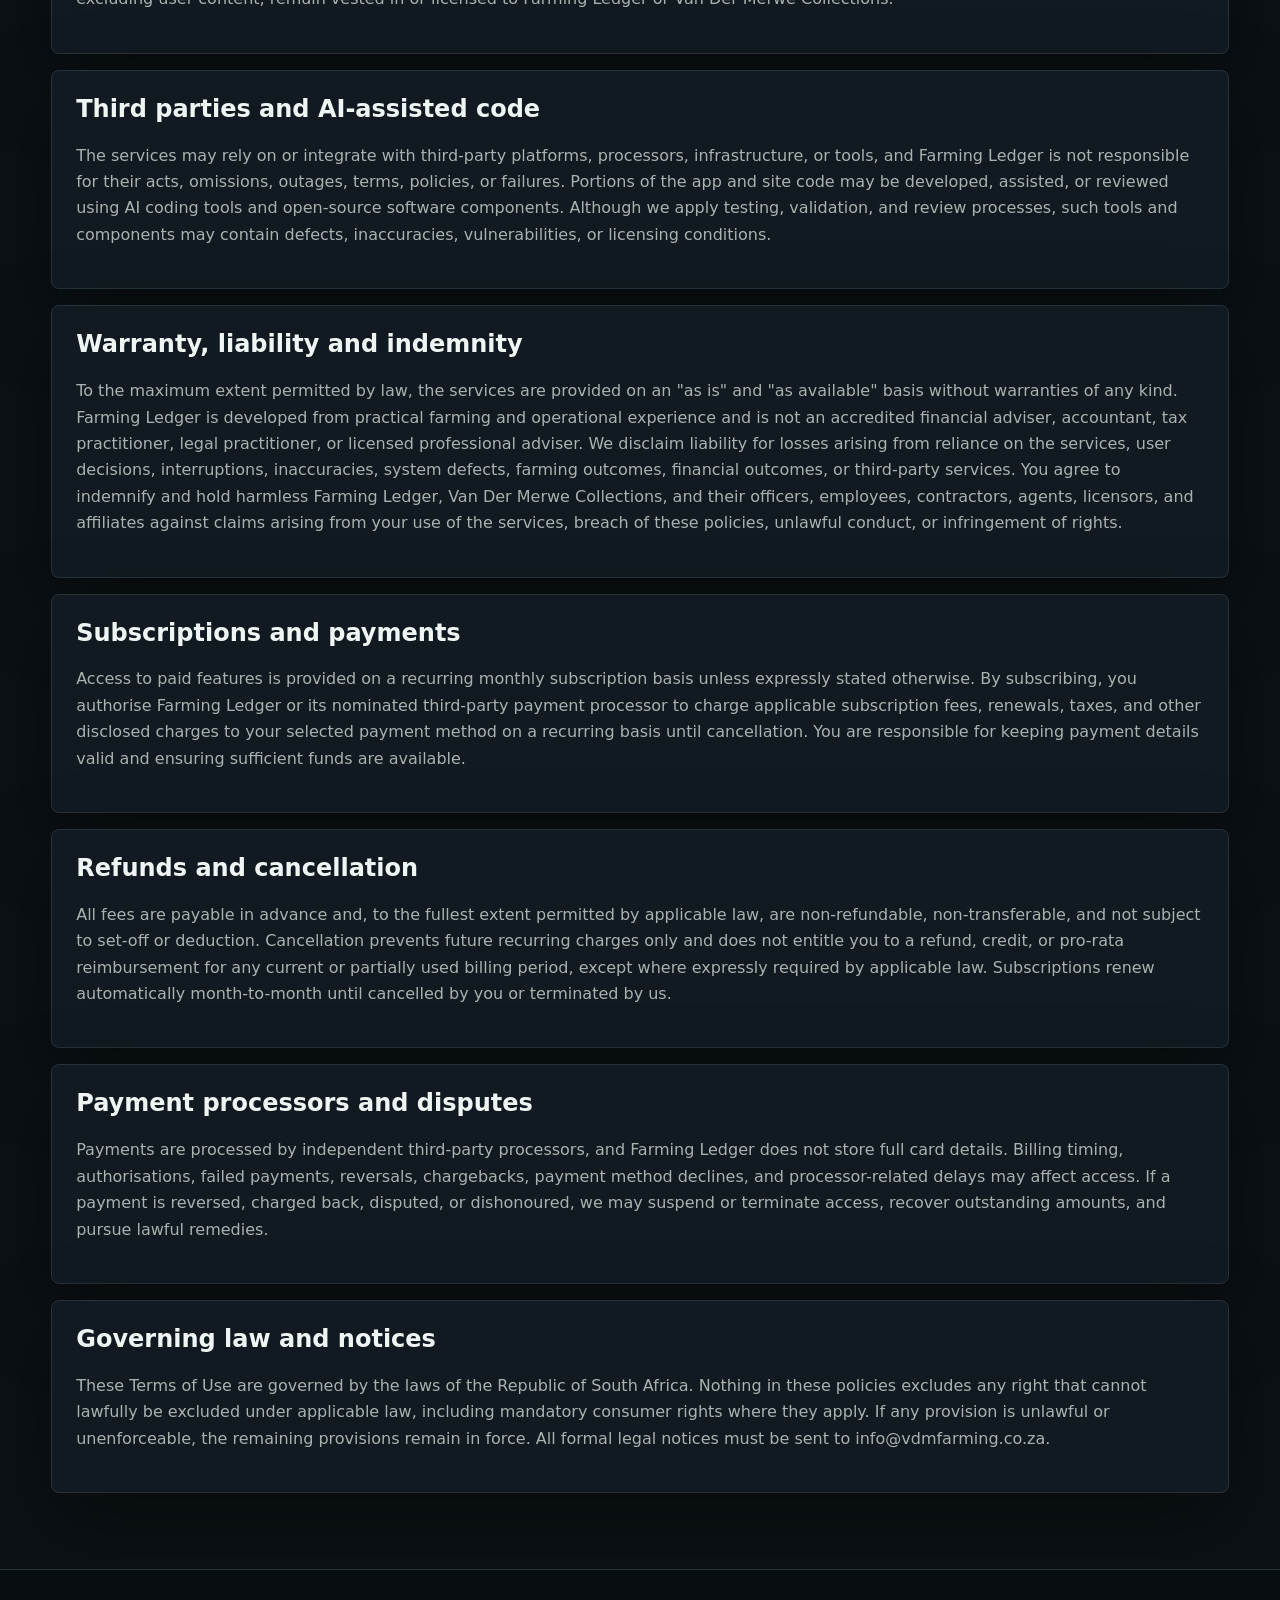
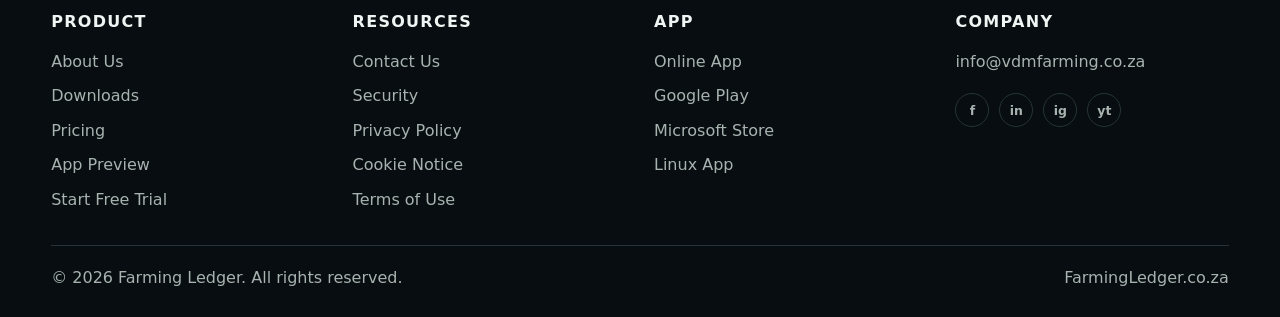
<file: terms-of-use.html>
<!doctype html>
<html lang="en">
  <head>
    <meta charset="utf-8">
    <meta name="viewport" content="width=device-width, initial-scale=1">
    <title>Terms of Use | Farming Ledger</title>
    <meta name="description" content="Terms of use for Farming Ledger website, app, downloads, trial, subscriptions, payments, and refunds.">
    <meta name="robots" content="index,follow,max-image-preview:large">
    <link rel="canonical" href="https://farmingledger.co.za/terms-of-use.html">
    <meta property="og:type" content="website">
    <meta property="og:site_name" content="Farming Ledger">
    <meta property="og:title" content="Terms of Use | Farming Ledger">
    <meta property="og:description" content="Terms for using the Farming Ledger website, app, downloads, trials, subscriptions, payments, and refunds.">
    <meta property="og:url" content="https://farmingledger.co.za/terms-of-use.html">
    <meta property="og:image" content="https://farmingledger.co.za/assets/hero-field-1200.jpg">
    <link rel="icon" href="assets/farming-ledger-logo.png">
    <link rel="manifest" href="site.webmanifest">
    <meta name="theme-color" content="#0b1115">
    <link rel="stylesheet" href="styles.css?v=25">
  </head>
  <body>
    <header class="site-header">
      <a class="brand" href="index.html" aria-label="Farming Ledger home">
        <img class="brand-logo" src="assets/farming-ledger-logo.png" alt="" width="42" height="42">
        <span>Farming Ledger</span>
      </a>
      <nav aria-label="Main navigation">
        <a href="index.html">About Us</a>
        <a href="downloads.html">Downloads</a>
        <a href="pricing.html">Pricing</a>
        <a href="app-preview.html">App Preview</a>
        <a href="contact.html">Contact Us</a>
      </nav>
      <a class="header-action" href="https://farmingledger.co.za/app/">Start free trial</a>
    </header>

    <main>
      <section class="page-hero">
        <p class="eyebrow">Terms of use</p>
        <h1>Terms for using Farming Ledger.</h1>
        <p>Effective date: 2026/05/24. Responsible party: Van Der Merwe Collections, registration number 2022 / 685283 / 07, trading as Farming Ledger.</p>
      </section>

      <section class="content-page">
        <article class="content-card">
          <h2>Responsible party</h2>
          <p>Farming Ledger is operated by Van Der Merwe Collections, registration number 2022 / 685283 / 07, trading as Farming Ledger. Physical address: Plot 25 Kromdraai Bela-Bela Limpopo 0480. Email: <a href="mailto:info@vdmfarming.co.za">info@vdmfarming.co.za</a>.</p>
        </article>

        <article class="content-card">
          <h2>Use of services</h2>
          <p>By accessing or using the website, app, or related services, you agree to these Terms of Use and all applicable Farming Ledger policies. Farming Ledger is a farm management and record-keeping platform designed to assist users in tracking farming activities, operational information, and financial records. The services are provided for informational, administrative, and organisational purposes and do not constitute financial, investment, tax, legal, accounting, or other regulated professional advice. You use the services entirely at your own risk.</p>
        </article>

        <article class="content-card">
          <h2>Important notice</h2>
          <p>These policies contain provisions that limit the risk, liability, and obligations of Farming Ledger and Van Der Merwe Collections, constitute assumptions of risk by you, and may require you to indemnify us. By using the services, you confirm that you have been given adequate notice of these provisions and accept them as material terms.</p>
        </article>

        <article class="content-card">
          <h2>Eligibility and acceptable use</h2>
          <p>You may use the services only if you are at least 18 years of age and legally competent to enter into binding agreements. You must provide accurate account information, keep credentials secure, and comply with all applicable laws. You may not misuse the services, interfere with their operation, attempt unauthorised access, upload unlawful or infringing content, submit false information, scrape or copy the services without permission, or use the services in any manner that may expose Farming Ledger or third parties to risk, liability, or harm.</p>
        </article>

        <article class="content-card">
          <h2>User content and intellectual property</h2>
          <p>You retain ownership of content submitted by you, but grant Farming Ledger and Van Der Merwe Collections a worldwide, non-exclusive, royalty-free, sublicensable, and transferable licence to host, store, process, reproduce, adapt, display, publish, and use that content for operation, maintenance, support, improvement, security, and enforcement of the services. All intellectual property rights in the services, excluding user content, remain vested in or licensed to Farming Ledger or Van Der Merwe Collections.</p>
        </article>

        <article class="content-card">
          <h2>Third parties and AI-assisted code</h2>
          <p>The services may rely on or integrate with third-party platforms, processors, infrastructure, or tools, and Farming Ledger is not responsible for their acts, omissions, outages, terms, policies, or failures. Portions of the app and site code may be developed, assisted, or reviewed using AI coding tools and open-source software components. Although we apply testing, validation, and review processes, such tools and components may contain defects, inaccuracies, vulnerabilities, or licensing conditions.</p>
        </article>

        <article class="content-card">
          <h2>Warranty, liability and indemnity</h2>
          <p>To the maximum extent permitted by law, the services are provided on an "as is" and "as available" basis without warranties of any kind. Farming Ledger is developed from practical farming and operational experience and is not an accredited financial adviser, accountant, tax practitioner, legal practitioner, or licensed professional adviser. We disclaim liability for losses arising from reliance on the services, user decisions, interruptions, inaccuracies, system defects, farming outcomes, financial outcomes, or third-party services. You agree to indemnify and hold harmless Farming Ledger, Van Der Merwe Collections, and their officers, employees, contractors, agents, licensors, and affiliates against claims arising from your use of the services, breach of these policies, unlawful conduct, or infringement of rights.</p>
        </article>

        <article class="content-card">
          <h2>Subscriptions and payments</h2>
          <p>Access to paid features is provided on a recurring monthly subscription basis unless expressly stated otherwise. By subscribing, you authorise Farming Ledger or its nominated third-party payment processor to charge applicable subscription fees, renewals, taxes, and other disclosed charges to your selected payment method on a recurring basis until cancellation. You are responsible for keeping payment details valid and ensuring sufficient funds are available.</p>
        </article>

        <article class="content-card">
          <h2>Refunds and cancellation</h2>
          <p>All fees are payable in advance and, to the fullest extent permitted by applicable law, are non-refundable, non-transferable, and not subject to set-off or deduction. Cancellation prevents future recurring charges only and does not entitle you to a refund, credit, or pro-rata reimbursement for any current or partially used billing period, except where expressly required by applicable law. Subscriptions renew automatically month-to-month until cancelled by you or terminated by us.</p>
        </article>

        <article class="content-card">
          <h2>Payment processors and disputes</h2>
          <p>Payments are processed by independent third-party processors, and Farming Ledger does not store full card details. Billing timing, authorisations, failed payments, reversals, chargebacks, payment method declines, and processor-related delays may affect access. If a payment is reversed, charged back, disputed, or dishonoured, we may suspend or terminate access, recover outstanding amounts, and pursue lawful remedies.</p>
        </article>

        <article class="content-card">
          <h2>Governing law and notices</h2>
          <p>These Terms of Use are governed by the laws of the Republic of South Africa. Nothing in these policies excludes any right that cannot lawfully be excluded under applicable law, including mandatory consumer rights where they apply. If any provision is unlawful or unenforceable, the remaining provisions remain in force. All formal legal notices must be sent to <a href="mailto:info@vdmfarming.co.za">info@vdmfarming.co.za</a>.</p>
        </article>
      </section>
    </main>

    <footer class="site-footer">
      <div class="footer-grid">
        <section><h2>Product</h2><a href="index.html">About Us</a><a href="downloads.html">Downloads</a><a href="pricing.html">Pricing</a><a href="app-preview.html">App Preview</a><a href="https://farmingledger.co.za/app/">Start Free Trial</a></section>
        <section><h2>Resources</h2><a href="contact.html">Contact Us</a><a href="security.html">Security</a><a href="privacy-policy.html">Privacy Policy</a><a href="cookie-notice.html">Cookie Notice</a><a href="terms-of-use.html">Terms of Use</a></section>
        <section><h2>App</h2><a href="https://farmingledger.co.za/app/">Online App</a><a href="https://play.google.com/store/apps/details?id=za.co.farmingledger.app">Google Play</a><a href="https://apps.microsoft.com/detail/9NXMZX1PF3FS">Microsoft Store</a><a href="https://farmingledger.co.za/downloads/farming-ledger-linux-app.tar.gz?v=1.0.47">Linux App</a></section>
        <section><h2>Company</h2><a href="mailto:info@vdmfarming.co.za">info@vdmfarming.co.za</a><div class="social-links" aria-label="Social media links"><a class="social-link" href="#" aria-label="Facebook">f</a><a class="social-link" href="#" aria-label="LinkedIn">in</a><a class="social-link" href="#" aria-label="Instagram">ig</a><a class="social-link" href="#" aria-label="YouTube">yt</a></div></section>
      </div>
      <div class="footer-bottom"><span>&copy; 2026 Farming Ledger. All rights reserved.</span><span>FarmingLedger.co.za</span></div>
    </footer>
    <script src="app.js?v=20"></script>
  </body>
</html>
</file>
<file: styles.css>
:root {
  color-scheme: dark;
  --bg: #0b1115;
  --bg-2: #0f171c;
  --panel: #111b21;
  --panel-2: #15251f;
  --panel-3: #18252b;
  --ink: #eef5f2;
  --muted: #a8b3b0;
  --line: #26333a;
  --green: #55f0a3;
  --green-2: #2bbf78;
  --green-soft: rgba(85, 240, 163, 0.14);
  --field: #153d2e;
  --earth: #8d6b3f;
  --wheat: #d6b66b;
  --blue-logo: #0a4772;
  --red: #ff735f;
  --shadow: 0 28px 80px rgba(0, 0, 0, 0.34);
  font-family: Inter, ui-sans-serif, system-ui, -apple-system, BlinkMacSystemFont, "Segoe UI", sans-serif;
}

* {
  box-sizing: border-box;
}

html,
body {
  max-width: 100%;
  overflow-x: hidden;
}

html {
  scroll-behavior: smooth;
}

body {
  min-width: 320px;
  margin: 0;
  background: #0b1115;
  color: var(--ink);
}

a {
  color: inherit;
  text-decoration: none;
}

button,
input,
select,
textarea {
  font: inherit;
}

section[id] {
  scroll-margin-top: 160px;
}

.site-header {
  position: sticky;
  z-index: 10;
  top: 0;
  display: grid;
  grid-template-columns: auto 1fr auto;
  gap: 22px;
  align-items: center;
  border-bottom: 1px solid rgba(238, 245, 242, 0.1);
  background: rgba(11, 17, 21, 0.58);
  padding: 14px clamp(18px, 4vw, 56px);
  backdrop-filter: blur(14px);
}

.brand,
.site-header nav,
.hero-actions,
footer,
.mock-brand,
.mock-nav,
.mock-segment {
  display: flex;
  align-items: center;
}

.brand {
  gap: 12px;
  font-weight: 900;
}

.brand-logo {
  width: 42px;
  height: 42px;
  border-radius: 8px;
  object-fit: cover;
  box-shadow: 0 0 0 1px rgba(85, 240, 163, 0.3);
}

.site-header nav {
  justify-content: center;
  gap: 22px;
  color: var(--muted);
  font-size: 0.94rem;
  font-weight: 750;
}

.site-header nav a:hover,
footer a:hover {
  color: var(--green);
}

.header-action,
.primary-action,
.secondary-action,
button {
  min-height: 42px;
  border-radius: 7px;
  font-weight: 850;
}

.header-action,
.primary-action {
  display: inline-flex;
  align-items: center;
  justify-content: center;
  background: var(--green);
  color: #07110d;
  padding: 0 16px;
}

.secondary-action {
  display: inline-flex;
  align-items: center;
  justify-content: center;
  border: 1px solid rgba(238, 245, 242, 0.2);
  color: var(--ink);
  padding: 0 16px;
}

.hero {
  position: relative;
  display: flex;
  align-items: center;
  overflow: hidden;
  min-height: clamp(420px, 62vh, 620px);
  border-bottom: 1px solid rgba(214, 182, 107, 0.18);
  background: #0b1115;
  padding: clamp(30px, 4vw, 54px) clamp(18px, 4vw, 56px);
}

.hero::after {
  position: absolute;
  inset: 0;
  z-index: 0;
  background: linear-gradient(90deg, rgba(10, 17, 14, 0.96) 0%, rgba(10, 17, 14, 0.88) 55%, rgba(10, 17, 14, 0.62) 100%);
  content: "";
}

.hero-media {
  position: absolute;
  inset: 0;
  z-index: 0;
}

.hero-media img {
  width: 100%;
  height: 100%;
  object-fit: cover;
  object-position: center bottom;
}

.hero-copy-block {
  position: relative;
  z-index: 1;
  max-width: 760px;
}

.eyebrow {
  margin: 0 0 10px;
  color: var(--wheat);
  font-size: 0.76rem;
  font-weight: 900;
  letter-spacing: 0.12em;
  text-transform: uppercase;
}

.hero h1 {
  margin: 0;
  max-width: 780px;
  font-size: clamp(2.3rem, 4.5vw, 4.3rem);
  line-height: 1;
  letter-spacing: 0;
  text-shadow: 0 12px 42px rgba(0, 0, 0, 0.55);
}

.hero-copy {
  max-width: 650px;
  margin: 20px 0 0;
  color: var(--muted);
  font-size: clamp(1.05rem, 1.8vw, 1.28rem);
  line-height: 1.62;
}

.hero-actions {
  flex-wrap: wrap;
  gap: 12px;
  margin-top: 24px;
}

.product-frame {
  display: grid;
  grid-template-columns: 230px minmax(0, 1fr);
  min-height: 460px;
  overflow: hidden;
  border: 1px solid var(--line);
  border-radius: 8px;
  background: #0b1115;
  box-shadow: var(--shadow);
}

.mock-sidebar {
  display: grid;
  align-content: start;
  gap: 12px;
  border-right: 1px solid var(--line);
  background: #0d1a20;
  padding: 18px 12px;
}

.mock-brand {
  gap: 12px;
  padding: 0 4px 16px;
  color: #fff;
}

.mock-brand img {
  width: 36px;
  height: 36px;
  border-radius: 8px;
  object-fit: cover;
}

.mock-nav {
  gap: 12px;
  min-height: 44px;
  border-radius: 7px;
  color: #c7d0ce;
  padding: 0 12px;
  font-weight: 750;
}

.mock-nav.active,
.mock-segment strong {
  background: rgba(85, 240, 163, 0.18);
  color: var(--green);
}

.mock-label {
  margin: 10px 7px 2px;
  color: #7d8987;
  font-size: 0.72rem;
  font-weight: 900;
  text-transform: uppercase;
}

.mock-segment {
  gap: 4px;
  min-height: 40px;
  border-radius: 7px;
  background: rgba(238, 245, 242, 0.07);
  padding: 4px;
}

.mock-segment span,
.mock-segment strong {
  display: grid;
  flex: 1;
  min-height: 32px;
  place-items: center;
  border-radius: 6px;
  font-size: 0.82rem;
}

.nav-icon {
  position: relative;
  width: 17px;
  height: 17px;
  color: currentColor;
}

.grid-icon {
  background:
    linear-gradient(currentColor 0 0) 0 0 / 7px 7px,
    linear-gradient(currentColor 0 0) 10px 0 / 7px 7px,
    linear-gradient(currentColor 0 0) 0 10px / 7px 7px,
    linear-gradient(currentColor 0 0) 10px 10px / 7px 7px;
  background-repeat: no-repeat;
}

.card-icon,
.circle-icon,
.house-icon,
.list-icon {
  border: 2px solid currentColor;
  border-radius: 4px;
}

.circle-icon {
  border-radius: 50%;
}

.house-icon::before {
  position: absolute;
  inset: -6px 2px auto;
  height: 10px;
  border-top: 2px solid currentColor;
  border-left: 2px solid currentColor;
  content: "";
  transform: rotate(45deg);
}

.list-icon::before,
.list-icon::after {
  position: absolute;
  right: 2px;
  left: 2px;
  height: 2px;
  background: currentColor;
  content: "";
}

.list-icon::before {
  top: 5px;
}

.list-icon::after {
  bottom: 5px;
}

.mock-main {
  display: grid;
  align-content: start;
  gap: 18px;
  background: #0e1418;
}

.mock-topbar {
  display: flex;
  justify-content: space-between;
  gap: 20px;
  align-items: center;
  min-height: 68px;
  border-bottom: 1px solid var(--line);
  background: #101d23;
  padding: 0 24px;
  color: #aeb8b6;
}

.mock-title-row {
  display: flex;
  justify-content: space-between;
  gap: 20px;
  align-items: center;
  border-top: 1px solid rgba(85, 240, 163, 0.1);
  border-bottom: 1px solid rgba(85, 240, 163, 0.08);
  background:
    linear-gradient(90deg, rgba(12, 19, 15, 0.95), rgba(16, 46, 34, 0.84)),
    url("assets/dashboard-hay-bales-960.jpg") center / cover;
  padding: 20px 24px;
}

.mock-title-row h2 {
  margin: 0;
  font-size: 1.7rem;
}

.status-pill {
  border: 1px solid rgba(85, 240, 163, 0.25);
  border-radius: 999px;
  background: var(--green-soft);
  color: var(--green);
  padding: 7px 10px;
  font-size: 0.82rem;
  font-weight: 850;
}

.mock-stats {
  display: grid;
  grid-template-columns: repeat(3, minmax(0, 1fr));
  gap: 12px;
  padding: 0 24px;
}

.mock-stats article,
.mock-chart {
  border: 1px solid var(--line);
  border-radius: 8px;
  background: var(--panel);
}

.mock-stats article {
  display: grid;
  gap: 8px;
  min-height: 108px;
  padding: 16px;
}

.mock-stats span,
.platform-strip span,
.module-card p,
.contact-section p,
.stat span,
label {
  color: var(--muted);
}

.mock-stats strong {
  font-size: 1.7rem;
}

.mock-chart {
  display: flex;
  gap: 14px;
  align-items: end;
  height: 190px;
  margin: 0 24px 24px;
  padding: 18px;
}

.mock-chart span {
  flex: 1;
  min-width: 22px;
  border-radius: 7px 7px 0 0;
  background: linear-gradient(180deg, var(--green), var(--green-2));
}

.platform-strip,
.section,
.farm-gallery,
.app-section,
.download-section,
.feedback-section,
.contact-section,
footer {
  padding-right: clamp(18px, 4vw, 56px);
  padding-left: clamp(18px, 4vw, 56px);
}

.platform-strip {
  display: grid;
  grid-template-columns: repeat(3, minmax(0, 1fr));
  gap: 26px;
  border-top: 1px solid rgba(238, 245, 242, 0.12);
  border-bottom: 1px solid rgba(238, 245, 242, 0.12);
  background:
    linear-gradient(180deg, rgba(11, 17, 21, 0.82), rgba(11, 17, 21, 0.94)),
    url("assets/gallery-crops-720.jpg") center / cover;
  padding-top: 36px;
  padding-bottom: 36px;
}

.platform-strip article {
  display: grid;
  gap: 10px;
  min-height: 150px;
  align-content: start;
  justify-items: center;
  background: transparent;
  color: #fff;
  padding: 0 18px;
  text-align: center;
}

.platform-strip strong {
  font-size: 0.94rem;
  letter-spacing: 0.12em;
  text-transform: uppercase;
}

.platform-icon {
  position: relative;
  display: grid;
  width: 44px;
  height: 38px;
  margin-bottom: 4px;
  place-items: center;
  color: var(--ink);
}

.platform-icon::before,
.platform-icon::after {
  position: absolute;
  top: 18px;
  width: 58px;
  height: 2px;
  background: currentColor;
  content: "";
}

.platform-icon::before {
  right: 48px;
}

.platform-icon::after {
  left: 48px;
}

.field-icon {
  border: 2px solid currentColor;
  border-radius: 999px 999px 999px 0;
  transform: rotate(-45deg);
}

.field-icon::before,
.field-icon::after {
  transform: rotate(45deg);
}

.field-icon {
  width: 26px;
  height: 26px;
  margin-top: 6px;
}

.field-icon::before {
  right: 30px;
  top: 12px;
}

.field-icon::after {
  left: 30px;
  top: 12px;
}

.finance-icon,
.phone-icon {
  border: 2px solid currentColor;
  border-radius: 5px;
}

.finance-icon::before {
  right: 48px;
}

.finance-icon::after {
  left: 48px;
}

.finance-icon {
  width: 32px;
  height: 27px;
  margin-top: 6px;
}

.finance-icon > *,
.phone-icon > * {
  display: none;
}

.phone-icon {
  width: 24px;
  height: 34px;
  border-radius: 6px;
}

.phone-icon::before,
.phone-icon::after {
  top: 16px;
}

.phone-icon::before {
  right: 34px;
}

.phone-icon::after {
  left: 34px;
}

.phone-icon {
  box-shadow: inset 0 -5px 0 rgba(238, 245, 242, 0.22);
}

.section,
.farm-gallery,
.app-section,
.download-section,
.feedback-section,
.contact-section {
  padding-top: 76px;
  padding-bottom: 76px;
}

.section-heading {
  max-width: 780px;
  margin-bottom: 24px;
}

.farm-gallery {
  display: grid;
  grid-template-columns: repeat(3, minmax(0, 1fr));
  gap: 16px;
  background:
    linear-gradient(180deg, rgba(12, 23, 17, 0.95), rgba(10, 15, 18, 0.98));
}

.farm-gallery article {
  overflow: hidden;
  border: 1px solid rgba(214, 182, 107, 0.22);
  border-radius: 8px;
  background: rgba(17, 27, 33, 0.96);
  box-shadow: var(--shadow);
}

.farm-gallery img {
  display: block;
  width: 100%;
  height: 220px;
  object-fit: cover;
}

.farm-gallery div {
  display: grid;
  gap: 8px;
  padding: 18px;
}

.farm-gallery strong {
  font-size: 1.18rem;
}

.farm-gallery span {
  color: var(--muted);
  line-height: 1.55;
}

.section-heading h2,
.download-copy h2,
.contact-section h2 {
  margin: 0;
  font-size: clamp(2rem, 4.8vw, 4rem);
  line-height: 1.04;
  letter-spacing: 0;
}

.module-grid {
  display: grid;
  grid-template-columns: repeat(4, minmax(0, 1fr));
  gap: 16px;
}

.module-card,
.panel,
.stat,
.contact-form {
  border: 1px solid var(--line);
  border-radius: 8px;
  background: rgba(17, 27, 33, 0.96);
  box-shadow: var(--shadow);
}

.module-card {
  display: grid;
  gap: 14px;
  align-content: start;
  min-height: 250px;
  background:
    linear-gradient(180deg, rgba(21, 61, 46, 0.42), rgba(17, 27, 33, 0.98));
  padding: 22px;
}

.module-icon {
  display: grid;
  width: 46px;
  height: 46px;
  place-items: center;
  border-radius: 7px;
  background: var(--green-soft);
  color: var(--green);
  font-weight: 900;
}

.module-card h3,
.panel-heading h3 {
  margin: 0;
  font-size: 1.25rem;
}

.module-card p {
  margin: 0;
  line-height: 1.6;
}

.download-section {
  display: grid;
  grid-template-columns: minmax(0, 0.82fr) minmax(0, 1.18fr);
  gap: 28px;
  align-items: start;
  border-top: 1px solid var(--line);
  border-bottom: 1px solid var(--line);
  background:
    linear-gradient(90deg, rgba(11, 17, 21, 0.98), rgba(15, 31, 28, 0.86)),
    url("assets/gallery-harvest-720.jpg") center / cover,
    #0f171c;
}

.download-copy {
  position: sticky;
  top: 110px;
}

.download-copy h2 {
  max-width: 720px;
}

.download-copy p:not(.eyebrow),
.download-card p {
  color: var(--muted);
  line-height: 1.6;
}

.download-status,
.version-line {
  font-size: 0.92rem;
}

.download-status {
  display: inline-flex;
  width: fit-content;
  margin-top: 8px;
  border: 1px solid rgba(85, 240, 163, 0.24);
  border-radius: 7px;
  background: rgba(85, 240, 163, 0.1);
  color: var(--ink);
  padding: 8px 10px;
}

.download-grid {
  display: grid;
  gap: 14px;
}

.app-popup {
  position: fixed;
  inset: 0;
  z-index: 100;
  display: none;
  align-items: center;
  justify-content: center;
  background: rgba(3, 7, 8, 0.72);
  padding: 20px;
}

.app-popup[aria-hidden="false"] {
  display: flex;
}

.app-popup-panel {
  position: relative;
  width: min(440px, 100%);
  border: 1px solid rgba(85, 240, 163, 0.32);
  border-radius: 8px;
  background: #101a20;
  box-shadow: var(--shadow);
  padding: 24px;
}

.app-popup-panel h3 {
  margin: 4px 0 10px;
  font-size: 1.5rem;
}

.app-popup-panel p:not(.eyebrow) {
  color: var(--muted);
  line-height: 1.55;
}

.app-popup-close {
  position: absolute;
  top: 12px;
  right: 12px;
  min-height: 34px;
  width: 34px;
  border: 1px solid var(--line);
  background: transparent;
  color: var(--ink);
  padding: 0;
}

.download-card {
  display: grid;
  grid-template-columns: auto minmax(0, 1fr) auto;
  gap: 18px;
  align-items: center;
  min-height: 154px;
  border: 1px solid var(--line);
  border-radius: 8px;
  background: rgba(17, 27, 33, 0.96);
  box-shadow: var(--shadow);
  padding: 20px;
}

.primary-download {
  border-color: rgba(85, 240, 163, 0.35);
  background: linear-gradient(135deg, rgba(85, 240, 163, 0.18), rgba(17, 27, 33, 0.97) 46%);
}

.download-icon {
  display: grid;
  width: 54px;
  height: 54px;
  place-items: center;
  border-radius: 8px;
  background: var(--green-soft);
  color: var(--green);
  font-size: 1.18rem;
  font-weight: 950;
}

.download-card h3 {
  margin: 0 0 6px;
  font-size: 1.35rem;
}

.download-card p {
  margin: 0;
}

.download-card code {
  color: var(--ink);
  font-size: 0.95em;
}

.version-line {
  margin-top: 8px;
  color: var(--green);
  font-weight: 800;
}

.download-action {
  display: inline-flex;
  justify-content: center;
  align-items: center;
  min-height: 42px;
  white-space: nowrap;
  border-radius: 7px;
  background: var(--green);
  color: #07110d;
  padding: 0 15px;
  font-weight: 850;
}

.download-action:hover {
  background: #72f6b4;
}

.download-action[aria-disabled="true"] {
  pointer-events: none;
  opacity: 0.62;
}

.secondary-download {
  border: 1px solid rgba(238, 245, 242, 0.2);
  background: transparent;
  color: var(--ink);
}

.secondary-download:hover {
  border-color: rgba(85, 240, 163, 0.42);
  background: rgba(85, 240, 163, 0.1);
}

.app-section {
  background:
    linear-gradient(90deg, rgba(85, 240, 163, 0.04) 1px, transparent 1px),
    linear-gradient(rgba(85, 240, 163, 0.04) 1px, transparent 1px),
    linear-gradient(rgba(11, 17, 21, 0.9), rgba(11, 17, 21, 0.96)),
    url("assets/gallery-poultry-720.jpg") center / cover,
    #0b1115;
  background-size: 30px 30px, 30px 30px, auto, cover, auto;
}

.app-shell {
  display: grid;
  grid-template-columns: minmax(280px, 380px) minmax(0, 1fr);
  gap: 22px;
}

.dashboard-preview {
  display: grid;
  grid-template-columns: 240px minmax(0, 1fr);
  overflow: hidden;
  min-height: 682px;
  border: 1px solid rgba(85, 240, 163, 0.22);
  border-radius: 8px;
  background: #101418;
  box-shadow: var(--shadow);
}

.preview-sidebar {
  display: grid;
  align-content: start;
  gap: 12px;
  border-right: 1px solid rgba(238, 245, 242, 0.08);
  background: #0f1a20;
  padding: 16px 12px;
}

.preview-sidebar-brand {
  display: flex;
  gap: 12px;
  align-items: center;
  padding: 0 4px 12px;
}

.preview-collapse {
  justify-self: end;
  min-height: 24px;
  border: 0;
  background: transparent;
  color: rgba(238, 245, 242, 0.62);
  font-size: 1.22rem;
  font-weight: 900;
  padding: 0 14px 2px;
  pointer-events: none;
}

.preview-brand-mark {
  display: grid;
  width: 36px;
  height: 36px;
  place-items: center;
  border-radius: 8px;
  background: rgba(85, 240, 163, 0.16);
  color: var(--green);
  font-size: 0.8rem;
  font-weight: 950;
}

.preview-sidebar-brand strong {
  color: var(--ink);
  font-size: 1.06rem;
  line-height: 1.2;
}

.preview-sidebar nav {
  display: grid;
  gap: 6px;
  margin-top: 8px;
}

.preview-sidebar span,
.preview-sidebar small {
  border-radius: 7px;
  color: var(--muted);
  padding: 10px 12px;
  font-weight: 800;
}

.preview-sidebar small {
  padding-top: 16px;
  padding-bottom: 4px;
  color: rgba(238, 245, 242, 0.55);
  font-size: 0.72rem;
  text-transform: uppercase;
}

.preview-sidebar span.active {
  background: rgba(85, 240, 163, 0.2);
  color: var(--green);
}

.preview-user {
  display: flex;
  gap: 10px;
  align-items: center;
  margin-top: 10px;
  border-radius: 7px;
  color: var(--ink);
  padding: 10px 4px;
  font-weight: 850;
}

.preview-user::before {
  content: "";
  width: 34px;
  height: 34px;
  border-radius: 50%;
  background: var(--green);
}

.preview-user span {
  min-width: 0;
  overflow: hidden;
  padding: 0;
  text-overflow: ellipsis;
  white-space: nowrap;
}

.preview-user b {
  margin-left: auto;
  color: rgba(238, 245, 242, 0.72);
}

.preview-package-tabs {
  display: grid;
  grid-template-columns: 1fr 1fr;
  gap: 4px;
  overflow: hidden;
  border: 1px solid rgba(238, 245, 242, 0.16);
  border-radius: 7px;
  background: rgba(238, 245, 242, 0.06);
  padding: 4px;
}

.preview-package-tabs span {
  display: grid;
  min-height: 34px;
  place-items: center;
  padding: 0 8px;
  font-size: 0.84rem;
}

.preview-dashboard {
  min-width: 0;
  background: #101418;
}

.preview-topbar {
  display: flex;
  align-items: center;
  min-height: 58px;
  border-bottom: 1px solid rgba(238, 245, 242, 0.08);
  background: #0f1a20;
  padding: 0 18px;
  color: rgba(238, 245, 242, 0.72);
  font-size: 1.2rem;
}

.preview-hero-band {
  display: flex;
  align-items: end;
  min-height: 128px;
  background:
    linear-gradient(90deg, rgba(16, 20, 24, 0.9), rgba(19, 52, 39, 0.76)),
    url("assets/gallery-crops-520.jpg") center / cover;
  padding: 24px 18px;
}

.preview-hero-band h3 {
  margin: 0;
  color: rgba(238, 245, 242, 0.94);
  font-size: 2rem;
  line-height: 1;
  font-weight: 800;
}

.preview-filter-row {
  display: flex;
  flex-wrap: wrap;
  gap: 8px;
  margin: 12px 16px 16px;
  border: 1px solid rgba(238, 245, 242, 0.12);
  border-radius: 7px;
  padding: 10px;
}

.preview-filter-row span {
  border: 1px solid rgba(238, 245, 242, 0.18);
  border-radius: 0;
  color: var(--ink);
  padding: 7px 18px;
  font-size: 0.9rem;
  font-weight: 800;
}

.preview-filter-row .selected {
  background: rgba(130, 155, 105, 0.38);
  border-color: rgba(130, 155, 105, 0.7);
  border-radius: 999px 0 0 999px;
}

.preview-filter-row .date-chip {
  color: var(--muted);
}

.preview-metric-grid {
  display: grid;
  grid-template-columns: repeat(4, minmax(0, 1fr));
  gap: 12px;
  padding: 0 16px 16px;
}

.preview-metric {
  display: grid;
  grid-template-columns: 30px minmax(0, 1fr);
  align-content: center;
  gap: 4px 10px;
  min-height: 86px;
  border: 1px solid rgba(85, 240, 163, 0.32);
  border-radius: 8px;
  background: #141a1d;
  padding: 16px;
}

.preview-metric i {
  grid-row: span 2;
  align-self: center;
  color: var(--green);
  font-style: normal;
  font-size: 1.55rem;
  font-weight: 900;
}

.preview-metric span {
  color: var(--muted);
  font-weight: 800;
}

.preview-metric strong {
  color: var(--green);
  font-size: 1.55rem;
  line-height: 1.15;
}

.preview-metric.expense {
  border-color: rgba(255, 83, 88, 0.45);
}

.preview-metric.expense i,
.preview-metric.expense strong {
  color: var(--red);
}

.preview-metric.blue {
  border-color: rgba(61, 194, 255, 0.42);
}

.preview-metric.blue i,
.preview-metric.blue strong {
  color: #43c7ff;
  font-size: 1.28rem;
}

.preview-metric.amber {
  border-color: rgba(255, 176, 48, 0.5);
}

.preview-metric.amber i,
.preview-metric.amber strong {
  color: #ffad35;
}

.preview-metric.purple {
  border-color: rgba(213, 73, 230, 0.45);
}

.preview-metric.purple i,
.preview-metric.purple strong {
  color: #d94be9;
}

.preview-metric.yellow {
  border-color: rgba(255, 213, 41, 0.45);
}

.preview-metric.yellow i,
.preview-metric.yellow strong {
  color: #ffd529;
}

.preview-lower-grid {
  display: grid;
  grid-template-columns: minmax(0, 1.45fr) minmax(260px, 0.75fr);
  gap: 12px;
  padding: 0 16px 18px;
}

.preview-chart {
  min-height: 150px;
  border-radius: 8px;
  background: #3b3f42;
  padding: 18px;
  text-align: center;
}

.chart-bars {
  display: grid;
  grid-template-columns: repeat(6, 1fr);
  align-items: end;
  gap: 14px;
  height: 92px;
  margin-top: 16px;
}

.chart-bars span {
  border-radius: 5px 5px 0 0;
  background: linear-gradient(180deg, #55f0a3, #24a7ff);
}

.preview-records {
  display: grid;
  align-content: start;
  gap: 10px;
  min-height: 150px;
  border: 1px solid rgba(238, 245, 242, 0.12);
  border-radius: 8px;
  background: #141a1d;
  padding: 18px;
}

.preview-records strong {
  margin-bottom: 2px;
}

.preview-records p {
  display: flex;
  justify-content: space-between;
  gap: 10px;
  margin: 0;
  border-top: 1px solid rgba(238, 245, 242, 0.08);
  color: var(--muted);
  padding-top: 10px;
}

.preview-records b {
  color: var(--green);
  white-space: nowrap;
}

.map-preview {
  min-height: 720px;
}

.map-preview .preview-dashboard {
  display: grid;
  grid-template-rows: auto auto auto 1fr;
}

.preview-map-tools {
  margin-bottom: 12px;
}

.preview-map-screen {
  display: grid;
  gap: 12px;
  padding: 0 16px 18px;
}

.preview-map-layout {
  display: grid;
  grid-template-columns: minmax(0, 1fr) minmax(230px, 0.42fr);
  gap: 12px;
}

.preview-map-canvas {
  position: relative;
  overflow: hidden;
  min-height: 356px;
  border: 1px solid rgba(85, 240, 163, 0.22);
  border-radius: 8px;
  background:
    radial-gradient(circle at 18% 28%, rgba(106, 152, 82, 0.42) 0 3px, transparent 4px),
    radial-gradient(circle at 72% 22%, rgba(185, 163, 112, 0.3) 0 2px, transparent 3px),
    radial-gradient(circle at 45% 74%, rgba(116, 151, 88, 0.38) 0 3px, transparent 4px),
    linear-gradient(28deg, transparent 0 47%, rgba(214, 191, 136, 0.28) 48% 51%, transparent 52%),
    linear-gradient(145deg, #344730 0%, #273928 39%, #5d6047 40%, #59684e 57%, #263526 58%, #1d2f24 100%);
  background-size: 28px 28px, 36px 36px, 32px 32px, auto, auto;
}

.preview-map-canvas::after {
  content: "";
  position: absolute;
  inset: 0;
  background:
    linear-gradient(90deg, rgba(7, 12, 10, 0.24), transparent 24%, transparent 74%, rgba(7, 12, 10, 0.28)),
    linear-gradient(0deg, rgba(7, 12, 10, 0.28), transparent 24%, transparent 78%, rgba(7, 12, 10, 0.18));
  pointer-events: none;
}

.preview-map-boundary,
.preview-map-road,
.preview-map-label,
.preview-map-pin {
  position: absolute;
  z-index: 1;
}

.preview-map-boundary {
  border: 2px solid rgba(78, 169, 255, 0.9);
  background: rgba(78, 169, 255, 0.16);
  box-shadow: 0 0 0 1px rgba(4, 8, 10, 0.45);
}

.farm-boundary {
  inset: 34px 48px 36px 42px;
  transform: skew(-7deg) rotate(2deg);
}

.crop-boundary {
  left: 20%;
  top: 18%;
  width: 28%;
  height: 38%;
  border-color: rgba(85, 240, 163, 0.88);
  background: rgba(85, 240, 163, 0.13);
  transform: rotate(-9deg);
}

.grazing-boundary {
  right: 16%;
  bottom: 15%;
  width: 30%;
  height: 34%;
  border-color: rgba(255, 176, 48, 0.88);
  background: rgba(255, 176, 48, 0.16);
  transform: rotate(8deg);
}

.preview-map-road {
  left: -4%;
  top: 58%;
  width: 112%;
  height: 5px;
  border-radius: 999px;
  background: rgba(235, 211, 159, 0.5);
  transform: rotate(-11deg);
}

.preview-map-label {
  max-width: 180px;
  border: 1px solid rgba(238, 245, 242, 0.14);
  border-radius: 5px;
  background: rgba(8, 12, 14, 0.68);
  color: rgba(238, 245, 242, 0.9);
  padding: 5px 7px;
  font-size: 0.74rem;
  font-weight: 850;
}

.farm-label {
  left: 58px;
  top: 44px;
}

.field-label {
  right: 14%;
  bottom: 31%;
}

.crop-label {
  left: 24%;
  top: 30%;
}

.preview-map-pin {
  display: inline-flex;
  gap: 6px;
  align-items: center;
  color: var(--ink);
  font-weight: 850;
}

.preview-map-pin b {
  width: 13px;
  height: 13px;
  border: 2px solid #07110d;
  border-radius: 50%;
  background: var(--green);
  box-shadow: 0 0 0 3px rgba(85, 240, 163, 0.22);
}

.preview-map-pin em {
  border-radius: 5px;
  background: rgba(8, 12, 14, 0.62);
  padding: 4px 6px;
  font-size: 0.72rem;
  font-style: normal;
}

.preview-map-pin.house {
  left: 58%;
  top: 23%;
}

.preview-map-pin.borehole {
  left: 54%;
  top: 48%;
}

.preview-map-pin.dam {
  right: 12%;
  bottom: 18%;
}

.preview-map-side,
.preview-insight-grid article {
  border: 1px solid rgba(238, 245, 242, 0.12);
  border-radius: 8px;
  background: #141a1d;
}

.preview-map-side {
  display: grid;
  align-content: start;
  gap: 10px;
  padding: 18px;
}

.preview-map-side strong,
.preview-insight-grid strong {
  color: var(--ink);
}

.preview-map-side p {
  display: flex;
  justify-content: space-between;
  gap: 10px;
  margin: 0;
  border-top: 1px solid rgba(238, 245, 242, 0.08);
  color: var(--muted);
  padding-top: 10px;
}

.preview-map-side b {
  color: var(--green);
  white-space: nowrap;
}

.preview-insight-grid {
  display: grid;
  grid-template-columns: repeat(4, minmax(0, 1fr));
  gap: 12px;
}

.preview-insight-grid article {
  min-height: 146px;
  padding: 16px;
}

.preview-insight-grid p {
  margin: 8px 0 0;
  color: var(--muted);
  font-size: 0.92rem;
  line-height: 1.46;
}

.panel {
  overflow: hidden;
}

.input-panel {
  align-self: start;
}

.panel-heading {
  display: flex;
  justify-content: space-between;
  gap: 18px;
  align-items: flex-start;
  border-bottom: 1px solid rgba(38, 51, 58, 0.8);
  background: rgba(12, 19, 15, 0.72);
  padding: 18px 20px;
}

.entry-form {
  display: grid;
  gap: 14px;
  padding: 20px;
}

label {
  display: grid;
  gap: 7px;
  font-size: 0.82rem;
  font-weight: 750;
}

input,
select,
textarea {
  width: 100%;
  min-height: 42px;
  border: 1px solid #304049;
  border-radius: 7px;
  background: #0c1419;
  color: var(--ink);
  padding: 9px 11px;
}

textarea {
  resize: vertical;
}

input::placeholder,
textarea::placeholder {
  color: #6e7a78;
}

input:focus,
select:focus,
textarea:focus {
  border-color: var(--green);
  outline: 3px solid rgba(85, 240, 163, 0.16);
}

.form-row {
  display: grid;
  grid-template-columns: 1fr 1fr;
  gap: 12px;
}

button {
  border: 0;
  background: var(--green);
  color: #07110d;
  cursor: pointer;
}

button:hover,
.primary-action:hover,
.header-action:hover {
  background: #72f6b4;
}

.secondary-action:hover {
  border-color: rgba(85, 240, 163, 0.42);
  background: rgba(85, 240, 163, 0.1);
}

.workspace {
  display: grid;
  gap: 22px;
}

.stats-grid {
  display: grid;
  grid-template-columns: repeat(4, minmax(0, 1fr));
  gap: 14px;
}

.stat {
  display: grid;
  gap: 10px;
  min-height: 102px;
  padding: 18px;
}

.stat strong {
  font-size: clamp(1.35rem, 3vw, 2rem);
}

.ledger-heading {
  align-items: end;
}

.filters {
  display: grid;
  grid-template-columns: 150px 160px;
  gap: 10px;
}

.table-wrap {
  overflow-x: auto;
}

table {
  width: 100%;
  min-width: 760px;
  border-collapse: collapse;
}

th,
td {
  border-top: 1px solid var(--line);
  padding: 13px 16px;
  text-align: left;
  vertical-align: middle;
}

th {
  color: #7f8b89;
  font-size: 0.75rem;
  letter-spacing: 0.08em;
  text-transform: uppercase;
}

td {
  font-size: 0.94rem;
}

.amount {
  font-weight: 850;
}

.amount.positive {
  color: var(--green);
}

.amount.negative {
  color: var(--red);
}

.chip {
  display: inline-flex;
  align-items: center;
  min-height: 26px;
  border-radius: 999px;
  background: var(--green-soft);
  color: var(--green);
  padding: 3px 9px;
  font-size: 0.78rem;
  font-weight: 850;
}

.delete-btn {
  width: 34px;
  min-height: 34px;
  border: 1px solid var(--line);
  background: transparent;
  color: var(--muted);
}

.delete-btn:hover {
  border-color: var(--red);
  background: rgba(255, 115, 95, 0.12);
  color: var(--red);
}

.empty-state {
  color: var(--muted);
  text-align: center;
}

.contact-section {
  display: grid;
  grid-template-columns: minmax(0, 1fr) minmax(280px, 420px);
  gap: 32px;
  align-items: center;
}

.feedback-section {
  display: grid;
  gap: 22px;
  border-top: 1px solid var(--line);
  background:
    linear-gradient(180deg, rgba(11, 17, 21, 0.94), rgba(12, 24, 22, 0.98)),
    url("assets/gallery-poultry-720.jpg") center / cover;
}

.feedback-section .section-heading p:not(.eyebrow) {
  max-width: 780px;
}

.feedback-grid {
  display: grid;
  grid-template-columns: repeat(3, minmax(0, 1fr));
  gap: 16px;
}

.feedback-grid article {
  display: grid;
  align-content: start;
  gap: 10px;
  min-height: 170px;
  border: 1px solid rgba(85, 240, 163, 0.24);
  border-radius: 8px;
  background: rgba(17, 27, 33, 0.96);
  padding: 20px;
}

.feedback-grid strong {
  color: var(--ink);
  font-size: 1.08rem;
}

.feedback-grid p {
  margin: 0;
  color: var(--muted);
  line-height: 1.6;
}

.feedback-action {
  display: inline-flex;
  justify-self: start;
  align-items: center;
  min-height: 42px;
  border-radius: 7px;
  background: var(--green);
  color: #07110d;
  padding: 0 16px;
  font-weight: 850;
}

.pricing-section {
  border-top: 1px solid var(--line);
  border-bottom: 1px solid var(--line);
  background:
    linear-gradient(180deg, rgba(11, 17, 21, 0.95), rgba(9, 18, 17, 0.98)),
    url("assets/gallery-harvest-720.jpg") center / cover;
  padding: 76px clamp(18px, 4vw, 56px);
}

.pricing-layout {
  display: grid;
  grid-template-columns: repeat(2, minmax(280px, 420px)) minmax(0, 1fr);
  gap: 22px;
  align-items: stretch;
}

.pricing-card {
  display: grid;
  gap: 18px;
  align-content: start;
  border: 1px solid rgba(85, 240, 163, 0.35);
  border-radius: 8px;
  background: linear-gradient(135deg, rgba(85, 240, 163, 0.18), rgba(17, 27, 33, 0.98) 48%);
  box-shadow: var(--shadow);
  padding: 24px;
}

.featured-plan {
  border-color: rgba(214, 182, 107, 0.42);
  background: linear-gradient(135deg, rgba(214, 182, 107, 0.16), rgba(17, 27, 33, 0.98) 48%);
}

.pricing-card h3 {
  margin: 0;
  font-size: 1.5rem;
}

.pricing-card p:not(.eyebrow) {
  margin: 0;
  color: var(--muted);
  line-height: 1.6;
}

.price-line {
  display: flex;
  align-items: baseline;
  gap: 8px;
}

.price-line strong {
  color: var(--green);
  font-size: clamp(3rem, 6vw, 4.8rem);
  line-height: 0.95;
}

.price-line span {
  color: var(--muted);
  font-weight: 800;
}

.pricing-features {
  display: grid;
  grid-template-columns: repeat(2, minmax(0, 1fr));
  gap: 12px;
}

.pricing-features span {
  display: flex;
  align-items: center;
  min-height: 72px;
  border: 1px solid var(--line);
  border-radius: 8px;
  background: rgba(17, 27, 33, 0.96);
  color: var(--ink);
  padding: 16px;
  font-weight: 850;
}

.contact-section p {
  max-width: 650px;
  line-height: 1.6;
}

.contact-form {
  display: grid;
  gap: 14px;
  padding: 22px;
}

#contactMessage {
  min-height: 22px;
  margin: 0;
  color: var(--green);
  font-weight: 750;
}

.site-footer {
  display: block;
  border-top: 1px solid var(--line);
  background: rgba(8, 13, 16, 0.96);
  padding-top: 42px;
  padding-bottom: 30px;
  color: var(--muted);
}

.footer-grid {
  display: grid;
  grid-template-columns: repeat(4, minmax(0, 1fr));
  gap: 28px;
}

.footer-grid section {
  display: grid;
  align-content: start;
  gap: 12px;
}

.footer-grid h2 {
  margin: 0 0 8px;
  color: var(--ink);
  font-size: 1rem;
  letter-spacing: 0.08em;
  text-transform: uppercase;
}

.footer-grid a {
  color: var(--muted);
  line-height: 1.4;
}

.social-links {
  display: flex;
  flex-wrap: wrap;
  gap: 10px;
  margin-top: 8px;
}

.social-link {
  display: grid;
  width: 34px;
  height: 34px;
  place-items: center;
  border: 1px solid var(--line);
  border-radius: 999px;
  color: var(--ink);
  font-size: 0.78rem;
  font-weight: 900;
}

.footer-bottom {
  display: flex;
  justify-content: space-between;
  gap: 16px;
  margin-top: 34px;
  border-top: 1px solid var(--line);
  padding-top: 22px;
}

.page-hero,
.content-page {
  padding: 76px clamp(18px, 4vw, 56px);
}

.page-hero {
  border-bottom: 1px solid var(--line);
  background:
    linear-gradient(90deg, rgba(11, 17, 21, 0.97), rgba(13, 31, 27, 0.88)),
    url("assets/dashboard-hay-bales-960.jpg") center / cover;
}

.page-hero h1 {
  max-width: 880px;
  margin: 0;
  font-size: clamp(2.6rem, 5vw, 5rem);
  line-height: 1;
}

.page-hero p:not(.eyebrow) {
  max-width: 760px;
  color: var(--muted);
  font-size: 1.1rem;
  line-height: 1.65;
}

.content-grid {
  display: grid;
  grid-template-columns: minmax(0, 1fr) minmax(280px, 420px);
  gap: 22px;
  align-items: start;
}

.content-card {
  border: 1px solid var(--line);
  border-radius: 8px;
  background: rgba(17, 27, 33, 0.96);
  box-shadow: var(--shadow);
  padding: 24px;
}

.content-card + .content-card {
  margin-top: 16px;
}

.content-card h2,
.content-card h3 {
  margin-top: 0;
}

.content-card p,
.content-card li {
  color: var(--muted);
  line-height: 1.65;
}

.content-card ul {
  padding-left: 20px;
}

.package-grid {
  display: grid;
  grid-template-columns: repeat(3, minmax(0, 1fr));
  gap: 18px;
  margin-bottom: 18px;
}

.pricing-page {
  display: grid;
  gap: 22px;
}

.pricing-summary {
  display: flex;
  justify-content: space-between;
  gap: 24px;
  align-items: end;
  border: 1px solid rgba(85, 240, 163, 0.32);
  border-radius: 8px;
  background: linear-gradient(135deg, rgba(85, 240, 163, 0.14), rgba(17, 27, 33, 0.96) 48%);
  padding: clamp(20px, 3vw, 32px);
}

.pricing-summary h2 {
  max-width: 760px;
  margin: 0;
  font-size: clamp(2rem, 4vw, 3.6rem);
  line-height: 1;
}

.pricing-summary p:not(.eyebrow) {
  max-width: 680px;
  margin-bottom: 0;
  color: var(--muted);
  line-height: 1.6;
}

.price-ladder {
  display: grid;
  grid-template-columns: repeat(5, minmax(150px, 1fr));
  gap: 14px;
}

.price-ladder article {
  display: grid;
  gap: 8px;
  min-height: 170px;
  align-content: center;
  border: 1px solid rgba(85, 240, 163, 0.35);
  border-radius: 8px;
  background: rgba(17, 27, 33, 0.96);
  padding: 18px;
}

.price-ladder .full-package {
  border-color: rgba(214, 182, 107, 0.55);
  background: linear-gradient(135deg, rgba(214, 182, 107, 0.16), rgba(17, 27, 33, 0.98) 52%);
}

.price-ladder span,
.price-ladder small {
  color: var(--muted);
  font-weight: 850;
}

.price-ladder strong {
  color: var(--green);
  font-size: clamp(2.4rem, 4vw, 4.2rem);
  line-height: 0.9;
}

.section-picker-grid {
  display: grid;
  grid-template-columns: repeat(3, minmax(0, 1fr));
  gap: 18px;
}

.section-picker-grid article {
  display: grid;
  gap: 14px;
  align-content: start;
  border: 1px solid var(--line);
  border-radius: 8px;
  background: rgba(17, 27, 33, 0.95);
  padding: 22px;
}

.section-picker-grid .complete-section {
  border-color: rgba(214, 182, 107, 0.52);
}

.section-picker-grid h2 {
  margin: 0;
  font-size: 1.55rem;
}

.section-picker-grid p:not(.eyebrow) {
  margin: 0;
  color: var(--muted);
  line-height: 1.55;
}

.section-picker-grid a {
  align-self: end;
  justify-self: start;
  color: var(--green);
  font-weight: 900;
}

.package-card h2 {
  margin: 0;
  font-size: 1.45rem;
}

.package-card ul {
  display: grid;
  gap: 8px;
  margin: 0;
  padding-left: 20px;
}

.package-card li {
  color: var(--muted);
  line-height: 1.5;
}

.upgrade-card {
  margin-top: 18px;
}

@media (max-width: 1120px) {
  .app-shell,
  .dashboard-preview,
  .download-section,
  .preview-map-layout,
  .pricing-layout,
  .contact-section,
  .preview-lower-grid {
    grid-template-columns: 1fr;
  }

  .preview-sidebar {
    display: none;
  }

  .hero {
    min-height: calc(84vh - 71px);
  }

  .download-copy {
    position: static;
  }

  .product-frame {
    min-height: 480px;
  }

  .farm-gallery {
    grid-template-columns: 1fr;
  }

  .module-grid {
    grid-template-columns: repeat(2, minmax(0, 1fr));
  }

  .package-grid {
    grid-template-columns: 1fr;
  }

  .pricing-summary {
    display: grid;
    align-items: start;
  }

  .price-ladder {
    grid-template-columns: repeat(2, minmax(0, 1fr));
  }

  .section-picker-grid {
    grid-template-columns: repeat(2, minmax(0, 1fr));
  }

  .footer-grid {
    grid-template-columns: repeat(2, minmax(0, 1fr));
  }
}

@media (max-width: 860px) {
  .site-header {
    grid-template-columns: 1fr;
  }

  .site-header nav {
    justify-content: start;
    flex-wrap: wrap;
  }

  .header-action {
    justify-self: start;
  }

  .platform-strip,
  .feedback-grid,
  .preview-metric-grid,
  .preview-insight-grid,
  .pricing-features,
  .section-picker-grid,
  .stats-grid {
    grid-template-columns: repeat(2, minmax(0, 1fr));
  }

  .product-frame {
    grid-template-columns: 1fr;
  }

  .mock-sidebar {
    display: none;
  }
}

@media (max-width: 640px) {
  .hero {
    min-height: clamp(360px, 56vh, 500px);
    padding-top: 30px;
    padding-bottom: 30px;
  }

  .hero::after {
    background: linear-gradient(180deg, rgba(10, 17, 14, 0.94) 0%, rgba(10, 17, 14, 0.86) 62%, rgba(10, 17, 14, 0.72) 100%);
  }

  .hero h1 {
    font-size: clamp(2.05rem, 11vw, 3rem);
  }

  .hero-copy {
    margin-top: 16px;
  }

  .hero-actions {
    margin-top: 20px;
  }

  .price-ladder,
  .section-picker-grid {
    grid-template-columns: 1fr;
  }

  .price-ladder article {
    min-height: 132px;
  }

  .platform-strip,
  .feedback-grid,
  .module-grid,
  .download-card,
  .preview-metric-grid,
  .preview-insight-grid,
  .pricing-features,
  .form-row,
  .filters,
  .stats-grid,
  .mock-stats {
    grid-template-columns: 1fr;
  }

  .ledger-heading {
    align-items: stretch;
    flex-direction: column;
  }

  .mock-title-row,
  .footer-bottom {
    align-items: flex-start;
    flex-direction: column;
  }

  .footer-grid,
  .content-grid {
    grid-template-columns: 1fr;
  }

  .download-action {
    width: 100%;
  }

  .preview-map-screen {
    padding-right: 12px;
    padding-left: 12px;
  }

  .preview-map-canvas {
    min-height: 292px;
  }

  .preview-map-label,
  .preview-map-pin em {
    font-size: 0.68rem;
  }
}

.about-detail-section {
  padding: 76px clamp(18px, 4vw, 56px);
  background: linear-gradient(180deg, rgba(21, 61, 46, 0.16), rgba(11, 17, 21, 0.98));
}

.about-detail-section .section-heading > p:not(.eyebrow) {
  max-width: 760px;
  color: var(--muted);
  line-height: 1.65;
}

.about-detail-grid {
  display: grid;
  grid-template-columns: repeat(4, minmax(0, 1fr));
  gap: 16px;
}

.about-detail-grid article,
.download-help,
.preview-jump,
.feature-preview-grid article {
  border: 1px solid var(--line);
  border-radius: 8px;
  background: rgba(17, 27, 33, 0.96);
  box-shadow: var(--shadow);
}

.about-detail-grid article {
  padding: 20px;
}

.about-detail-grid strong,
.feature-preview-grid h3 {
  font-size: 1.08rem;
}

.about-detail-grid p,
.feature-preview-grid article > p {
  margin: 10px 0 0;
  color: var(--muted);
  line-height: 1.6;
}

.about-actions {
  display: flex;
  flex-wrap: wrap;
  gap: 12px;
  margin-top: 28px;
}

.about-actions .primary-action,
.about-actions .secondary-action {
  min-height: 42px;
}

.download-page {
  grid-template-columns: minmax(0, 0.78fr) minmax(0, 1.22fr);
}

.download-help {
  display: grid;
  gap: 9px;
  margin-top: 24px;
  padding: 18px;
}

.download-help strong {
  color: var(--ink);
}

.download-help span {
  color: var(--muted);
  line-height: 1.45;
}

.compact-pricing {
  display: block;
}

.compact-pricing .section-heading {
  max-width: 860px;
}

.compact-pricing .section-heading p:not(.eyebrow) {
  color: var(--muted);
  line-height: 1.6;
}

.download-price-row {
  display: grid;
  grid-template-columns: repeat(5, minmax(0, 1fr));
  gap: 12px;
  margin: 28px 0;
}

.download-price-row span {
  display: grid;
  gap: 7px;
  min-height: 92px;
  align-content: center;
  border: 1px solid var(--line);
  border-radius: 8px;
  background: rgba(17, 27, 33, 0.96);
  color: var(--muted);
  padding: 14px;
}

.download-price-row strong {
  color: var(--green);
  font-size: 1.35rem;
}

.preview-jump {
  display: flex;
  flex-wrap: wrap;
  justify-content: center;
  gap: 10px 24px;
  margin: 24px clamp(18px, 4vw, 56px) 0;
  padding: 18px 22px;
}

.preview-jump a {
  color: var(--muted);
  font-weight: 850;
}

.preview-jump a:hover {
  color: var(--green);
}

.preview-feature {
  padding-top: 52px;
}

.preview-feature .section-heading {
  max-width: 840px;
}

.preview-feature .section-heading > p:not(.eyebrow) {
  color: var(--muted);
  line-height: 1.6;
}

.preview-group {
  padding: 76px clamp(18px, 4vw, 56px);
  background: #0b1115;
}

.alternate-preview-group {
  background: linear-gradient(180deg, rgba(21, 61, 46, 0.16), rgba(11, 17, 21, 0.98));
}

.preview-group-heading {
  max-width: 760px;
  margin-bottom: 24px;
}

.preview-group-heading h2 {
  margin: 0;
  font-size: clamp(2rem, 4.2vw, 3.6rem);
  line-height: 1.05;
}

.feature-preview-grid {
  display: grid;
  grid-template-columns: repeat(3, minmax(0, 1fr));
  gap: 16px;
}

.production-preview-grid {
  grid-template-columns: repeat(3, minmax(0, 1fr));
}

.feature-preview-grid article {
  display: grid;
  gap: 10px;
  align-content: start;
  min-height: 330px;
  padding: 22px;
}

.feature-number {
  color: var(--green);
  font-size: 0.82rem;
  font-weight: 900;
  letter-spacing: 0.1em;
}

.feature-preview-grid h3 {
  margin: 0;
  font-size: 1.45rem;
}

.mini-ui {
  display: grid;
  gap: 6px;
  border-left: 2px solid var(--green);
  background: rgba(85, 240, 163, 0.06);
  color: var(--muted);
  padding: 11px 13px;
}

.mini-ui b {
  color: var(--ink);
}

.mini-ui span {
  font-size: 0.9rem;
}

.preview-cta-card {
  background: linear-gradient(135deg, rgba(85, 240, 163, 0.16), rgba(17, 27, 33, 0.98) 55%) !important;
}

.preview-cta-card h3 {
  font-size: 1.8rem;
}

.preview-cta-card .about-actions {
  margin-top: 8px;
}

.real-preview-intro {
  display: grid;
  grid-template-columns: minmax(0, 0.9fr) minmax(0, 1.1fr);
  gap: 28px;
  align-items: start;
  padding: 72px clamp(18px, 4vw, 56px) 32px;
  background: #0b1115;
}

.real-preview-intro h2,
.screen-group-heading h2 {
  margin: 0;
  font-size: clamp(2rem, 4vw, 3.4rem);
  line-height: 1.05;
}

.real-preview-intro p:not(.eyebrow),
.screen-directory-card p {
  color: var(--muted);
  line-height: 1.6;
}

.sidebar-directory {
  display: flex;
  flex-wrap: wrap;
  gap: 9px;
  align-content: start;
  padding: 20px;
  border: 1px solid var(--line);
  border-radius: 8px;
  background: rgba(17, 27, 33, 0.96);
  box-shadow: var(--shadow);
}

.sidebar-directory span {
  border: 1px solid rgba(85, 240, 163, 0.32);
  border-radius: 999px;
  color: var(--ink);
  padding: 8px 11px;
  font-size: 0.88rem;
  font-weight: 800;
}

.screen-group {
  padding: 48px clamp(18px, 4vw, 56px) 78px;
  background: #0b1115;
}

.alternate-screen-group {
  background: linear-gradient(180deg, rgba(21, 61, 46, 0.16), rgba(11, 17, 21, 0.98));
}

.screen-group-heading {
  max-width: 780px;
  margin-bottom: 24px;
}

.real-screen-grid {
  display: grid;
  grid-template-columns: repeat(2, minmax(0, 1fr));
  gap: 18px;
  align-items: stretch;
}

.real-screen-card,
.screen-directory-card {
  min-width: 0;
  margin: 0;
  border: 1px solid var(--line);
  border-radius: 8px;
  background: rgba(17, 27, 33, 0.96);
  box-shadow: var(--shadow);
  overflow: hidden;
}

.real-screen-card-wide {
  grid-column: 1 / -1;
}

.real-screen-card img {
  display: block;
  width: 100%;
  height: auto;
  background: #0b1115;
}

.real-screen-card figcaption {
  display: grid;
  gap: 6px;
  padding: 18px 20px 20px;
}

.real-screen-card figcaption strong,
.screen-directory-card h3 {
  color: var(--ink);
  font-size: 1.2rem;
}

.real-screen-card figcaption span {
  color: var(--muted);
  line-height: 1.5;
}

.screen-directory-card {
  display: grid;
  align-content: start;
  gap: 12px;
  padding: 24px;
}

.screen-directory-card h3 {
  margin: 0;
  font-size: 1.55rem;
}

.screen-directory-card p {
  margin: 0;
}

.screen-directory-card .secondary-action {
  justify-self: start;
  margin-top: 8px;
}

.screen-directory-card-accent {
  background: linear-gradient(135deg, rgba(85, 240, 163, 0.16), rgba(17, 27, 33, 0.98) 58%);
}

@media (max-width: 1120px) {
  .download-page {
    grid-template-columns: 1fr;
  }

  .about-detail-grid,
  .feature-preview-grid,
  .production-preview-grid,
  .real-screen-grid {
    grid-template-columns: repeat(2, minmax(0, 1fr));
  }

  .download-price-row {
    grid-template-columns: repeat(3, minmax(0, 1fr));
  }
}

@media (max-width: 640px) {
  .site-header nav,
  .site-header,
  .page-hero,
  .download-section,
  .download-grid,
  .download-card,
  .download-card > div,
  .preview-group,
  .preview-feature {
    min-width: 0;
    max-width: 100%;
  }

  .page-hero h1,
  .page-hero p:not(.eyebrow) {
    max-width: 100%;
    overflow-wrap: anywhere;
  }

  .about-detail-grid,
  .feature-preview-grid,
  .production-preview-grid,
  .download-price-row,
  .real-preview-intro,
  .real-screen-grid {
    grid-template-columns: 1fr;
  }

  .about-actions {
    align-items: stretch;
    flex-direction: column;
  }

  .about-actions a {
    width: 100%;
  }
}
</file>
